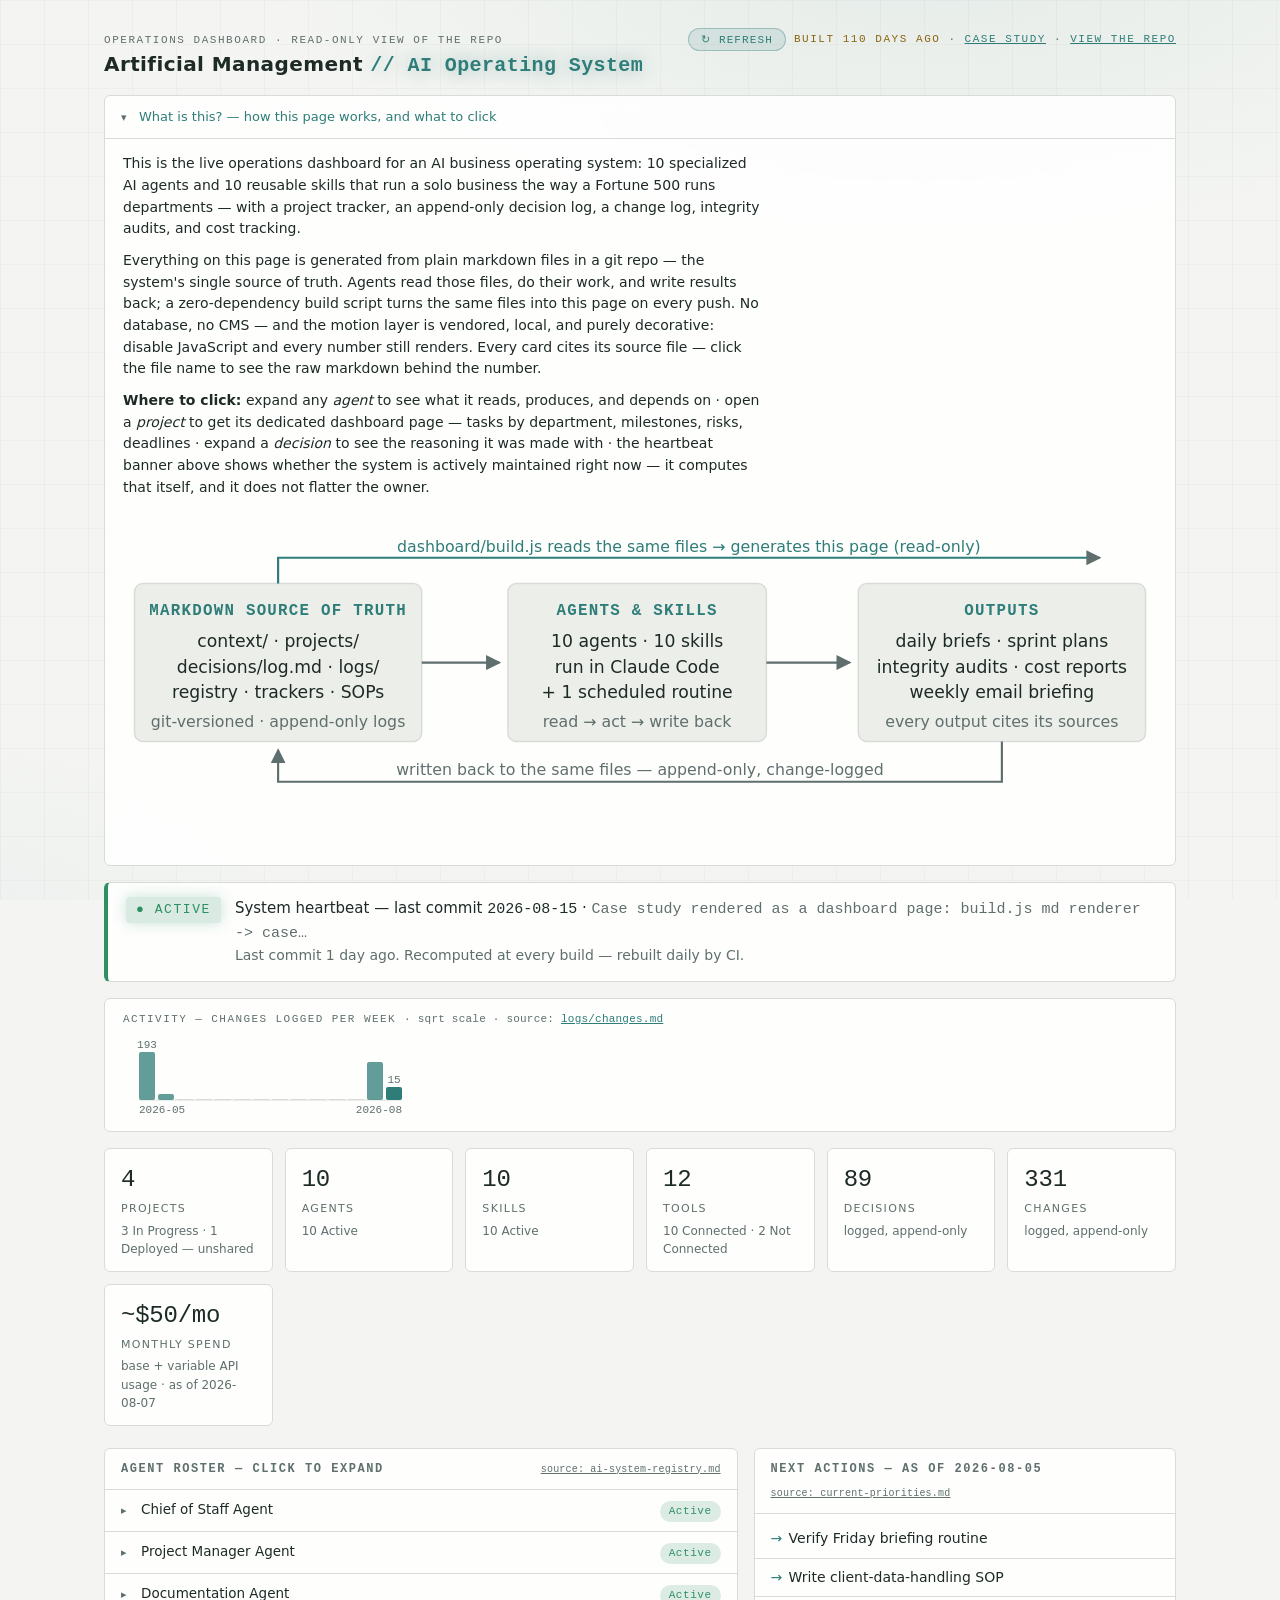
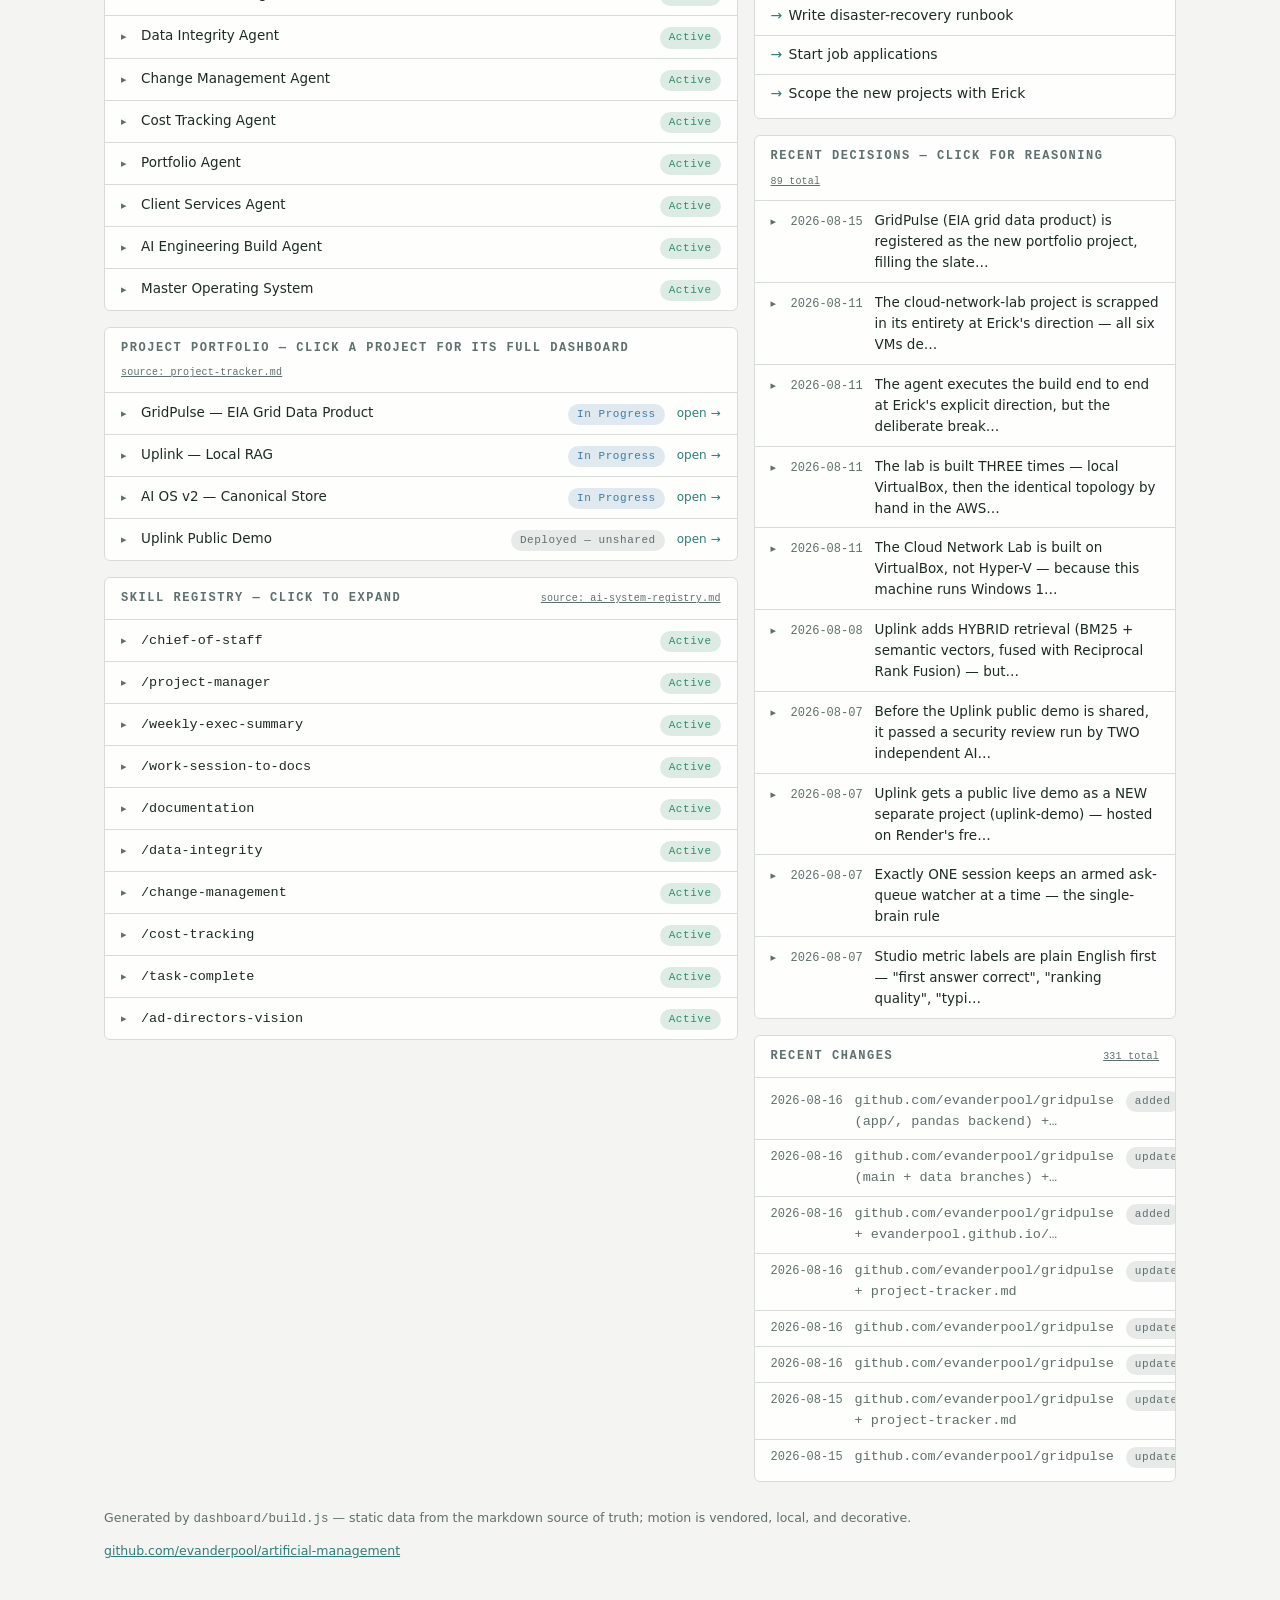
<file: dashboard/index.html>
<!doctype html>
<html lang="en">
<head>
<meta charset="utf-8">
<meta name="viewport" content="width=device-width, initial-scale=1">
<title>Artificial Management — Ops Dashboard</title>
<style>
:root{
  --ink:#0e1418; --panel:#151d23; --panel-2:#1a242b; --line:#243139;
  --text:#e7eceb; --dim:#8ca1a3; --accent:#56a8a2;
  --good:#53b788; --warn:#d9a441; --crit:#d96459; --info:#6fa8c9;
}
@media (prefers-color-scheme: light){
  :root{ --ink:#f4f5f2; --panel:#ffffff; --panel-2:#eceeea; --line:#d8dcd6;
    --text:#1d2a26; --dim:#5f6f6d; --accent:#2e7d78;
    --good:#2e8f63; --warn:#8a6410; --crit:#a53d33; --info:#3d7ba3; }
}
:root[data-theme="dark"]{ --ink:#0e1418; --panel:#151d23; --panel-2:#1a242b; --line:#243139;
  --text:#e7eceb; --dim:#8ca1a3; --accent:#56a8a2;
  --good:#53b788; --warn:#d9a441; --crit:#d96459; --info:#6fa8c9; }
:root[data-theme="light"]{ --ink:#f4f5f2; --panel:#ffffff; --panel-2:#eceeea; --line:#d8dcd6;
  --text:#1d2a26; --dim:#5f6f6d; --accent:#2e7d78;
  --good:#2e8f63; --warn:#8a6410; --crit:#a53d33; --info:#3d7ba3; }
*{box-sizing:border-box}
body{margin:0;background:var(--ink);color:var(--text);
  font:15px/1.55 "Segoe UI",system-ui,-apple-system,sans-serif;}
.mono,.num,.pill,.eyebrow,th,h1 .co{font-family:"Cascadia Code","SF Mono",Consolas,ui-monospace,monospace}
.num{font-variant-numeric:tabular-nums}
.wrap{max-width:1120px;margin:0 auto;padding:28px 24px 64px}
header{display:flex;justify-content:space-between;align-items:baseline;gap:16px;flex-wrap:wrap;margin-bottom:14px}
h1{font-size:20px;margin:0;letter-spacing:.02em}
h1 .co{color:var(--accent)}
.eyebrow{font-size:11px;text-transform:uppercase;letter-spacing:.14em;color:var(--dim)}
.built-row{display:flex;align-items:center;gap:8px;flex-wrap:wrap}
#builtAgo.stale{color:var(--warn)}
.refresh-btn{font-family:"Cascadia Code",Consolas,ui-monospace,monospace;font-size:11px;
  letter-spacing:.1em;text-transform:uppercase;cursor:pointer;
  background:color-mix(in srgb,var(--accent) 12%,transparent);color:var(--accent);
  border:1px solid color-mix(in srgb,var(--accent) 35%,transparent);
  border-radius:99px;padding:4px 12px}
.refresh-btn:hover{background:color-mix(in srgb,var(--accent) 20%,transparent)}
.refresh-btn:active{transform:scale(.97)}
.refresh-btn:focus-visible{outline:2px solid var(--accent);outline-offset:2px}
@media (prefers-reduced-motion: no-preference){
  .refresh-btn.spin{animation:spin 1s linear infinite}
  @keyframes spin{to{transform:rotate(360deg)}}
}
a{color:var(--accent)}
/* explainer */
.explainer{border:1px solid var(--line);background:var(--panel);border-radius:6px;margin-bottom:16px}
.explainer summary{cursor:pointer;padding:11px 16px;font-size:13px;color:var(--accent);list-style:none;display:flex;align-items:center;gap:10px}
.explainer summary::-webkit-details-marker{display:none}
.explainer[open] summary{border-bottom:1px solid var(--line)}
.explainer .x-body{padding:14px 18px;font-size:14px;color:var(--text);max-width:76ch}
.explainer .x-body p{margin:0 0 10px}
.explainer .arch{padding:6px 18px 16px;overflow-x:auto}
/* heartbeat */
.heartbeat{display:flex;gap:14px;align-items:flex-start;border:1px solid var(--line);
  border-left:4px solid var(--accent);background:var(--panel);border-radius:6px;
  padding:14px 18px;margin-bottom:16px}
.heartbeat.crit{border-left-color:var(--crit)}
.heartbeat.warn{border-left-color:var(--warn)}
.heartbeat.good{border-left-color:var(--good)}
.hb-label{font-family:"Cascadia Code",Consolas,ui-monospace,monospace;font-size:13px;
  letter-spacing:.12em;padding:3px 10px;border-radius:4px;white-space:nowrap}
.crit .hb-label{background:color-mix(in srgb,var(--crit) 18%,transparent);color:var(--crit)}
.warn .hb-label{background:color-mix(in srgb,var(--warn) 18%,transparent);color:var(--warn)}
.good .hb-label{background:color-mix(in srgb,var(--good) 18%,transparent);color:var(--good)}
.hb-detail{color:var(--dim);font-size:14px}
/* activity */
.activity{border:1px solid var(--line);background:var(--panel);border-radius:6px;padding:12px 18px 8px;margin-bottom:16px;overflow-x:auto}
.activity .a-title{font-size:11px;text-transform:uppercase;letter-spacing:.13em;color:var(--dim);
  font-family:"Cascadia Code",Consolas,ui-monospace,monospace;margin-bottom:8px}
.bar{fill:var(--accent);opacity:.75}
.bar:hover{opacity:1}
.bar-end{fill:var(--accent);opacity:1}
.bar-zero{fill:var(--line)}
.a-src{text-transform:none;letter-spacing:.02em}
.baseline{stroke:var(--line);stroke-width:1}
.bar-label{fill:var(--dim);font:11px "Cascadia Code",Consolas,ui-monospace,monospace;text-anchor:middle;font-variant-numeric:tabular-nums}
.axis-label{fill:var(--dim);font:11px "Cascadia Code",Consolas,ui-monospace,monospace}
/* arch diagram */
.node rect{fill:var(--panel-2);stroke:var(--line)}
.node-title{fill:var(--accent);font:600 11px "Cascadia Code",Consolas,ui-monospace,monospace;letter-spacing:.08em}
.node-body{fill:var(--text);font:12px "Segoe UI",system-ui,sans-serif}
.node-dim{fill:var(--dim);font:11px "Segoe UI",system-ui,sans-serif}
.node-accent{fill:var(--accent);font:11px "Segoe UI",system-ui,sans-serif}
.arrow{stroke:var(--dim);stroke-width:1.5}
.arrow-accent{stroke:var(--accent)}
.arrow-head{fill:var(--dim)}
/* metrics */
.metrics{display:grid;grid-template-columns:repeat(auto-fit,minmax(150px,1fr));gap:12px;margin-bottom:22px}
.metric{background:var(--panel);border:1px solid var(--line);border-radius:6px;padding:12px 16px}
.metric .v{font-family:"Cascadia Code",Consolas,ui-monospace,monospace;font-size:24px;
  font-variant-numeric:tabular-nums;letter-spacing:-.01em}
.metric .k{font-size:11px;text-transform:uppercase;letter-spacing:.12em;color:var(--dim);margin-top:2px}
.metric .s{font-size:12px;color:var(--dim);margin-top:4px}
/* layout */
.grid{display:grid;grid-template-columns:minmax(0,3fr) minmax(0,2fr);gap:16px;align-items:start}
@media (max-width:860px){.grid{grid-template-columns:1fr}}
.card{background:var(--panel);border:1px solid var(--line);border-radius:6px;overflow:hidden}
.card h2{font-size:12px;margin:0;padding:11px 16px;border-bottom:1px solid var(--line);
  text-transform:uppercase;letter-spacing:.13em;color:var(--dim);
  font-family:"Cascadia Code",Consolas,ui-monospace,monospace;font-weight:600;
  display:flex;justify-content:space-between;gap:8px;flex-wrap:wrap;align-items:baseline}
.card h2 small{letter-spacing:.02em;text-transform:none;font-weight:400}
.card h2 small a{color:var(--dim)}
.card h2 small a:hover{color:var(--accent)}
.card .scroll{overflow-x:auto}
table{border-collapse:collapse;width:100%;font-size:13.5px}
th{font-size:10.5px;text-transform:uppercase;letter-spacing:.1em;color:var(--dim);
  text-align:left;font-weight:600;padding:8px 16px;border-bottom:1px solid var(--line)}
td{padding:8px 16px;border-bottom:1px solid var(--line);vertical-align:top}
tr:last-child td{border-bottom:none}
tbody tr:nth-child(odd){background:color-mix(in srgb,var(--panel-2) 55%,transparent)}
.dim{color:var(--dim)}
.pill{display:inline-block;font-size:11px;letter-spacing:.05em;padding:2px 9px;border-radius:99px;white-space:nowrap}
.pill-good{background:color-mix(in srgb,var(--good) 16%,transparent);color:var(--good)}
.pill-warn{background:color-mix(in srgb,var(--warn) 16%,transparent);color:var(--warn)}
.pill-crit{background:color-mix(in srgb,var(--crit) 16%,transparent);color:var(--crit)}
.pill-info{background:color-mix(in srgb,var(--info) 16%,transparent);color:var(--info)}
.pill-muted{background:color-mix(in srgb,var(--dim) 14%,transparent);color:var(--dim)}
/* expandable rows */
details.row{border-bottom:1px solid var(--line)}
details.row:last-child{border-bottom:none}
details.row summary{cursor:pointer;display:flex;align-items:baseline;gap:12px;
  padding:9px 16px;list-style:none;font-size:13.5px}
details.row summary::-webkit-details-marker{display:none}
details.row summary:hover{background:color-mix(in srgb,var(--panel-2) 70%,transparent)}
details.row summary:focus-visible,.explainer summary:focus-visible{outline:2px solid var(--accent);outline-offset:-2px}
@media (max-width:520px){
  details.row summary{flex-wrap:wrap}
  .row-name{white-space:normal}
  table{min-width:560px}
}
/* phone layout — the same page, sized for a hand */
html{overflow-x:hidden}
@media (max-width:640px){
  .wrap{padding:16px 12px 48px}
  h1{font-size:17px}
  header{margin-bottom:10px}
  .metrics{grid-template-columns:repeat(auto-fit,minmax(124px,1fr));gap:10px}
  .metric{padding:10px 12px}
  .metric .v{font-size:20px}
  .grid{gap:12px}
  .explainer .x-body{padding:12px 14px;font-size:13.5px}
  .explainer .arch{max-width:100%;padding:6px 12px 14px}
  .activity{max-width:100%;padding:10px 12px 6px}
  a.row-link{flex-wrap:wrap}
  a.row-link .go{margin-left:auto}
  .card h2{padding:10px 14px;font-size:11px}
  .row-body{padding:4px 14px 12px 28px}
  ul.feed li,ul.next li{padding-left:14px;padding-right:14px}
  ul.next li{padding-left:30px}
}
.chev{flex:none;width:8px;color:var(--dim)}
.chev::before{content:"▸";font-size:11px}
details[open]>summary .chev::before{content:"▾"}
.row-name{flex:1;min-width:0;white-space:nowrap;overflow:hidden;text-overflow:ellipsis}
.row-wrap{white-space:normal}
.row-body{padding:4px 16px 14px 36px;font-size:13.5px;background:color-mix(in srgb,var(--panel-2) 45%,transparent)}
.row-body p{margin:6px 0 10px;max-width:72ch}
.kv{display:flex;flex-direction:column;gap:6px}
.kv .k{display:inline-block;min-width:96px;color:var(--dim);font-size:10.5px;
  text-transform:uppercase;letter-spacing:.1em;
  font-family:"Cascadia Code",Consolas,ui-monospace,monospace}
.kv>div{display:flex;gap:8px;align-items:baseline}
.kv span:last-child{color:var(--text)}
.task-group{margin-bottom:8px}
.task-owner{font-size:10.5px;text-transform:uppercase;letter-spacing:.1em;color:var(--accent);
  font-family:"Cascadia Code",Consolas,ui-monospace,monospace;margin:6px 0 4px}
.task-line{display:flex;justify-content:space-between;gap:10px;align-items:baseline;
  padding:3px 0;font-size:13px;border-bottom:1px dashed color-mix(in srgb,var(--line) 60%,transparent)}
.task-line:last-child{border-bottom:none}
.progress{display:inline-block;width:120px;height:6px;border-radius:3px;vertical-align:middle;
  background:color-mix(in srgb,var(--dim) 18%,transparent);overflow:hidden}
.progress.mini{width:56px;height:5px;flex:none}
.progress-fill{display:block;height:100%;background:var(--accent);border-radius:3px}
.overdue{color:var(--crit)}
ul.risk-list{margin:4px 0 0;padding-left:18px;font-size:13px}
ul.risk-list li{margin-bottom:3px;color:var(--text)}
a.row-link{display:flex;align-items:baseline;gap:12px;padding:9px 16px;font-size:13.5px;
  color:var(--text);text-decoration:none;border-bottom:1px solid var(--line)}
a.row-link:last-of-type{border-bottom:none}
a.row-link:hover{background:color-mix(in srgb,var(--panel-2) 70%,transparent)}
a.row-link:focus-visible{outline:2px solid var(--accent);outline-offset:-2px}
a.row-link .go{color:var(--accent);font-size:12px;white-space:nowrap}
.row-links{margin-top:10px;font-size:12.5px}
.row-links a{font-family:"Cascadia Code",Consolas,ui-monospace,monospace;font-size:12px}
ul.feed{list-style:none;margin:0;padding:6px 0}
ul.feed li{display:flex;gap:12px;align-items:baseline;padding:7px 16px;font-size:13.5px;border-bottom:1px solid var(--line)}
ul.feed li:last-child{border-bottom:none}
ul.feed .num{color:var(--dim);font-size:12px;white-space:nowrap}
details.row .num{color:var(--dim);font-size:12px;white-space:nowrap}
ul.next{list-style:none;margin:0;padding:6px 0}
ul.next li{padding:8px 16px 8px 34px;position:relative;font-size:14px;border-bottom:1px solid var(--line)}
ul.next li:last-child{border-bottom:none}
ul.next li::before{content:"→";position:absolute;left:16px;color:var(--accent)}
.col{display:flex;flex-direction:column;gap:16px;min-width:0}
footer{margin-top:26px;color:var(--dim);font-size:12.5px;display:flex;justify-content:space-between;gap:12px;flex-wrap:wrap}
/* showcase layer */
body{background-image:
  radial-gradient(1100px 520px at 72% -8%, color-mix(in srgb,var(--accent) 8%,transparent), transparent 62%),
  radial-gradient(800px 420px at -10% 108%, color-mix(in srgb,var(--info) 5%,transparent), transparent 60%),
  linear-gradient(color-mix(in srgb,var(--line) 24%,transparent) 1px, transparent 1px),
  linear-gradient(90deg, color-mix(in srgb,var(--line) 24%,transparent) 1px, transparent 1px);
  background-size:auto,auto,44px 44px,44px 44px;
  background-attachment:fixed}
.card,.metric,.heartbeat,.activity,.explainer{
  background:color-mix(in srgb,var(--panel) 86%,transparent);
  backdrop-filter:blur(9px);-webkit-backdrop-filter:blur(9px)}
h1 .co{text-shadow:0 0 18px color-mix(in srgb,var(--accent) 45%,transparent)}
.hb-label{box-shadow:0 0 14px color-mix(in srgb,currentColor 25%,transparent)}
.progress-fill{background:linear-gradient(90deg,var(--accent),color-mix(in srgb,var(--accent) 55%,var(--info)));
  box-shadow:0 0 8px color-mix(in srgb,var(--accent) 40%,transparent)}
@view-transition{navigation:auto}
::view-transition-old(root){animation-duration:.22s}
::view-transition-new(root){animation-duration:.32s}
@media (prefers-reduced-motion: no-preference){
  .heartbeat.good .hb-label{animation:pulse 2.4s ease-in-out infinite}
  @keyframes pulse{50%{opacity:.55}}
  .card,.metric{transition:transform .25s ease,box-shadow .25s ease,border-color .25s ease}
  .card:hover,.metric:hover{transform:translateY(-2px);border-color:color-mix(in srgb,var(--accent) 45%,var(--line));
    box-shadow:0 10px 34px -14px color-mix(in srgb,var(--accent) 45%,transparent)}
  a.row-link,details.row summary{transition:background .2s ease}
  a.row-link .go{transition:transform .2s ease}
  a.row-link:hover .go{transform:translateX(4px)}
  .pill{transition:box-shadow .25s ease}
  .pill-good:hover,.pill-crit:hover,.pill-warn:hover{box-shadow:0 0 10px color-mix(in srgb,currentColor 35%,transparent)}
}
@media (prefers-reduced-motion: reduce){
  ::view-transition-old(root),::view-transition-new(root){animation:none}
}

</style>
</head>
<body>
<main class="wrap">


<header>
  <div>
    <div class="eyebrow">Operations Dashboard · read-only view of the repo</div>
    <h1>Artificial Management <span class="co">// AI Operating System</span></h1>
  </div>
  <div class="eyebrow num built-row">
    <button id="refreshBtn" class="refresh-btn" type="button" title="Reload the latest published build">↻ Refresh</button>
    <span id="builtAgo" data-built="2026-08-16T18:45:07.255Z">built 2026-08-16 18:45 UTC</span>
    · <a href="case-study.html">case study</a>
    · <a href="https://github.com/evanderpool/artificial-management">view the repo</a>
  </div>
</header>

<details class="explainer" open>
  <summary><span class="chev"></span>What is this? — how this page works, and what to click</summary>
  <div class="x-body">
    <p>This is the live operations dashboard for an AI business operating system:
    10 specialized AI agents and 10 reusable skills that run a solo
    business the way a Fortune 500 runs departments — with a project tracker, an
    append-only decision log, a change log, integrity audits, and cost tracking.</p>
    <p>Everything on this page is generated from plain markdown files in a git repo —
    the system's single source of truth. Agents read those files, do their work, and
    write results back; a zero-dependency build script turns the same files into this
    page on every push. No database, no CMS — and the motion layer is vendored,
    local, and purely decorative: disable JavaScript and every number still renders.
    Every card cites its source file — click the file name to see the raw markdown
    behind the number.</p>
    <p><strong>Where to click:</strong> expand any <em>agent</em> to see what it reads, produces, and
    depends on · open a <em>project</em> to get its dedicated dashboard page — tasks by department, milestones, risks, deadlines · expand a <em>decision</em> to see the reasoning it was made with · the
    heartbeat banner above shows whether the system is actively maintained right now —
    it computes that itself, and it does not flatter the owner.</p>
  </div>
  <div class="arch"><svg viewBox="0 -8 720 218" width="100%" style="min-width:640px" role="img"
  aria-label="Architecture: markdown source of truth is read by agents and skills, whose outputs are written back append-only; this dashboard is generated read-only from the same files.">
  <defs>
    <marker id="arr" viewBox="0 0 8 8" refX="7" refY="4" markerWidth="7" markerHeight="7" orient="auto">
      <path d="M0,0 L8,4 L0,8 z" class="arrow-head"/>
    </marker>
  </defs>
  <g class="node">
    <rect x="8" y="30" width="200" height="110" rx="6"/>
    <text x="108" y="52" text-anchor="middle" class="node-title">MARKDOWN SOURCE OF TRUTH</text>
    <text x="108" y="74" text-anchor="middle" class="node-body">context/ · projects/</text>
    <text x="108" y="92" text-anchor="middle" class="node-body">decisions/log.md · logs/</text>
    <text x="108" y="110" text-anchor="middle" class="node-body">registry · trackers · SOPs</text>
    <text x="108" y="130" text-anchor="middle" class="node-dim">git-versioned · append-only logs</text>
  </g>
  <g class="node">
    <rect x="268" y="30" width="180" height="110" rx="6"/>
    <text x="358" y="52" text-anchor="middle" class="node-title">AGENTS &amp; SKILLS</text>
    <text x="358" y="74" text-anchor="middle" class="node-body">10 agents · 10 skills</text>
    <text x="358" y="92" text-anchor="middle" class="node-body">run in Claude Code</text>
    <text x="358" y="110" text-anchor="middle" class="node-body">+ 1 scheduled routine</text>
    <text x="358" y="130" text-anchor="middle" class="node-dim">read → act → write back</text>
  </g>
  <g class="node">
    <rect x="512" y="30" width="200" height="110" rx="6"/>
    <text x="612" y="52" text-anchor="middle" class="node-title">OUTPUTS</text>
    <text x="612" y="74" text-anchor="middle" class="node-body">daily briefs · sprint plans</text>
    <text x="612" y="92" text-anchor="middle" class="node-body">integrity audits · cost reports</text>
    <text x="612" y="110" text-anchor="middle" class="node-body">weekly email briefing</text>
    <text x="612" y="130" text-anchor="middle" class="node-dim">every output cites its sources</text>
  </g>
  <line x1="208" y1="85" x2="262" y2="85" class="arrow" marker-end="url(#arr)"/>
  <line x1="448" y1="85" x2="506" y2="85" class="arrow" marker-end="url(#arr)"/>
  <path d="M 612 140 L 612 168 L 108 168 L 108 146" class="arrow" fill="none" marker-end="url(#arr)"/>
  <text x="360" y="163" text-anchor="middle" class="node-dim">written back to the same files — append-only, change-logged</text>
  <path d="M 108 30 L 108 12 L 680 12" class="arrow arrow-accent" fill="none" marker-end="url(#arr)"/>
  <text x="394" y="8" text-anchor="middle" class="node-accent">dashboard/build.js reads the same files → generates this page (read-only)</text>
</svg></div>
</details>

<div class="heartbeat good">
  <span class="hb-label">● ACTIVE</span>
  <div>
    <div>System heartbeat — last commit <span class="num">2026-08-15</span> · <span class="mono dim">Case study rendered as a dashboard page: build.js md renderer -&gt; case…</span></div>
    <div class="hb-detail">Last commit 1 day ago. Recomputed at every build — rebuilt daily by CI.</div>
  </div>
</div>

<div class="activity">
  <div class="a-title">Activity — changes logged per week <span class="a-src">· sqrt scale · source: <a href="https://github.com/evanderpool/artificial-management/blob/main/logs/changes.md" target="_blank" rel="noopener">logs/changes.md</a></span></div>
  <svg viewBox="0 0 295 80" width="295" height="80" role="img"
    aria-label="Changes logged per week, 2026-05 to 2026-08: peak 193 in week of 2026-05-11, 10 quiet weeks, 15 this week. Square-root scale.">
    <line x1="16" y1="64" x2="279" y2="64" class="baseline"/>
    <rect x="16" y="16" width="16" height="48" rx="2"
        class="bar"><title>Week of 2026-05-11: 193 changes logged</title></rect><text x="24" y="12" class="bar-label">193</text>
<rect x="35" y="58" width="16" height="6" rx="2"
        class="bar"><title>Week of 2026-05-18: 3 changes logged</title></rect>
<rect x="54" y="63" width="16" height="1" class="bar-zero"><title>Week of 2026-05-25: no changes logged</title></rect>
<rect x="73" y="63" width="16" height="1" class="bar-zero"><title>Week of 2026-06-01: no changes logged</title></rect>
<rect x="92" y="63" width="16" height="1" class="bar-zero"><title>Week of 2026-06-08: no changes logged</title></rect>
<rect x="111" y="63" width="16" height="1" class="bar-zero"><title>Week of 2026-06-15: no changes logged</title></rect>
<rect x="130" y="63" width="16" height="1" class="bar-zero"><title>Week of 2026-06-22: no changes logged</title></rect>
<rect x="149" y="63" width="16" height="1" class="bar-zero"><title>Week of 2026-06-29: no changes logged</title></rect>
<rect x="168" y="63" width="16" height="1" class="bar-zero"><title>Week of 2026-07-06: no changes logged</title></rect>
<rect x="187" y="63" width="16" height="1" class="bar-zero"><title>Week of 2026-07-13: no changes logged</title></rect>
<rect x="206" y="63" width="16" height="1" class="bar-zero"><title>Week of 2026-07-20: no changes logged</title></rect>
<rect x="225" y="63" width="16" height="1" class="bar-zero"><title>Week of 2026-07-27: no changes logged</title></rect>
<rect x="244" y="26" width="16" height="38" rx="2"
        class="bar"><title>Week of 2026-08-03: 120 changes logged</title></rect>
<rect x="263" y="51" width="16" height="13" rx="2"
        class="bar bar-end"><title>Week of 2026-08-10: 15 changes logged</title></rect><text x="271" y="47" class="bar-label">15</text>
    <text x="16" y="77" class="axis-label">2026-05</text>
    <text x="279" y="77" class="axis-label" text-anchor="end">2026-08</text>
  </svg>
</div>

<div class="metrics">
  <div class="metric"><div class="v">4</div><div class="k">Projects</div><div class="s">3 In Progress · 1 Deployed — unshared</div></div>
  <div class="metric"><div class="v">10</div><div class="k">Agents</div><div class="s">10 Active</div></div>
  <div class="metric"><div class="v">10</div><div class="k">Skills</div><div class="s">10 Active</div></div>
  <div class="metric"><div class="v">12</div><div class="k">Tools</div><div class="s">10 Connected · 2 Not Connected</div></div>
  <div class="metric"><div class="v">89</div><div class="k">Decisions</div><div class="s">logged, append-only</div></div>
  <div class="metric"><div class="v">331</div><div class="k">Changes</div><div class="s">logged, append-only</div></div>
  <div class="metric"><div class="v">~$50/mo</div><div class="k">Monthly spend</div><div class="s">base + variable API usage · as of 2026-08-07</div></div>
</div>

<div class="grid">
  <div class="col">
    <div class="card">
      <h2>Agent roster — click to expand <small><a href="https://github.com/evanderpool/artificial-management/blob/main/projects/master-operating-system/ai-system-registry.md" target="_blank" rel="noopener">source: ai-system-registry.md</a></small></h2>
<details class="row">
  <summary><span class="chev"></span><span class="row-name">Chief of Staff Agent</span><span class="pill pill-good">Active</span></summary>
  <div class="row-body">
    <p>Synthesizes project status, priorities, and decisions into executive summaries and next-action directives</p>
    <div class="kv">
      <div><span class="k">Reads</span><span>All project READMEs, change log, decision log, session logs, priorities</span></div>
      <div><span class="k">Produces</span><span>Daily brief, weekly summary, next-action list, blocker report</span></div>
      <div><span class="k">Depends on</span><span>Project Manager Agent, Documentation Agent</span></div>
    </div>
    <div class="row-links"><a href="https://github.com/evanderpool/artificial-management/blob/main/projects/chief-of-staff-agent/spec.md" target="_blank" rel="noopener">spec: projects/chief-of-staff-agent/spec.md</a></div>
  </div>
</details>
<details class="row">
  <summary><span class="chev"></span><span class="row-name">Project Manager Agent</span><span class="pill pill-good">Active</span></summary>
  <div class="row-body">
    <p>Tracks all workstreams, tasks, deadlines, and blockers across all registered projects and produces weekly sprint plans</p>
    <div class="kv">
      <div><span class="k">Reads</span><span>goals.md, current-priorities.md, all project READMEs, change log</span></div>
      <div><span class="k">Produces</span><span>Sprint plan, status report, deadline risk report, blocker escalation</span></div>
      <div><span class="k">Depends on</span><span>Chief of Staff Agent, all project READMEs</span></div>
    </div>
    <div class="row-links"><a href="https://github.com/evanderpool/artificial-management/blob/main/projects/project-manager-agent/spec.md" target="_blank" rel="noopener">spec: projects/project-manager-agent/spec.md</a></div>
  </div>
</details>
<details class="row">
  <summary><span class="chev"></span><span class="row-name">Documentation Agent</span><span class="pill pill-good">Active</span></summary>
  <div class="row-body">
    <p>Converts work sessions, decisions, and build events into clean structured documentation automatically</p>
    <div class="kv">
      <div><span class="k">Reads</span><span>Session notes, change log, decision log, project READMEs, templates</span></div>
      <div><span class="k">Produces</span><span>Session summaries, updated READMEs, change log entries, SOP drafts, case studies</span></div>
      <div><span class="k">Depends on</span><span>work-session-to-docs skill, Data Integrity Agent</span></div>
    </div>
    <div class="row-links"><a href="https://github.com/evanderpool/artificial-management/blob/main/projects/documentation-agent/spec.md" target="_blank" rel="noopener">spec: projects/documentation-agent/spec.md</a></div>
  </div>
</details>
<details class="row">
  <summary><span class="chev"></span><span class="row-name">Data Integrity Agent</span><span class="pill pill-good">Active</span></summary>
  <div class="row-body">
    <p>Validates consistency across all system documents, flags conflicts and outdated info, maintains system trustworthiness</p>
    <div class="kv">
      <div><span class="k">Reads</span><span>All context files, all project READMEs, all agent specs, decision log, change log</span></div>
      <div><span class="k">Produces</span><span>Inconsistency report, missing fields report, outdated info flags, confidence scores</span></div>
      <div><span class="k">Depends on</span><span>All context files, Documentation Agent</span></div>
    </div>
    <div class="row-links"><a href="https://github.com/evanderpool/artificial-management/blob/main/projects/data-integrity-agent/spec.md" target="_blank" rel="noopener">spec: projects/data-integrity-agent/spec.md</a></div>
  </div>
</details>
<details class="row">
  <summary><span class="chev"></span><span class="row-name">Change Management Agent</span><span class="pill pill-good">Active</span></summary>
  <div class="row-body">
    <p>Tracks everything that changes inside Artificial Management — what changed, when, and why</p>
    <div class="kv">
      <div><span class="k">Reads</span><span>System changes, updated files, new workflows, modified prompts</span></div>
      <div><span class="k">Produces</span><span>Change log entries, version diff summaries, rollback docs, outdated reference flags</span></div>
      <div><span class="k">Depends on</span><span>logs/changes.md</span></div>
    </div>
    <div class="row-links"><a href="https://github.com/evanderpool/artificial-management/blob/main/projects/change-management-agent/spec.md" target="_blank" rel="noopener">spec: projects/change-management-agent/spec.md</a></div>
  </div>
</details>
<details class="row">
  <summary><span class="chev"></span><span class="row-name">Cost Tracking Agent</span><span class="pill pill-good">Active</span></summary>
  <div class="row-body">
    <p>Tracks all tools, APIs, subscriptions, and compute costs for Artificial Management</p>
    <div class="kv">
      <div><span class="k">Reads</span><span>Tool subscriptions, API costs, software licenses, storage costs</span></div>
      <div><span class="k">Produces</span><span>Monthly spend summary, cost change alerts, waste flags, pricing recommendations</span></div>
      <div><span class="k">Depends on</span><span>External billing data</span></div>
    </div>
    <div class="row-links"><a href="https://github.com/evanderpool/artificial-management/blob/main/projects/cost-tracking-agent/spec.md" target="_blank" rel="noopener">spec: projects/cost-tracking-agent/spec.md</a></div>
  </div>
</details>
<details class="row">
  <summary><span class="chev"></span><span class="row-name">Portfolio Agent</span><span class="pill pill-good">Active</span></summary>
  <div class="row-body">
    <p>Converts every technical project and workflow into job-search and client-facing proof</p>
    <div class="kv">
      <div><span class="k">Reads</span><span>Completed tasks, agent specs, automation workflows, business outcomes</span></div>
      <div><span class="k">Produces</span><span>Resume bullets, case studies, LinkedIn posts, GitHub READMEs, interview stories</span></div>
      <div><span class="k">Depends on</span><span>All project deliverables</span></div>
    </div>
    <div class="row-links"><a href="https://github.com/evanderpool/artificial-management/blob/main/projects/portfolio-agent/spec.md" target="_blank" rel="noopener">spec: projects/portfolio-agent/spec.md</a></div>
  </div>
</details>
<details class="row">
  <summary><span class="chev"></span><span class="row-name">Client Services Agent</span><span class="pill pill-good">Active</span></summary>
  <div class="row-body">
    <p>Packages Artificial Management's capabilities into marketable service offers for SMB clients</p>
    <div class="kv">
      <div><span class="k">Reads</span><span>Services list, market feedback, portfolio work, pain points, pricing logic</span></div>
      <div><span class="k">Produces</span><span>Service packages (4 tiers), discovery call script, proposal template, outreach templates (6), client onboarding SOP</span></div>
      <div><span class="k">Depends on</span><span>Portfolio Agent</span></div>
    </div>
    <div class="row-links"><a href="https://github.com/evanderpool/artificial-management/blob/main/projects/client-services-agent/spec.md" target="_blank" rel="noopener">spec: projects/client-services-agent/spec.md</a></div>
  </div>
</details>
<details class="row">
  <summary><span class="chev"></span><span class="row-name">AI Engineering Build Agent</span><span class="pill pill-good">Active</span></summary>
  <div class="row-body">
    <p>Designs and implements the technical architecture of the Artificial Management AI system</p>
    <div class="kv">
      <div><span class="k">Reads</span><span>Business requirements, agent specs, data flows, tool constraints</span></div>
      <div><span class="k">Produces</span><span>Architecture diagrams, tool selection rationale, database schemas, workflow specs</span></div>
      <div><span class="k">Depends on</span><span>All agent specs</span></div>
    </div>
    <div class="row-links"><a href="https://github.com/evanderpool/artificial-management/blob/main/projects/ai-engineering-build-agent/spec.md" target="_blank" rel="noopener">spec: projects/ai-engineering-build-agent/spec.md</a></div>
  </div>
</details>
<details class="row">
  <summary><span class="chev"></span><span class="row-name">Master Operating System</span><span class="pill pill-good">Active</span></summary>
  <div class="row-body">
    <p>The central system that connects all agents, projects, documentation, dashboards, and workflows</p>
    <div class="kv">
      <div><span class="k">Reads</span><span>All system files</span></div>
      <div><span class="k">Produces</span><span>Project tracker, AI system registry, weekly exec summary, architecture docs, ops dashboard</span></div>
      <div><span class="k">Depends on</span><span>All agents and tools</span></div>
    </div>
    
  </div>
</details>
    </div>
    <div class="card">
      <h2>Project portfolio — click a project for its full dashboard <small><a href="https://github.com/evanderpool/artificial-management/blob/main/projects/master-operating-system/project-tracker.md" target="_blank" rel="noopener">source: project-tracker.md</a></small></h2>
<a class="row-link" href="projects/gridpulse.html"><span class="chev"></span><span class="row-name">GridPulse — EIA Grid Data Product</span><span class="pill pill-info">In Progress</span><span class="go">open →</span></a>
<a class="row-link" href="projects/uplink.html"><span class="chev"></span><span class="row-name">Uplink — Local RAG</span><span class="pill pill-info">In Progress</span><span class="go">open →</span></a>
<a class="row-link" href="projects/ai-os-v2-canonical-store.html"><span class="chev"></span><span class="row-name">AI OS v2 — Canonical Store</span><span class="pill pill-info">In Progress</span><span class="go">open →</span></a>
<a class="row-link" href="projects/uplink-demo.html"><span class="chev"></span><span class="row-name">Uplink Public Demo</span><span class="pill pill-muted">Deployed — unshared</span><span class="go">open →</span></a>
    </div>
    <div class="card">
      <h2>Skill registry — click to expand <small><a href="https://github.com/evanderpool/artificial-management/blob/main/projects/master-operating-system/ai-system-registry.md" target="_blank" rel="noopener">source: ai-system-registry.md</a></small></h2>
<details class="row">
  <summary><span class="chev"></span><span class="row-name mono">/chief-of-staff</span><span class="pill pill-good">Active</span></summary>
  <div class="row-body">
    <p>Reads all project READMEs (dynamic), logs, and priorities and produces a daily brief — saved to file and displayed in chat</p>
    <div class="row-links"><a href="https://github.com/evanderpool/artificial-management/blob/main/.claude/skills/chief-of-staff/SKILL.md" target="_blank" rel="noopener">source: .claude/skills/chief-of-staff/SKILL.md</a><span class="dim">· used by Erick</span></div>
  </div>
</details>
<details class="row">
  <summary><span class="chev"></span><span class="row-name mono">/project-manager</span><span class="pill pill-good">Active</span></summary>
  <div class="row-body">
    <p>Produces sprint plans, status checks, and blocker reviews across all registered projects — 3 modes (sprint/status/blockers)</p>
    <div class="row-links"><a href="https://github.com/evanderpool/artificial-management/blob/main/.claude/skills/project-manager/SKILL.md" target="_blank" rel="noopener">source: .claude/skills/project-manager/SKILL.md</a><span class="dim">· used by Chief of Staff Agent, Erick</span></div>
  </div>
</details>
<details class="row">
  <summary><span class="chev"></span><span class="row-name mono">/weekly-exec-summary</span><span class="pill pill-good">Active</span></summary>
  <div class="row-body">
    <p>Automates producing a structured weekly executive briefing — reads all source files and fills out the weekly-exec-summary template</p>
    <div class="row-links"><a href="https://github.com/evanderpool/artificial-management/blob/main/.claude/skills/weekly-exec-summary/SKILL.md" target="_blank" rel="noopener">source: .claude/skills/weekly-exec-summary/SKILL.md</a><span class="dim">· used by Chief of Staff Agent, Erick</span></div>
  </div>
</details>
<details class="row">
  <summary><span class="chev"></span><span class="row-name mono">/work-session-to-docs</span><span class="pill pill-good">Active</span></summary>
  <div class="row-body">
    <p>Captures decisions and changes from any work session and updates all relevant docs — session log, change log, decision log, project README</p>
    <div class="row-links"><a href="https://github.com/evanderpool/artificial-management/blob/main/.claude/skills/work-session-to-docs/SKILL.md" target="_blank" rel="noopener">source: .claude/skills/work-session-to-docs/SKILL.md</a><span class="dim">· used by Documentation Agent, Erick</span></div>
  </div>
</details>
<details class="row">
  <summary><span class="chev"></span><span class="row-name mono">/documentation</span><span class="pill pill-good">Active</span></summary>
  <div class="row-body">
    <p>Converts sessions, decisions, and changes into structured documentation — 3 modes: session summary, README update, SOP draft</p>
    <div class="row-links"><a href="https://github.com/evanderpool/artificial-management/blob/main/.claude/skills/documentation/SKILL.md" target="_blank" rel="noopener">source: .claude/skills/documentation/SKILL.md</a><span class="dim">· used by Erick</span></div>
  </div>
</details>
<details class="row">
  <summary><span class="chev"></span><span class="row-name mono">/data-integrity</span><span class="pill pill-good">Active</span></summary>
  <div class="row-body">
    <p>Validates system document consistency — 3 modes: full audit, quick check, conflict resolution; confidence scoring (0–100)</p>
    <div class="row-links"><a href="https://github.com/evanderpool/artificial-management/blob/main/.claude/skills/data-integrity/SKILL.md" target="_blank" rel="noopener">source: .claude/skills/data-integrity/SKILL.md</a><span class="dim">· used by Data Integrity Agent, Erick</span></div>
  </div>
</details>
<details class="row">
  <summary><span class="chev"></span><span class="row-name mono">/change-management</span><span class="pill pill-good">Active</span></summary>
  <div class="row-body">
    <p>Logs, reviews, and flags all system changes — 3 modes: log changes (default), review (gap/orphan detection), flag [topic]</p>
    <div class="row-links"><a href="https://github.com/evanderpool/artificial-management/blob/main/.claude/skills/change-management/SKILL.md" target="_blank" rel="noopener">source: .claude/skills/change-management/SKILL.md</a><span class="dim">· used by Change Management Agent, Erick</span></div>
  </div>
</details>
<details class="row">
  <summary><span class="chev"></span><span class="row-name mono">/cost-tracking</span><span class="pill pill-good">Active</span></summary>
  <div class="row-body">
    <p>Monthly spend report and add-tool workflow — 2 modes: monthly-report (default), add-tool</p>
    <div class="row-links"><a href="https://github.com/evanderpool/artificial-management/blob/main/.claude/skills/cost-tracking/SKILL.md" target="_blank" rel="noopener">source: .claude/skills/cost-tracking/SKILL.md</a><span class="dim">· used by Cost Tracking Agent, Erick</span></div>
  </div>
</details>
<details class="row">
  <summary><span class="chev"></span><span class="row-name mono">/task-complete</span><span class="pill pill-good">Active</span></summary>
  <div class="row-body">
    <p>Cascades a completed task across all tracking files in one pass — current-priorities, project tracker, registry, project README, change log, source-of-truth map</p>
    <div class="row-links"><a href="https://github.com/evanderpool/artificial-management/blob/main/.claude/skills/task-complete/SKILL.md" target="_blank" rel="noopener">source: .claude/skills/task-complete/SKILL.md</a><span class="dim">· used by Erick</span></div>
  </div>
</details>
<details class="row">
  <summary><span class="chev"></span><span class="row-name mono">/ad-directors-vision</span><span class="pill pill-good">Active</span></summary>
  <div class="row-body">
    <p>Produces a full Director's Vision document for conversion-focused video ads — 7 sections covering brand focus, emotional arc, cinematography, scene structure, pacing, ad manager strategy, and affiliate/conversion — for TikTok, Reels, YouTube Shorts, UGC, and performance marketing content</p>
    <div class="row-links"><a href="https://github.com/evanderpool/artificial-management/blob/main/.claude/skills/ad-directors-vision/SKILL.md" target="_blank" rel="noopener">source: .claude/skills/ad-directors-vision/SKILL.md</a><span class="dim">· used by Erick</span></div>
  </div>
</details>
    </div>
  </div>
  <div class="col">



    <div class="card">
      <h2>Next actions — as of 2026-08-05 <small><a href="https://github.com/evanderpool/artificial-management/blob/main/context/current-priorities.md" target="_blank" rel="noopener">source: current-priorities.md</a></small></h2>
      
      <ul class="next">
<li>Verify Friday briefing routine</li>
<li>Write client-data-handling SOP</li>
<li>Write disaster-recovery runbook</li>
<li>Start job applications</li>
<li>Scope the new projects with Erick</li>
      </ul>
    </div>
    <div class="card">
      <h2>Recent decisions — click for reasoning <small><a href="https://github.com/evanderpool/artificial-management/blob/main/decisions/log.md" target="_blank" rel="noopener">89 total</a></small></h2>
<details class="row">
  <summary><span class="chev"></span><span class="num">2026-08-15</span><span class="row-name row-wrap">GridPulse (EIA grid data product) is registered as the new portfolio project, filling the slate…</span></summary>
  <div class="row-body">
    <p>GridPulse (EIA grid data product) is registered as the new portfolio project, filling the slate slot reopened by the cloud-network-lab scrap — and it supersedes the Florida DOR parcel-conversion concept that was being explored the same day for data-engineering resume coverage</p>
    <div class="kv">
      <div><span class="k">Reasoning</span><span>Erick planned GridPulse to completion in a separate session (two-agent brainstorm + red-team stress test, both published as claude.ai artifacts) and delivered it via a machine-handoff folder mid-conversation, which under the how-to-register rule makes it a defined project: decisions locked, phases scoped, risks red-teamed. It covers the same DE-resume gaps the Florida DOR idea targeted (API ingestion, conversion tool with quarantine, bronze/silver/gold, scheduled incremental pulls, measurable quality loop) with a tighter MVP and [price redacted] cost ceiling; the Airflow/dbt keyword gap remains assigned to ai-os-v2-canonical-store, not this project</span></div>
      <div><span class="k">Context</span><span>Planning artifacts are authoritative and must be updated, never recreated (links in projects/gridpulse/README.md). Build order per the red-team report: EIA key + data validation for all 3 questions BEFORE repo creation; data on an orphan branch; ceremony capped pre-ship. No code exists yet; MVP target 2026-09-07</span></div>
    </div>
  </div>
</details>
<details class="row">
  <summary><span class="chev"></span><span class="num">2026-08-11</span><span class="row-name row-wrap">The cloud-network-lab project is scrapped in its entirety at Erick's direction — all six VMs de…</span></summary>
  <div class="row-body">
    <p>The cloud-network-lab project is scrapped in its entirety at Erick's direction — all six VMs deleted with their disks, the am-public NAT network and host-only adapter removed, the VirtualBox media registry emptied, C:\Users\Erick\CloudLab (~40 GB: ISOs, VM disks, SSH keys, build artifacts) deleted, and the projects/cloud-network-lab/ documentation removed from the repo rather than archived — Erick chose full deletion over the archive option when offered both</p>
    <div class="kv">
      <div><span class="k">Reasoning</span><span>Erick's call, made mid-build during the DMZ phase; the standing archive-don't-delete rule was raised explicitly and he chose deletion anyway, which under the repo's own escalation rule (concern stated once, user reaffirms, proceed) is binding</span></div>
      <div><span class="k">Context</span><span>at teardown the lab had five running VMs (OPNsense perimeter with a DMZ interface + live DMZ policy, Debian router/bastion, Debian app server, Postgres+pgvector db with proven zero egress, Windows Server 2025 DC on corp.internal) plus a sixth Alpine DMZ host mid-bootstrap; an unresolved firewall Unbound SERVFAIL diagnosis was in flight (DNSBL module ruled out by controlled experiment, root priming worked, per-query sends stopped — undiagnosed at teardown). Prior decision entries about the lab remain per the append-only rule; they describe a project that no longer exists. Tracker slate slot reopened — new-project scoping with Erick still pending</span></div>
    </div>
  </div>
</details>
<details class="row">
  <summary><span class="chev"></span><span class="num">2026-08-11</span><span class="row-name row-wrap">The agent executes the build end to end at Erick's explicit direction, but the deliberate break…</span></summary>
  <div class="row-body">
    <p>The agent executes the build end to end at Erick's explicit direction, but the deliberate break/fix drills remain Erick's own work</p>
    <div class="kv">
      <div><span class="k">Reasoning</span><span>Erick asked for this to be done by AI — which is on-thesis for Artificial Management (AI agents doing real operational work) and is itself the better case-study framing: &quot;I directed an agent to design, build, document and verify a segmented network, then port it to AWS.&quot; The tradeoff was named once rather than argued: full agent execution costs the operator muscle memory. Mitigation is that every command and its rationale is narrated in the build log, and step 5 — breaking the lab on purpose (bad route, wrong rule, missing forward) and diagnosing with ip route / ss / tcpdump — stays in Erick's hands, because that is the part that has to survive an interview. Documentation was registered BEFORE the first VM rather than after: if the evolution is the product, a reconstructed log is a sanitised one, and the everything-worked-first-try narrative is exactly what makes portfolio projects read as fiction</span></div>
      <div><span class="k">Context</span><span>the one thing the agent genuinely cannot do unattended is the VirtualBox install and host-only adapter creation — both ship or touch kernel drivers and require an administrator elevation prompt only a human at the keyboard can approve. Tracked as a Blocked task in the tracker rather than silently retried</span></div>
    </div>
  </div>
</details>
<details class="row">
  <summary><span class="chev"></span><span class="num">2026-08-11</span><span class="row-name row-wrap">The lab is built THREE times — local VirtualBox, then the identical topology by hand in the AWS…</span></summary>
  <div class="row-body">
    <p>The lab is built THREE times — local VirtualBox, then the identical topology by hand in the AWS console, then the same thing in Terraform — and the progression itself is the portfolio artifact</p>
    <div class="kv">
      <div><span class="k">Reasoning</span><span>Erick's own framing was local-then-cloud with the evolution explained in the case study, which is a stronger piece than either half alone: a finished network proves tutorial-following, whereas one architecture expressed three ways with the reasoning between them proves the abstraction is understood. One phase was ADDED to his plan — the manual console rebuild — because going straight from VMs to Terraform produces someone who can run apply without being able to diagnose what it built. The centrepiece deliverable is a lab→cloud mapping table (NAT Network→VPC+IGW, nftables→security groups, VBoxManage→Terraform) which is what converts a homelab into a cloud-engineering artifact for a recruiter</span></div>
      <div><span class="k">Context</span><span>Erick is applying for BOTH cloud and AI engineering roles, so the db tier runs Postgres + pgvector — the lab becomes the rehearsal environment for the ai-os-v2-canonical-store migration instead of competing with it for hours. Cost trap identified up front: AWS managed NAT Gateway is NOT free tier (~[price redacted]/hr, ~[price redacted], billed idle) — Phases 2-3 use a NAT instance or design around egress, and a billing alarm is the first resource created before any network resource</span></div>
    </div>
  </div>
</details>
<details class="row">
  <summary><span class="chev"></span><span class="num">2026-08-11</span><span class="row-name row-wrap">The Cloud Network Lab is built on VirtualBox, not Hyper-V — because this machine runs Windows 1…</span></summary>
  <div class="row-body">
    <p>The Cloud Network Lab is built on VirtualBox, not Hyper-V — because this machine runs Windows 11 HOME and therefore cannot run Hyper-V at all</p>
    <div class="kv">
      <div><span class="k">Reasoning</span><span>the question was posed as a VirtualBox-vs-Hyper-V tradeoff, but the premise was false and checking it first changed the answer. Host survey found virtmgmt.msc and vmms.exe absent from disk and the vmms service unregistered; the Hyper-V role is a Pro/Enterprise/Education feature Microsoft does not ship on Home. What made Hyper-V look present was HypervisorPresent:True, which reports the Virtual Machine Platform — the reduced hypervisor Windows runs beneath itself for WSL2 and virtualization-based security. It hosts WSL, not general-purpose VMs. Consequence accepted knowingly: because that hypervisor already owns VT-x, VirtualBox runs via the Windows Hypervisor Platform API rather than natively, which is slower — irrelevant for headless Linux servers running sshd and nftables, and not worth disabling VBS and losing WSL2 to fix. VMware Workstation Pro (free for personal use since late 2024) is held in reserve if the penalty ever becomes measurable rather than theoretical</span></div>
      <div><span class="k">Context</span><span>host is i7-6700 / 31.8GB RAM / 788GB free, Windows 11 Home build 26200. Debian 13.6.0 netinst chosen over Alpine: Erick self-assessed &quot;confident but still practicing,&quot; and Alpine's BusyBox/apk/OpenRC is a second dialect that does NOT transfer to a cloud instance, where systemd and apt do — 250MB more RAM for direct relevance</span></div>
    </div>
  </div>
</details>
<details class="row">
  <summary><span class="chev"></span><span class="num">2026-08-08</span><span class="row-name row-wrap">Uplink adds HYBRID retrieval (BM25 + semantic vectors, fused with Reciprocal Rank Fusion) — but…</span></summary>
  <div class="row-body">
    <p>Uplink adds HYBRID retrieval (BM25 + semantic vectors, fused with Reciprocal Rank Fusion) — but only after a measured head-to-head justified it, shipped behind a flag, and reviewed by an independent agent</p>
    <div class="kv">
      <div><span class="k">Reasoning</span><span>the long-standing plan was &quot;BM25 first, vectors only if the eval numbers prove it.&quot; Executed exactly that: built the vector path behind UPLINK_HYBRID (off in production, so the live demo stays pure BM25 and unchanged), then scored BM25 vs hybrid on the SAME golden questions over the demo's ten near-duplicate Apple 10-Ks. Real result with on-device bge-small: first-answer 53%-&gt;93%, MRR 0.702-&gt;0.967 (15 questions, deterministic, logged to eval-history). RRF chosen specifically because BM25 scores and cosine similarities are on different scales and can't be added — RRF fuses by rank, needing no calibration. Embedder choice follows the TRUST BOUNDARY, not performance: on-device (fastembed/bge-small) where documents are confidential so nothing leaves the machine; an embedding API (Voyage/OpenAI — Anthropic has no embeddings endpoint) only where data is public. An independent review agent then caught a genuine HIGH bug: a guard the code's own comments promised (refuse a query embedded by a different model than built the index) was never implemented, so a mismatched embedder would silently fuse garbage instead of degrading to BM25 — fixed with embedder_matches() + a dimension guard + regression tests</span></div>
      <div><span class="k">Context</span><span>uplink-demo commits b9731a2 (build), 450994f (case study). New files: uplink/embeddings.py, vectors.py, hybrid.py; scripts/build_vectors.py, eval_compare.py; fixtures/demo-10k-golden.jsonl. Honest limits kept with the number: 15-question sample, and near-duplicate filings are the case most disadvantageous to keyword search, so the gain would likely shrink on distinct documents. Live public activation still pending (on free hosting it means the API-embedder path)</span></div>
    </div>
  </div>
</details>
<details class="row">
  <summary><span class="chev"></span><span class="num">2026-08-07</span><span class="row-name row-wrap">Before the Uplink public demo is shared, it passed a security review run by TWO independent AI…</span></summary>
  <div class="row-body">
    <p>Before the Uplink public demo is shared, it passed a security review run by TWO independent AI agents in parallel, and the demo's answering model is Claude Sonnet (claude-sonnet-5) pinned in render.yaml</p>
    <div class="kv">
      <div><span class="k">Reasoning</span><span>a public, paid-API-backed endpoint under Erick's name needs adversarial review, not self-assessment — two independent agents converged on the same top finding (a rate-limit bypass), which is exactly the cross-check a single reviewer can't provide. The one real hole: the per-visitor limit keyed on the LEFTMOST X-Forwarded-For value, which the client controls (a proxy appends the real IP on the RIGHT), so rotating the header minted unlimited fresh 5-question allowances against the paid API — financial DoS. Fixed to read the rightmost proxy hop with IP validation. Also withheld verbatim visitor search-query text from the public /api/metrics (cross-visitor disclosure on a recruiter-facing site), capped the rate-limit key set, and bounded metrics log reads. Both reviews rated secrets, write-gating, SQL/FTS injection, path traversal, XSS, prompt-injection containment, and error disclosure clean</span></div>
      <div><span class="k">Context</span><span>uplink-demo commits 23f1efd (Sonnet + case study in repo) and f2456d1 (security fixes); 349 tests. Standing gate unchanged: address stays unshared until the 2026-08-13 reviews; monthly Anthropic spend cap is the required backstop behind the per-visitor limit</span></div>
    </div>
  </div>
</details>
<details class="row">
  <summary><span class="chev"></span><span class="num">2026-08-07</span><span class="row-name row-wrap">Uplink gets a public live demo as a NEW separate project (uplink-demo) — hosted on Render's fre…</span></summary>
  <div class="row-body">
    <p>Uplink gets a public live demo as a NEW separate project (uplink-demo) — hosted on Render's free tier with the free onrender.com address, answering via the Claude API (Haiku) instead of the borrowed-brain session</p>
    <div class="kv">
      <div><span class="k">Reasoning</span><span>Erick wants a simple, internet-reachable showcase without touching the current system: one server, one deploy, no rearchitecting. Vercel+Supabase was considered and rejected as a renovation (serverless + external database rewrite) where Render is a move-in; Supabase remains a future project on its own merits (canonical store, phase 2). The API brain reuses the existing ask-queue seam and the same mechanical grounding checks, so &quot;answers only from your documents&quot; holds without a human session armed. Private local Uplink keeps the borrowed brain — the split sharpens the privacy pitch: the demo uses the API, the product on client data doesn't have to</span></div>
      <div><span class="k">Context</span><span>abuse/cost controls decided: 5 questions per visitor IP with a 3-day reset, monthly spend cap on the Anthropic workspace (~[price redacted]), public documents only in the demo corpus. GOING LIVE IS GATED by the 2026-08-13 security reviews (public internet exposure exceeds the Tailscale threat model they were scoped for). Installable desktop app discussed and parked as a future project. Offline build authorized 2026-08-07; publishing/deploy remains a keyboard act</span></div>
    </div>
  </div>
</details>
<details class="row">
  <summary><span class="chev"></span><span class="num">2026-08-07</span><span class="row-name row-wrap">Exactly ONE session keeps an armed ask-queue watcher at a time — the single-brain rule</span></summary>
  <div class="row-body">
    
    <div class="kv">
      <div><span class="k">Reasoning</span><span>two Claude sessions had watchers armed on the same queue simultaneously; both wake on every question, both may answer, and the second write overwrites the first. Redundancy adds nothing (the queue is not load-balanced) and the race can garble an answer mid-read. When a second session detects an armed watcher (watcher.json pid differs from its own), it stands down and leaves the queue to the incumbent</span></div>
      <div><span class="k">Context</span><span>observed live 2026-08-07 - ask c7fe6e58345d was answered by the other armed session within a minute while this session's watcher sat idle; this session stood down at Erick's direction</span></div>
    </div>
  </div>
</details>
<details class="row">
  <summary><span class="chev"></span><span class="num">2026-08-07</span><span class="row-name row-wrap">Studio metric labels are plain English first — &quot;first answer correct&quot;, &quot;ranking quality&quot;, &quot;typi…</span></summary>
  <div class="row-body">
    <p>Studio metric labels are plain English first — &quot;first answer correct&quot;, &quot;ranking quality&quot;, &quot;typical search time&quot; — with the industry term (hit@1, MRR, p95) preserved in the tooltip title</p>
    <div class="kv">
      <div><span class="k">Reasoning</span><span>the panel is client-facing proof; a wall of benchmark jargon reads as internal tooling. But deleting the technical vocabulary would cost credibility with engineers and interviewers, so the term moves one layer down instead of disappearing. A test pins that the tooltip keeps the technical name</span></div>
      <div><span class="k">Context</span><span>uplink commit b2cb01f; requested by Erick — &quot;more professional, easier to read, not tech labeling&quot;</span></div>
    </div>
  </div>
</details>
    </div>
    <div class="card">
      <h2>Recent changes <small><a href="https://github.com/evanderpool/artificial-management/blob/main/logs/changes.md" target="_blank" rel="noopener">331 total</a></small></h2>
      <ul class="feed">
<li><span class="num">2026-08-16</span><span class="mono dim">github.com/evanderpool/gridpulse (app/, pandas backend) +…</span><span class="pill pill-muted">added</span></li>
<li><span class="num">2026-08-16</span><span class="mono dim">github.com/evanderpool/gridpulse (main + data branches) +…</span><span class="pill pill-muted">updated</span></li>
<li><span class="num">2026-08-16</span><span class="mono dim">github.com/evanderpool/gridpulse + evanderpool.github.io/…</span><span class="pill pill-muted">added</span></li>
<li><span class="num">2026-08-16</span><span class="mono dim">github.com/evanderpool/gridpulse + project-tracker.md</span><span class="pill pill-muted">updated</span></li>
<li><span class="num">2026-08-16</span><span class="mono dim">github.com/evanderpool/gridpulse</span><span class="pill pill-muted">updated</span></li>
<li><span class="num">2026-08-16</span><span class="mono dim">github.com/evanderpool/gridpulse</span><span class="pill pill-muted">updated</span></li>
<li><span class="num">2026-08-15</span><span class="mono dim">github.com/evanderpool/gridpulse + project-tracker.md</span><span class="pill pill-muted">updated</span></li>
<li><span class="num">2026-08-15</span><span class="mono dim">github.com/evanderpool/gridpulse</span><span class="pill pill-muted">updated</span></li>
      </ul>
    </div>
  </div>
</div>

<footer>
  <span>Generated by <span class="mono">dashboard/build.js</span> — static data from the markdown source of truth; motion is vendored, local, and decorative.</span>
  <span><a href="https://github.com/evanderpool/artificial-management">github.com/evanderpool/artificial-management</a></span>
</footer>
</main>
<script defer src="assets/gsap.min.js"></script>
<script defer src="assets/ScrollTrigger.min.js"></script>
<script defer src="assets/app.js"></script>

</body>
</html>
</file>
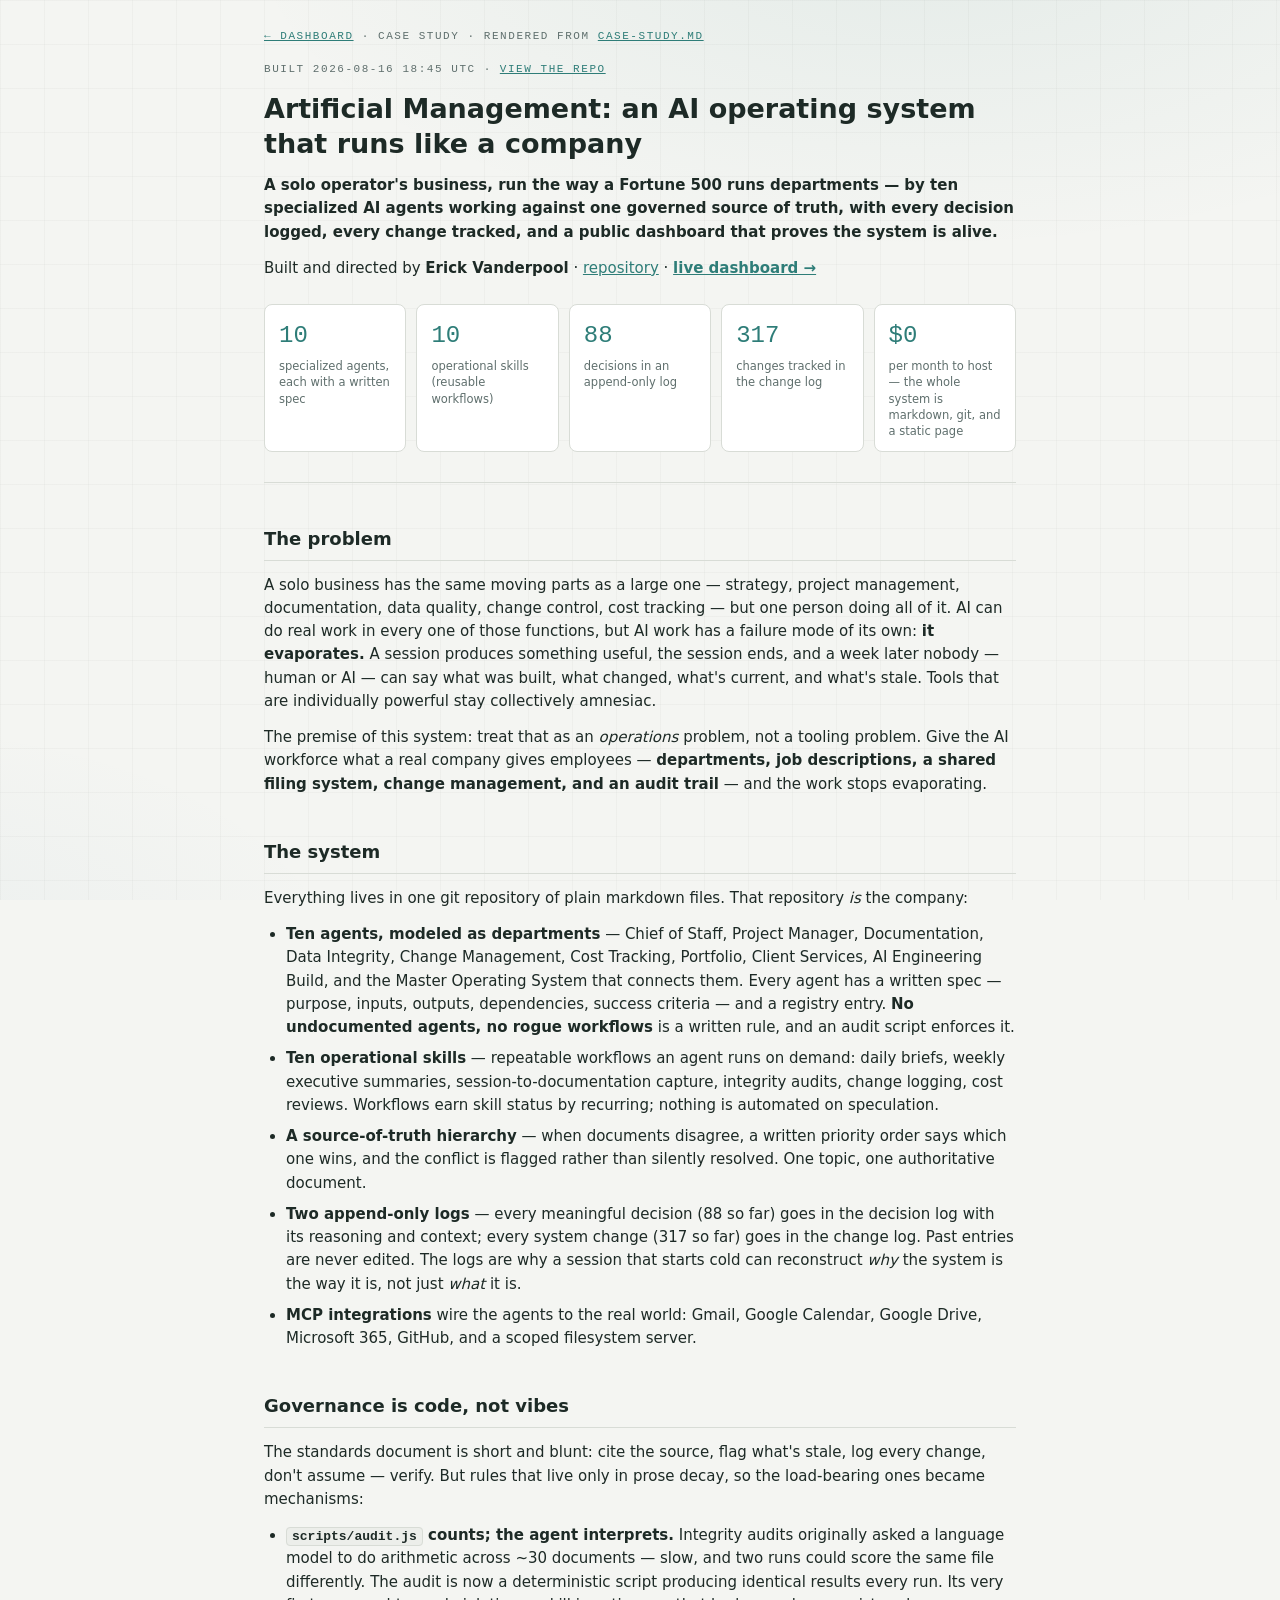
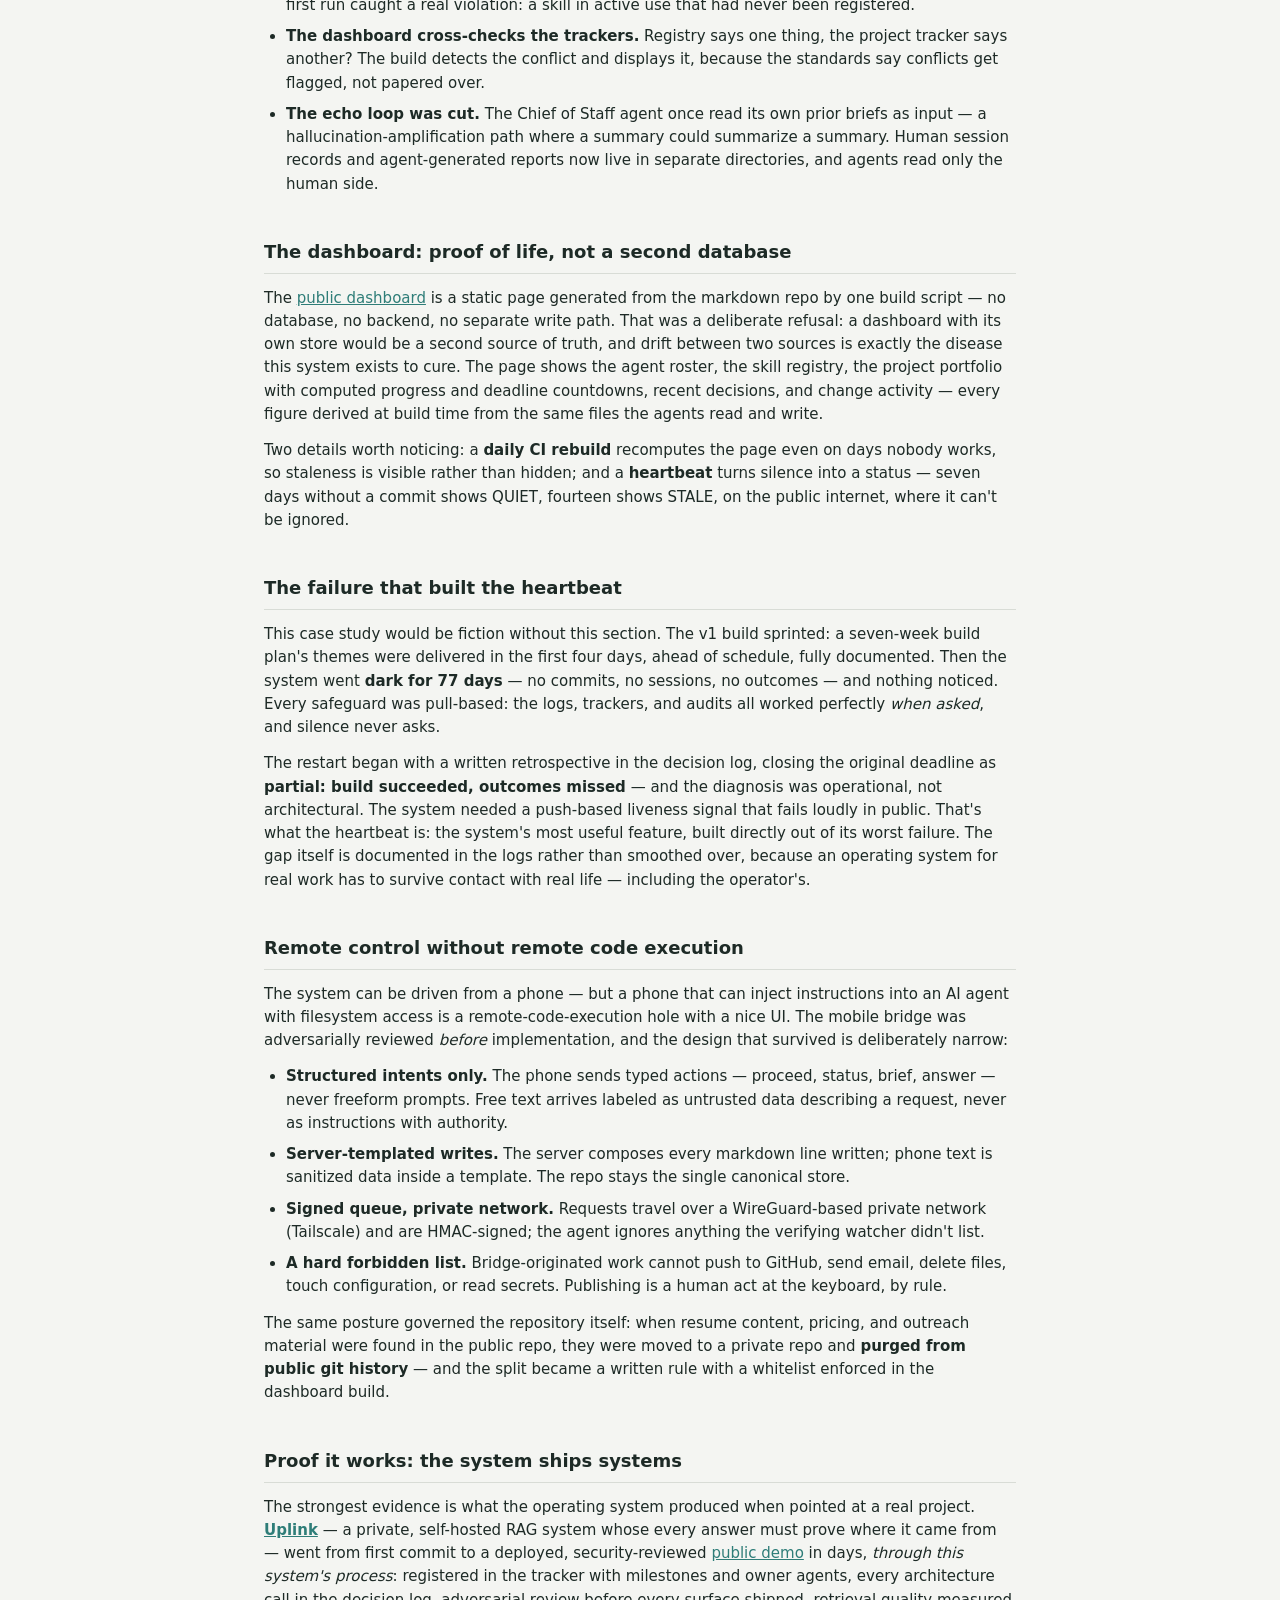
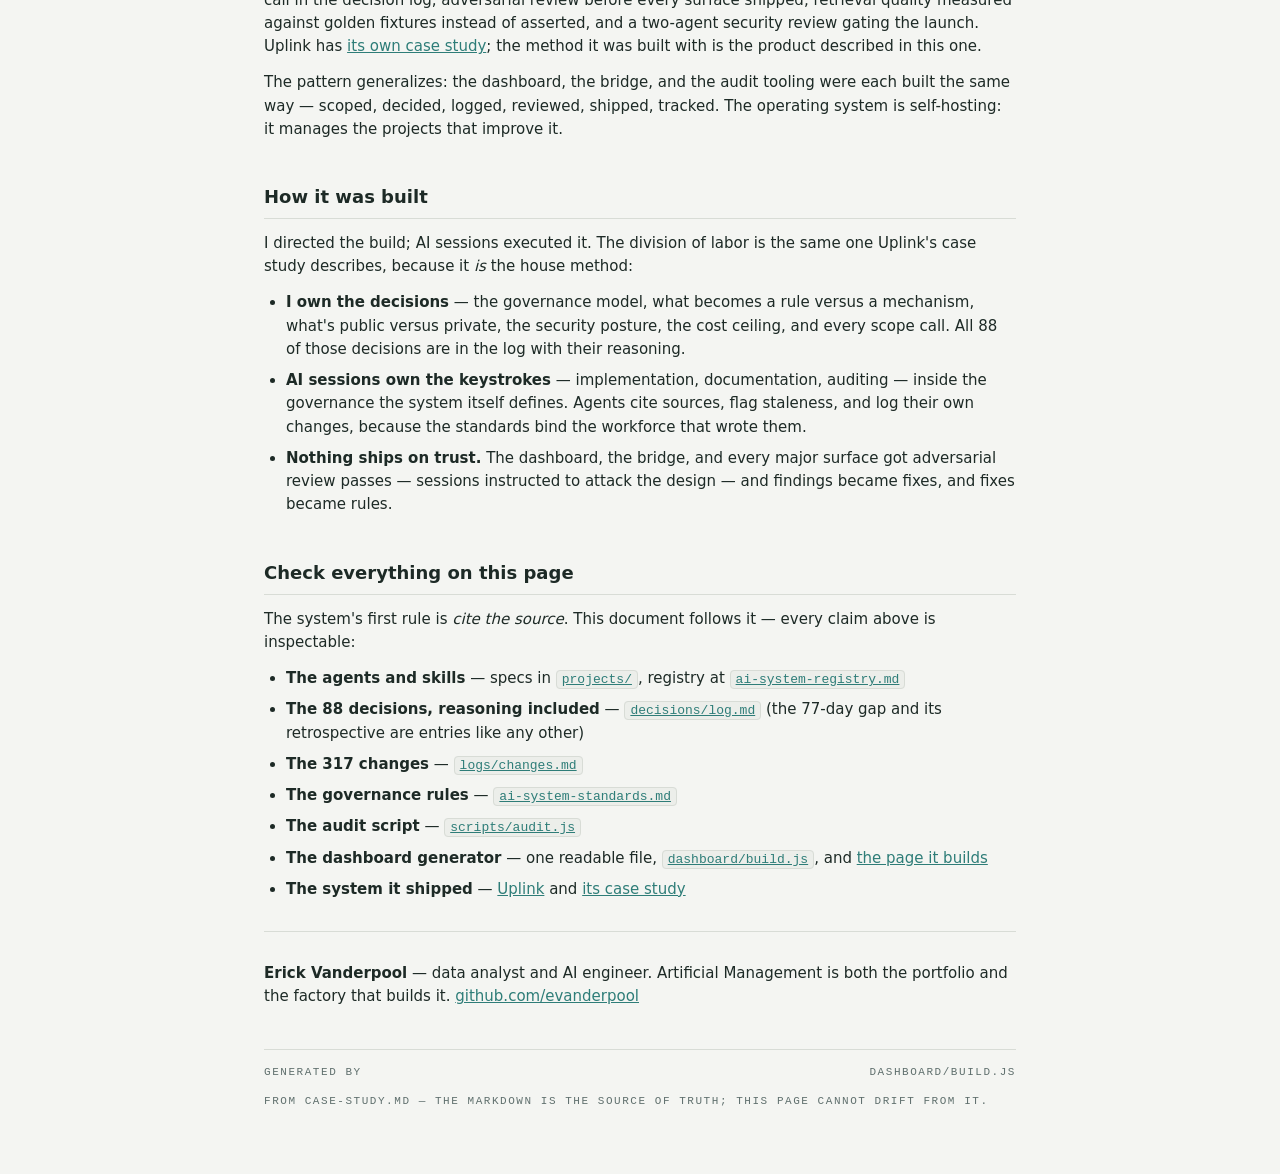
<file: dashboard/case-study.html>
<!doctype html>
<html lang="en">
<head>
<meta charset="utf-8">
<meta name="viewport" content="width=device-width, initial-scale=1">
<title>Case Study — Artificial Management</title>
<style>
:root{
  --ink:#0e1418; --panel:#151d23; --panel-2:#1a242b; --line:#243139;
  --text:#e7eceb; --dim:#8ca1a3; --accent:#56a8a2;
  --good:#53b788; --warn:#d9a441; --crit:#d96459; --info:#6fa8c9;
}
@media (prefers-color-scheme: light){
  :root{ --ink:#f4f5f2; --panel:#ffffff; --panel-2:#eceeea; --line:#d8dcd6;
    --text:#1d2a26; --dim:#5f6f6d; --accent:#2e7d78;
    --good:#2e8f63; --warn:#8a6410; --crit:#a53d33; --info:#3d7ba3; }
}
:root[data-theme="dark"]{ --ink:#0e1418; --panel:#151d23; --panel-2:#1a242b; --line:#243139;
  --text:#e7eceb; --dim:#8ca1a3; --accent:#56a8a2;
  --good:#53b788; --warn:#d9a441; --crit:#d96459; --info:#6fa8c9; }
:root[data-theme="light"]{ --ink:#f4f5f2; --panel:#ffffff; --panel-2:#eceeea; --line:#d8dcd6;
  --text:#1d2a26; --dim:#5f6f6d; --accent:#2e7d78;
  --good:#2e8f63; --warn:#8a6410; --crit:#a53d33; --info:#3d7ba3; }
*{box-sizing:border-box}
body{margin:0;background:var(--ink);color:var(--text);
  font:15px/1.55 "Segoe UI",system-ui,-apple-system,sans-serif;}
.mono,.num,.pill,.eyebrow,th,h1 .co{font-family:"Cascadia Code","SF Mono",Consolas,ui-monospace,monospace}
.num{font-variant-numeric:tabular-nums}
.wrap{max-width:1120px;margin:0 auto;padding:28px 24px 64px}
header{display:flex;justify-content:space-between;align-items:baseline;gap:16px;flex-wrap:wrap;margin-bottom:14px}
h1{font-size:20px;margin:0;letter-spacing:.02em}
h1 .co{color:var(--accent)}
.eyebrow{font-size:11px;text-transform:uppercase;letter-spacing:.14em;color:var(--dim)}
.built-row{display:flex;align-items:center;gap:8px;flex-wrap:wrap}
#builtAgo.stale{color:var(--warn)}
.refresh-btn{font-family:"Cascadia Code",Consolas,ui-monospace,monospace;font-size:11px;
  letter-spacing:.1em;text-transform:uppercase;cursor:pointer;
  background:color-mix(in srgb,var(--accent) 12%,transparent);color:var(--accent);
  border:1px solid color-mix(in srgb,var(--accent) 35%,transparent);
  border-radius:99px;padding:4px 12px}
.refresh-btn:hover{background:color-mix(in srgb,var(--accent) 20%,transparent)}
.refresh-btn:active{transform:scale(.97)}
.refresh-btn:focus-visible{outline:2px solid var(--accent);outline-offset:2px}
@media (prefers-reduced-motion: no-preference){
  .refresh-btn.spin{animation:spin 1s linear infinite}
  @keyframes spin{to{transform:rotate(360deg)}}
}
a{color:var(--accent)}
/* explainer */
.explainer{border:1px solid var(--line);background:var(--panel);border-radius:6px;margin-bottom:16px}
.explainer summary{cursor:pointer;padding:11px 16px;font-size:13px;color:var(--accent);list-style:none;display:flex;align-items:center;gap:10px}
.explainer summary::-webkit-details-marker{display:none}
.explainer[open] summary{border-bottom:1px solid var(--line)}
.explainer .x-body{padding:14px 18px;font-size:14px;color:var(--text);max-width:76ch}
.explainer .x-body p{margin:0 0 10px}
.explainer .arch{padding:6px 18px 16px;overflow-x:auto}
/* heartbeat */
.heartbeat{display:flex;gap:14px;align-items:flex-start;border:1px solid var(--line);
  border-left:4px solid var(--accent);background:var(--panel);border-radius:6px;
  padding:14px 18px;margin-bottom:16px}
.heartbeat.crit{border-left-color:var(--crit)}
.heartbeat.warn{border-left-color:var(--warn)}
.heartbeat.good{border-left-color:var(--good)}
.hb-label{font-family:"Cascadia Code",Consolas,ui-monospace,monospace;font-size:13px;
  letter-spacing:.12em;padding:3px 10px;border-radius:4px;white-space:nowrap}
.crit .hb-label{background:color-mix(in srgb,var(--crit) 18%,transparent);color:var(--crit)}
.warn .hb-label{background:color-mix(in srgb,var(--warn) 18%,transparent);color:var(--warn)}
.good .hb-label{background:color-mix(in srgb,var(--good) 18%,transparent);color:var(--good)}
.hb-detail{color:var(--dim);font-size:14px}
/* activity */
.activity{border:1px solid var(--line);background:var(--panel);border-radius:6px;padding:12px 18px 8px;margin-bottom:16px;overflow-x:auto}
.activity .a-title{font-size:11px;text-transform:uppercase;letter-spacing:.13em;color:var(--dim);
  font-family:"Cascadia Code",Consolas,ui-monospace,monospace;margin-bottom:8px}
.bar{fill:var(--accent);opacity:.75}
.bar:hover{opacity:1}
.bar-end{fill:var(--accent);opacity:1}
.bar-zero{fill:var(--line)}
.a-src{text-transform:none;letter-spacing:.02em}
.baseline{stroke:var(--line);stroke-width:1}
.bar-label{fill:var(--dim);font:11px "Cascadia Code",Consolas,ui-monospace,monospace;text-anchor:middle;font-variant-numeric:tabular-nums}
.axis-label{fill:var(--dim);font:11px "Cascadia Code",Consolas,ui-monospace,monospace}
/* arch diagram */
.node rect{fill:var(--panel-2);stroke:var(--line)}
.node-title{fill:var(--accent);font:600 11px "Cascadia Code",Consolas,ui-monospace,monospace;letter-spacing:.08em}
.node-body{fill:var(--text);font:12px "Segoe UI",system-ui,sans-serif}
.node-dim{fill:var(--dim);font:11px "Segoe UI",system-ui,sans-serif}
.node-accent{fill:var(--accent);font:11px "Segoe UI",system-ui,sans-serif}
.arrow{stroke:var(--dim);stroke-width:1.5}
.arrow-accent{stroke:var(--accent)}
.arrow-head{fill:var(--dim)}
/* metrics */
.metrics{display:grid;grid-template-columns:repeat(auto-fit,minmax(150px,1fr));gap:12px;margin-bottom:22px}
.metric{background:var(--panel);border:1px solid var(--line);border-radius:6px;padding:12px 16px}
.metric .v{font-family:"Cascadia Code",Consolas,ui-monospace,monospace;font-size:24px;
  font-variant-numeric:tabular-nums;letter-spacing:-.01em}
.metric .k{font-size:11px;text-transform:uppercase;letter-spacing:.12em;color:var(--dim);margin-top:2px}
.metric .s{font-size:12px;color:var(--dim);margin-top:4px}
/* layout */
.grid{display:grid;grid-template-columns:minmax(0,3fr) minmax(0,2fr);gap:16px;align-items:start}
@media (max-width:860px){.grid{grid-template-columns:1fr}}
.card{background:var(--panel);border:1px solid var(--line);border-radius:6px;overflow:hidden}
.card h2{font-size:12px;margin:0;padding:11px 16px;border-bottom:1px solid var(--line);
  text-transform:uppercase;letter-spacing:.13em;color:var(--dim);
  font-family:"Cascadia Code",Consolas,ui-monospace,monospace;font-weight:600;
  display:flex;justify-content:space-between;gap:8px;flex-wrap:wrap;align-items:baseline}
.card h2 small{letter-spacing:.02em;text-transform:none;font-weight:400}
.card h2 small a{color:var(--dim)}
.card h2 small a:hover{color:var(--accent)}
.card .scroll{overflow-x:auto}
table{border-collapse:collapse;width:100%;font-size:13.5px}
th{font-size:10.5px;text-transform:uppercase;letter-spacing:.1em;color:var(--dim);
  text-align:left;font-weight:600;padding:8px 16px;border-bottom:1px solid var(--line)}
td{padding:8px 16px;border-bottom:1px solid var(--line);vertical-align:top}
tr:last-child td{border-bottom:none}
tbody tr:nth-child(odd){background:color-mix(in srgb,var(--panel-2) 55%,transparent)}
.dim{color:var(--dim)}
.pill{display:inline-block;font-size:11px;letter-spacing:.05em;padding:2px 9px;border-radius:99px;white-space:nowrap}
.pill-good{background:color-mix(in srgb,var(--good) 16%,transparent);color:var(--good)}
.pill-warn{background:color-mix(in srgb,var(--warn) 16%,transparent);color:var(--warn)}
.pill-crit{background:color-mix(in srgb,var(--crit) 16%,transparent);color:var(--crit)}
.pill-info{background:color-mix(in srgb,var(--info) 16%,transparent);color:var(--info)}
.pill-muted{background:color-mix(in srgb,var(--dim) 14%,transparent);color:var(--dim)}
/* expandable rows */
details.row{border-bottom:1px solid var(--line)}
details.row:last-child{border-bottom:none}
details.row summary{cursor:pointer;display:flex;align-items:baseline;gap:12px;
  padding:9px 16px;list-style:none;font-size:13.5px}
details.row summary::-webkit-details-marker{display:none}
details.row summary:hover{background:color-mix(in srgb,var(--panel-2) 70%,transparent)}
details.row summary:focus-visible,.explainer summary:focus-visible{outline:2px solid var(--accent);outline-offset:-2px}
@media (max-width:520px){
  details.row summary{flex-wrap:wrap}
  .row-name{white-space:normal}
  table{min-width:560px}
}
/* phone layout — the same page, sized for a hand */
html{overflow-x:hidden}
@media (max-width:640px){
  .wrap{padding:16px 12px 48px}
  h1{font-size:17px}
  header{margin-bottom:10px}
  .metrics{grid-template-columns:repeat(auto-fit,minmax(124px,1fr));gap:10px}
  .metric{padding:10px 12px}
  .metric .v{font-size:20px}
  .grid{gap:12px}
  .explainer .x-body{padding:12px 14px;font-size:13.5px}
  .explainer .arch{max-width:100%;padding:6px 12px 14px}
  .activity{max-width:100%;padding:10px 12px 6px}
  a.row-link{flex-wrap:wrap}
  a.row-link .go{margin-left:auto}
  .card h2{padding:10px 14px;font-size:11px}
  .row-body{padding:4px 14px 12px 28px}
  ul.feed li,ul.next li{padding-left:14px;padding-right:14px}
  ul.next li{padding-left:30px}
}
.chev{flex:none;width:8px;color:var(--dim)}
.chev::before{content:"▸";font-size:11px}
details[open]>summary .chev::before{content:"▾"}
.row-name{flex:1;min-width:0;white-space:nowrap;overflow:hidden;text-overflow:ellipsis}
.row-wrap{white-space:normal}
.row-body{padding:4px 16px 14px 36px;font-size:13.5px;background:color-mix(in srgb,var(--panel-2) 45%,transparent)}
.row-body p{margin:6px 0 10px;max-width:72ch}
.kv{display:flex;flex-direction:column;gap:6px}
.kv .k{display:inline-block;min-width:96px;color:var(--dim);font-size:10.5px;
  text-transform:uppercase;letter-spacing:.1em;
  font-family:"Cascadia Code",Consolas,ui-monospace,monospace}
.kv>div{display:flex;gap:8px;align-items:baseline}
.kv span:last-child{color:var(--text)}
.task-group{margin-bottom:8px}
.task-owner{font-size:10.5px;text-transform:uppercase;letter-spacing:.1em;color:var(--accent);
  font-family:"Cascadia Code",Consolas,ui-monospace,monospace;margin:6px 0 4px}
.task-line{display:flex;justify-content:space-between;gap:10px;align-items:baseline;
  padding:3px 0;font-size:13px;border-bottom:1px dashed color-mix(in srgb,var(--line) 60%,transparent)}
.task-line:last-child{border-bottom:none}
.progress{display:inline-block;width:120px;height:6px;border-radius:3px;vertical-align:middle;
  background:color-mix(in srgb,var(--dim) 18%,transparent);overflow:hidden}
.progress.mini{width:56px;height:5px;flex:none}
.progress-fill{display:block;height:100%;background:var(--accent);border-radius:3px}
.overdue{color:var(--crit)}
ul.risk-list{margin:4px 0 0;padding-left:18px;font-size:13px}
ul.risk-list li{margin-bottom:3px;color:var(--text)}
a.row-link{display:flex;align-items:baseline;gap:12px;padding:9px 16px;font-size:13.5px;
  color:var(--text);text-decoration:none;border-bottom:1px solid var(--line)}
a.row-link:last-of-type{border-bottom:none}
a.row-link:hover{background:color-mix(in srgb,var(--panel-2) 70%,transparent)}
a.row-link:focus-visible{outline:2px solid var(--accent);outline-offset:-2px}
a.row-link .go{color:var(--accent);font-size:12px;white-space:nowrap}
.row-links{margin-top:10px;font-size:12.5px}
.row-links a{font-family:"Cascadia Code",Consolas,ui-monospace,monospace;font-size:12px}
ul.feed{list-style:none;margin:0;padding:6px 0}
ul.feed li{display:flex;gap:12px;align-items:baseline;padding:7px 16px;font-size:13.5px;border-bottom:1px solid var(--line)}
ul.feed li:last-child{border-bottom:none}
ul.feed .num{color:var(--dim);font-size:12px;white-space:nowrap}
details.row .num{color:var(--dim);font-size:12px;white-space:nowrap}
ul.next{list-style:none;margin:0;padding:6px 0}
ul.next li{padding:8px 16px 8px 34px;position:relative;font-size:14px;border-bottom:1px solid var(--line)}
ul.next li:last-child{border-bottom:none}
ul.next li::before{content:"→";position:absolute;left:16px;color:var(--accent)}
.col{display:flex;flex-direction:column;gap:16px;min-width:0}
footer{margin-top:26px;color:var(--dim);font-size:12.5px;display:flex;justify-content:space-between;gap:12px;flex-wrap:wrap}
/* showcase layer */
body{background-image:
  radial-gradient(1100px 520px at 72% -8%, color-mix(in srgb,var(--accent) 8%,transparent), transparent 62%),
  radial-gradient(800px 420px at -10% 108%, color-mix(in srgb,var(--info) 5%,transparent), transparent 60%),
  linear-gradient(color-mix(in srgb,var(--line) 24%,transparent) 1px, transparent 1px),
  linear-gradient(90deg, color-mix(in srgb,var(--line) 24%,transparent) 1px, transparent 1px);
  background-size:auto,auto,44px 44px,44px 44px;
  background-attachment:fixed}
.card,.metric,.heartbeat,.activity,.explainer{
  background:color-mix(in srgb,var(--panel) 86%,transparent);
  backdrop-filter:blur(9px);-webkit-backdrop-filter:blur(9px)}
h1 .co{text-shadow:0 0 18px color-mix(in srgb,var(--accent) 45%,transparent)}
.hb-label{box-shadow:0 0 14px color-mix(in srgb,currentColor 25%,transparent)}
.progress-fill{background:linear-gradient(90deg,var(--accent),color-mix(in srgb,var(--accent) 55%,var(--info)));
  box-shadow:0 0 8px color-mix(in srgb,var(--accent) 40%,transparent)}
@view-transition{navigation:auto}
::view-transition-old(root){animation-duration:.22s}
::view-transition-new(root){animation-duration:.32s}
@media (prefers-reduced-motion: no-preference){
  .heartbeat.good .hb-label{animation:pulse 2.4s ease-in-out infinite}
  @keyframes pulse{50%{opacity:.55}}
  .card,.metric{transition:transform .25s ease,box-shadow .25s ease,border-color .25s ease}
  .card:hover,.metric:hover{transform:translateY(-2px);border-color:color-mix(in srgb,var(--accent) 45%,var(--line));
    box-shadow:0 10px 34px -14px color-mix(in srgb,var(--accent) 45%,transparent)}
  a.row-link,details.row summary{transition:background .2s ease}
  a.row-link .go{transition:transform .2s ease}
  a.row-link:hover .go{transform:translateX(4px)}
  .pill{transition:box-shadow .25s ease}
  .pill-good:hover,.pill-crit:hover,.pill-warn:hover{box-shadow:0 0 10px color-mix(in srgb,currentColor 35%,transparent)}
}
@media (prefers-reduced-motion: reduce){
  ::view-transition-old(root),::view-transition-new(root){animation:none}
}


.article{max-width:800px;margin:0 auto}
.article h1{font-size:27px;line-height:1.28;letter-spacing:0;margin:10px 0 4px}
.article h2{font-size:18px;margin:42px 0 10px;padding-bottom:7px;border-bottom:1px solid var(--line)}
.article p{margin:13px 0}
.article a{color:var(--accent)}
.article code{background:var(--panel-2);border:1px solid var(--line);border-radius:4px;padding:1px 5px;font-family:"Cascadia Code","SF Mono",Consolas,ui-monospace,monospace;font-size:13px}
.article ul{margin:12px 0;padding-left:22px}
.article li{margin:8px 0}
.article hr{border:0;border-top:1px solid var(--line);margin:30px 0}
.article table{border-collapse:collapse;width:100%;margin:16px 0}
.article td,.article th{border:1px solid var(--line);padding:7px 10px;text-align:left;font-size:14px}
.stats{display:grid;grid-template-columns:repeat(auto-fit,minmax(130px,1fr));gap:10px;margin:24px 0}
.stat{background:var(--panel);border:1px solid var(--line);border-radius:8px;padding:12px 14px}
.stat .v{font-size:24px;color:var(--accent)}
.stat .l{font-size:11.5px;color:var(--dim);margin-top:4px;line-height:1.4}
</style>
</head>
<body>
<main class="wrap article">
<header>
  <div>
    <div class="eyebrow"><a href="index.html">← dashboard</a> · case study · rendered from <a href="https://github.com/evanderpool/artificial-management/blob/main/CASE-STUDY.md">CASE-STUDY.md</a></div>
  </div>
  <div class="eyebrow built-row"><span class="num">built 2026-08-16 18:45 UTC</span> · <a href="https://github.com/evanderpool/artificial-management">view the repo</a></div>
</header>
<h1>Artificial Management: an AI operating system that runs like a company</h1>
<p><strong>A solo operator's business, run the way a Fortune 500 runs departments — by ten specialized AI agents working against one governed source of truth, with every decision logged, every change tracked, and a public dashboard that proves the system is alive.</strong></p>
<p>Built and directed by <strong>Erick Vanderpool</strong> · <a href="https://github.com/evanderpool/artificial-management">repository</a> · <a href="https://evanderpool.github.io/artificial-management/"><strong>live dashboard →</strong></a></p>
<div class="stats"><div class="stat"><div class="v num">10</div><div class="l">specialized agents, each with a written spec</div></div><div class="stat"><div class="v num">10</div><div class="l">operational skills (reusable workflows)</div></div><div class="stat"><div class="v num">88</div><div class="l">decisions in an append-only log</div></div><div class="stat"><div class="v num">317</div><div class="l">changes tracked in the change log</div></div><div class="stat"><div class="v num">$0</div><div class="l">per month to host — the whole system is markdown, git, and a static page</div></div></div>
<hr>
<h2>The problem</h2>
<p>A solo business has the same moving parts as a large one — strategy, project management, documentation, data quality, change control, cost tracking — but one person doing all of it. AI can do real work in every one of those functions, but AI work has a failure mode of its own: <strong>it evaporates.</strong> A session produces something useful, the session ends, and a week later nobody — human or AI — can say what was built, what changed, what's current, and what's stale. Tools that are individually powerful stay collectively amnesiac.</p>
<p>The premise of this system: treat that as an <em>operations</em> problem, not a tooling problem. Give the AI workforce what a real company gives employees — <strong>departments, job descriptions, a shared filing system, change management, and an audit trail</strong> — and the work stops evaporating.</p>
<h2>The system</h2>
<p>Everything lives in one git repository of plain markdown files. That repository <em>is</em> the company:</p>
<ul><li><strong>Ten agents, modeled as departments</strong> — Chief of Staff, Project Manager, Documentation, Data Integrity, Change Management, Cost Tracking, Portfolio, Client Services, AI Engineering Build, and the Master Operating System that connects them. Every agent has a written spec — purpose, inputs, outputs, dependencies, success criteria — and a registry entry. <strong>No undocumented agents, no rogue workflows</strong> is a written rule, and an audit script enforces it.</li><li><strong>Ten operational skills</strong> — repeatable workflows an agent runs on demand: daily briefs, weekly executive summaries, session-to-documentation capture, integrity audits, change logging, cost reviews. Workflows earn skill status by recurring; nothing is automated on speculation.</li><li><strong>A source-of-truth hierarchy</strong> — when documents disagree, a written priority order says which one wins, and the conflict is flagged rather than silently resolved. One topic, one authoritative document.</li><li><strong>Two append-only logs</strong> — every meaningful decision (88 so far) goes in the decision log with its reasoning and context; every system change (317 so far) goes in the change log. Past entries are never edited. The logs are why a session that starts cold can reconstruct <em>why</em> the system is the way it is, not just <em>what</em> it is.</li><li><strong>MCP integrations</strong> wire the agents to the real world: Gmail, Google Calendar, Google Drive, Microsoft 365, GitHub, and a scoped filesystem server.</li></ul>
<h2>Governance is code, not vibes</h2>
<p>The standards document is short and blunt: cite the source, flag what's stale, log every change, don't assume — verify. But rules that live only in prose decay, so the load-bearing ones became mechanisms:</p>
<ul><li><strong><code>scripts/audit.js</code> counts; the agent interprets.</strong> Integrity audits originally asked a language model to do arithmetic across ~30 documents — slow, and two runs could score the same file differently. The audit is now a deterministic script producing identical results every run. Its very first run caught a real violation: a skill in active use that had never been registered.</li><li><strong>The dashboard cross-checks the trackers.</strong> Registry says one thing, the project tracker says another? The build detects the conflict and displays it, because the standards say conflicts get flagged, not papered over.</li><li><strong>The echo loop was cut.</strong> The Chief of Staff agent once read its own prior briefs as input — a hallucination-amplification path where a summary could summarize a summary. Human session records and agent-generated reports now live in separate directories, and agents read only the human side.</li></ul>
<h2>The dashboard: proof of life, not a second database</h2>
<p>The <a href="https://evanderpool.github.io/artificial-management/">public dashboard</a> is a static page generated from the markdown repo by one build script — no database, no backend, no separate write path. That was a deliberate refusal: a dashboard with its own store would be a second source of truth, and drift between two sources is exactly the disease this system exists to cure. The page shows the agent roster, the skill registry, the project portfolio with computed progress and deadline countdowns, recent decisions, and change activity — every figure derived at build time from the same files the agents read and write.</p>
<p>Two details worth noticing: a <strong>daily CI rebuild</strong> recomputes the page even on days nobody works, so staleness is visible rather than hidden; and a <strong>heartbeat</strong> turns silence into a status — seven days without a commit shows QUIET, fourteen shows STALE, on the public internet, where it can't be ignored.</p>
<h2>The failure that built the heartbeat</h2>
<p>This case study would be fiction without this section. The v1 build sprinted: a seven-week build plan's themes were delivered in the first four days, ahead of schedule, fully documented. Then the system went <strong>dark for 77 days</strong> — no commits, no sessions, no outcomes — and nothing noticed. Every safeguard was pull-based: the logs, trackers, and audits all worked perfectly <em>when asked</em>, and silence never asks.</p>
<p>The restart began with a written retrospective in the decision log, closing the original deadline as <strong>partial: build succeeded, outcomes missed</strong> — and the diagnosis was operational, not architectural. The system needed a push-based liveness signal that fails loudly in public. That's what the heartbeat is: the system's most useful feature, built directly out of its worst failure. The gap itself is documented in the logs rather than smoothed over, because an operating system for real work has to survive contact with real life — including the operator's.</p>
<h2>Remote control without remote code execution</h2>
<p>The system can be driven from a phone — but a phone that can inject instructions into an AI agent with filesystem access is a remote-code-execution hole with a nice UI. The mobile bridge was adversarially reviewed <em>before</em> implementation, and the design that survived is deliberately narrow:</p>
<ul><li><strong>Structured intents only.</strong> The phone sends typed actions — proceed, status, brief, answer — never freeform prompts. Free text arrives labeled as untrusted data describing a request, never as instructions with authority.</li><li><strong>Server-templated writes.</strong> The server composes every markdown line written; phone text is sanitized data inside a template. The repo stays the single canonical store.</li><li><strong>Signed queue, private network.</strong> Requests travel over a WireGuard-based private network (Tailscale) and are HMAC-signed; the agent ignores anything the verifying watcher didn't list.</li><li><strong>A hard forbidden list.</strong> Bridge-originated work cannot push to GitHub, send email, delete files, touch configuration, or read secrets. Publishing is a human act at the keyboard, by rule.</li></ul>
<p>The same posture governed the repository itself: when resume content, pricing, and outreach material were found in the public repo, they were moved to a private repo and <strong>purged from public git history</strong> — and the split became a written rule with a whitelist enforced in the dashboard build.</p>
<h2>Proof it works: the system ships systems</h2>
<p>The strongest evidence is what the operating system produced when pointed at a real project. <strong><a href="https://github.com/evanderpool/uplink">Uplink</a></strong> — a private, self-hosted RAG system whose every answer must prove where it came from — went from first commit to a deployed, security-reviewed <a href="https://github.com/evanderpool/uplink-demo">public demo</a> in days, <em>through this system's process</em>: registered in the tracker with milestones and owner agents, every architecture call in the decision log, adversarial review before every surface shipped, retrieval quality measured against golden fixtures instead of asserted, and a two-agent security review gating the launch. Uplink has <a href="https://github.com/evanderpool/uplink-demo/blob/main/CASE-STUDY.md">its own case study</a>; the method it was built with is the product described in this one.</p>
<p>The pattern generalizes: the dashboard, the bridge, and the audit tooling were each built the same way — scoped, decided, logged, reviewed, shipped, tracked. The operating system is self-hosting: it manages the projects that improve it.</p>
<h2>How it was built</h2>
<p>I directed the build; AI sessions executed it. The division of labor is the same one Uplink's case study describes, because it <em>is</em> the house method:</p>
<ul><li><strong>I own the decisions</strong> — the governance model, what becomes a rule versus a mechanism, what's public versus private, the security posture, the cost ceiling, and every scope call. All 88 of those decisions are in the log with their reasoning.</li><li><strong>AI sessions own the keystrokes</strong> — implementation, documentation, auditing — inside the governance the system itself defines. Agents cite sources, flag staleness, and log their own changes, because the standards bind the workforce that wrote them.</li><li><strong>Nothing ships on trust.</strong> The dashboard, the bridge, and every major surface got adversarial review passes — sessions instructed to attack the design — and findings became fixes, and fixes became rules.</li></ul>
<h2>Check everything on this page</h2>
<p>The system's first rule is <em>cite the source</em>. This document follows it — every claim above is inspectable:</p>
<ul><li><strong>The agents and skills</strong> — specs in <a href="https://github.com/evanderpool/artificial-management/tree/main/projects"><code>projects/</code></a>, registry at <a href="https://github.com/evanderpool/artificial-management/blob/main/projects/master-operating-system/ai-system-registry.md"><code>ai-system-registry.md</code></a></li><li><strong>The 88 decisions, reasoning included</strong> — <a href="https://github.com/evanderpool/artificial-management/blob/main/decisions/log.md"><code>decisions/log.md</code></a> (the 77-day gap and its retrospective are entries like any other)</li><li><strong>The 317 changes</strong> — <a href="https://github.com/evanderpool/artificial-management/blob/main/logs/changes.md"><code>logs/changes.md</code></a></li><li><strong>The governance rules</strong> — <a href="https://github.com/evanderpool/artificial-management/blob/main/.claude/rules/ai-system-standards.md"><code>ai-system-standards.md</code></a></li><li><strong>The audit script</strong> — <a href="https://github.com/evanderpool/artificial-management/blob/main/scripts/audit.js"><code>scripts/audit.js</code></a></li><li><strong>The dashboard generator</strong> — one readable file, <a href="https://github.com/evanderpool/artificial-management/blob/main/dashboard/build.js"><code>dashboard/build.js</code></a>, and <a href="https://evanderpool.github.io/artificial-management/">the page it builds</a></li><li><strong>The system it shipped</strong> — <a href="https://github.com/evanderpool/uplink">Uplink</a> and <a href="https://github.com/evanderpool/uplink-demo/blob/main/CASE-STUDY.md">its case study</a></li></ul>
<hr>
<p><strong>Erick Vanderpool</strong> — data analyst and AI engineer. Artificial Management is both the portfolio and the factory that builds it. <a href="https://github.com/evanderpool">github.com/evanderpool</a></p>
<footer style="margin-top:40px;border-top:1px solid var(--line);padding-top:14px" class="eyebrow">
  Generated by <span class="mono">dashboard/build.js</span> from CASE-STUDY.md — the markdown is the source of truth; this page cannot drift from it.
</footer>
</main>
</body>
</html>
</file>
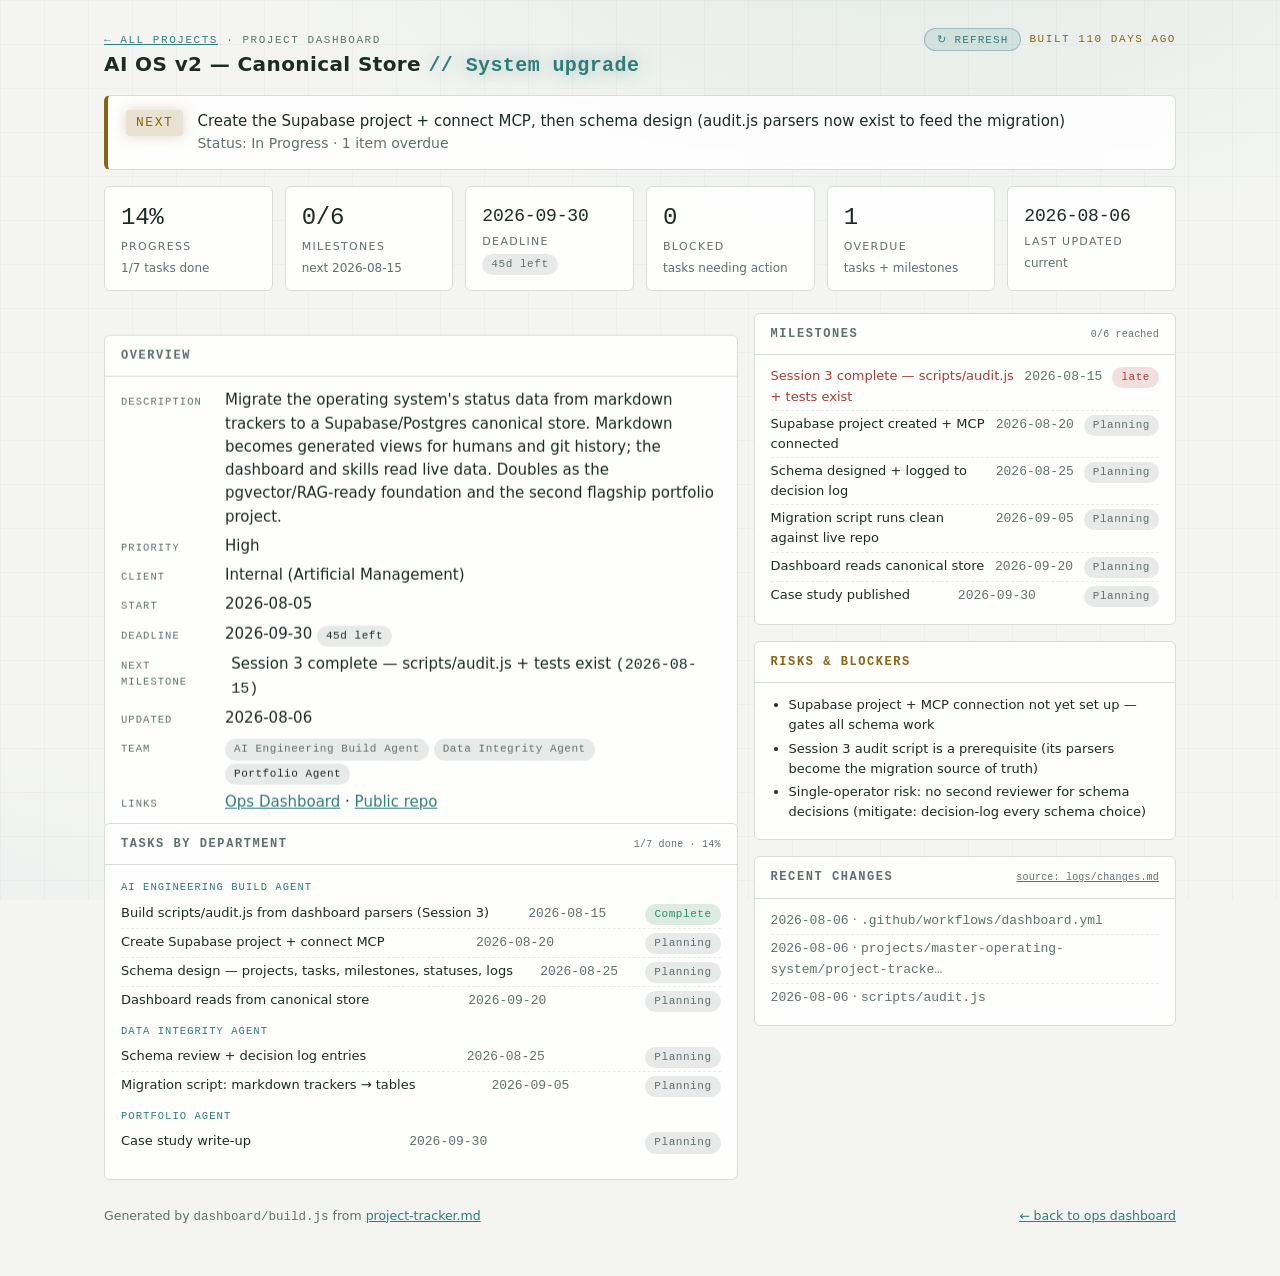
<file: dashboard/projects/ai-os-v2-canonical-store.html>
<!doctype html>
<html lang="en">
<head>
<meta charset="utf-8">
<meta name="viewport" content="width=device-width, initial-scale=1">
<title>AI OS v2 — Canonical Store — Project Dashboard</title>
<style>
:root{
  --ink:#0e1418; --panel:#151d23; --panel-2:#1a242b; --line:#243139;
  --text:#e7eceb; --dim:#8ca1a3; --accent:#56a8a2;
  --good:#53b788; --warn:#d9a441; --crit:#d96459; --info:#6fa8c9;
}
@media (prefers-color-scheme: light){
  :root{ --ink:#f4f5f2; --panel:#ffffff; --panel-2:#eceeea; --line:#d8dcd6;
    --text:#1d2a26; --dim:#5f6f6d; --accent:#2e7d78;
    --good:#2e8f63; --warn:#8a6410; --crit:#a53d33; --info:#3d7ba3; }
}
:root[data-theme="dark"]{ --ink:#0e1418; --panel:#151d23; --panel-2:#1a242b; --line:#243139;
  --text:#e7eceb; --dim:#8ca1a3; --accent:#56a8a2;
  --good:#53b788; --warn:#d9a441; --crit:#d96459; --info:#6fa8c9; }
:root[data-theme="light"]{ --ink:#f4f5f2; --panel:#ffffff; --panel-2:#eceeea; --line:#d8dcd6;
  --text:#1d2a26; --dim:#5f6f6d; --accent:#2e7d78;
  --good:#2e8f63; --warn:#8a6410; --crit:#a53d33; --info:#3d7ba3; }
*{box-sizing:border-box}
body{margin:0;background:var(--ink);color:var(--text);
  font:15px/1.55 "Segoe UI",system-ui,-apple-system,sans-serif;}
.mono,.num,.pill,.eyebrow,th,h1 .co{font-family:"Cascadia Code","SF Mono",Consolas,ui-monospace,monospace}
.num{font-variant-numeric:tabular-nums}
.wrap{max-width:1120px;margin:0 auto;padding:28px 24px 64px}
header{display:flex;justify-content:space-between;align-items:baseline;gap:16px;flex-wrap:wrap;margin-bottom:14px}
h1{font-size:20px;margin:0;letter-spacing:.02em}
h1 .co{color:var(--accent)}
.eyebrow{font-size:11px;text-transform:uppercase;letter-spacing:.14em;color:var(--dim)}
.built-row{display:flex;align-items:center;gap:8px;flex-wrap:wrap}
#builtAgo.stale{color:var(--warn)}
.refresh-btn{font-family:"Cascadia Code",Consolas,ui-monospace,monospace;font-size:11px;
  letter-spacing:.1em;text-transform:uppercase;cursor:pointer;
  background:color-mix(in srgb,var(--accent) 12%,transparent);color:var(--accent);
  border:1px solid color-mix(in srgb,var(--accent) 35%,transparent);
  border-radius:99px;padding:4px 12px}
.refresh-btn:hover{background:color-mix(in srgb,var(--accent) 20%,transparent)}
.refresh-btn:active{transform:scale(.97)}
.refresh-btn:focus-visible{outline:2px solid var(--accent);outline-offset:2px}
@media (prefers-reduced-motion: no-preference){
  .refresh-btn.spin{animation:spin 1s linear infinite}
  @keyframes spin{to{transform:rotate(360deg)}}
}
a{color:var(--accent)}
/* explainer */
.explainer{border:1px solid var(--line);background:var(--panel);border-radius:6px;margin-bottom:16px}
.explainer summary{cursor:pointer;padding:11px 16px;font-size:13px;color:var(--accent);list-style:none;display:flex;align-items:center;gap:10px}
.explainer summary::-webkit-details-marker{display:none}
.explainer[open] summary{border-bottom:1px solid var(--line)}
.explainer .x-body{padding:14px 18px;font-size:14px;color:var(--text);max-width:76ch}
.explainer .x-body p{margin:0 0 10px}
.explainer .arch{padding:6px 18px 16px;overflow-x:auto}
/* heartbeat */
.heartbeat{display:flex;gap:14px;align-items:flex-start;border:1px solid var(--line);
  border-left:4px solid var(--accent);background:var(--panel);border-radius:6px;
  padding:14px 18px;margin-bottom:16px}
.heartbeat.crit{border-left-color:var(--crit)}
.heartbeat.warn{border-left-color:var(--warn)}
.heartbeat.good{border-left-color:var(--good)}
.hb-label{font-family:"Cascadia Code",Consolas,ui-monospace,monospace;font-size:13px;
  letter-spacing:.12em;padding:3px 10px;border-radius:4px;white-space:nowrap}
.crit .hb-label{background:color-mix(in srgb,var(--crit) 18%,transparent);color:var(--crit)}
.warn .hb-label{background:color-mix(in srgb,var(--warn) 18%,transparent);color:var(--warn)}
.good .hb-label{background:color-mix(in srgb,var(--good) 18%,transparent);color:var(--good)}
.hb-detail{color:var(--dim);font-size:14px}
/* activity */
.activity{border:1px solid var(--line);background:var(--panel);border-radius:6px;padding:12px 18px 8px;margin-bottom:16px;overflow-x:auto}
.activity .a-title{font-size:11px;text-transform:uppercase;letter-spacing:.13em;color:var(--dim);
  font-family:"Cascadia Code",Consolas,ui-monospace,monospace;margin-bottom:8px}
.bar{fill:var(--accent);opacity:.75}
.bar:hover{opacity:1}
.bar-end{fill:var(--accent);opacity:1}
.bar-zero{fill:var(--line)}
.a-src{text-transform:none;letter-spacing:.02em}
.baseline{stroke:var(--line);stroke-width:1}
.bar-label{fill:var(--dim);font:11px "Cascadia Code",Consolas,ui-monospace,monospace;text-anchor:middle;font-variant-numeric:tabular-nums}
.axis-label{fill:var(--dim);font:11px "Cascadia Code",Consolas,ui-monospace,monospace}
/* arch diagram */
.node rect{fill:var(--panel-2);stroke:var(--line)}
.node-title{fill:var(--accent);font:600 11px "Cascadia Code",Consolas,ui-monospace,monospace;letter-spacing:.08em}
.node-body{fill:var(--text);font:12px "Segoe UI",system-ui,sans-serif}
.node-dim{fill:var(--dim);font:11px "Segoe UI",system-ui,sans-serif}
.node-accent{fill:var(--accent);font:11px "Segoe UI",system-ui,sans-serif}
.arrow{stroke:var(--dim);stroke-width:1.5}
.arrow-accent{stroke:var(--accent)}
.arrow-head{fill:var(--dim)}
/* metrics */
.metrics{display:grid;grid-template-columns:repeat(auto-fit,minmax(150px,1fr));gap:12px;margin-bottom:22px}
.metric{background:var(--panel);border:1px solid var(--line);border-radius:6px;padding:12px 16px}
.metric .v{font-family:"Cascadia Code",Consolas,ui-monospace,monospace;font-size:24px;
  font-variant-numeric:tabular-nums;letter-spacing:-.01em}
.metric .k{font-size:11px;text-transform:uppercase;letter-spacing:.12em;color:var(--dim);margin-top:2px}
.metric .s{font-size:12px;color:var(--dim);margin-top:4px}
/* layout */
.grid{display:grid;grid-template-columns:minmax(0,3fr) minmax(0,2fr);gap:16px;align-items:start}
@media (max-width:860px){.grid{grid-template-columns:1fr}}
.card{background:var(--panel);border:1px solid var(--line);border-radius:6px;overflow:hidden}
.card h2{font-size:12px;margin:0;padding:11px 16px;border-bottom:1px solid var(--line);
  text-transform:uppercase;letter-spacing:.13em;color:var(--dim);
  font-family:"Cascadia Code",Consolas,ui-monospace,monospace;font-weight:600;
  display:flex;justify-content:space-between;gap:8px;flex-wrap:wrap;align-items:baseline}
.card h2 small{letter-spacing:.02em;text-transform:none;font-weight:400}
.card h2 small a{color:var(--dim)}
.card h2 small a:hover{color:var(--accent)}
.card .scroll{overflow-x:auto}
table{border-collapse:collapse;width:100%;font-size:13.5px}
th{font-size:10.5px;text-transform:uppercase;letter-spacing:.1em;color:var(--dim);
  text-align:left;font-weight:600;padding:8px 16px;border-bottom:1px solid var(--line)}
td{padding:8px 16px;border-bottom:1px solid var(--line);vertical-align:top}
tr:last-child td{border-bottom:none}
tbody tr:nth-child(odd){background:color-mix(in srgb,var(--panel-2) 55%,transparent)}
.dim{color:var(--dim)}
.pill{display:inline-block;font-size:11px;letter-spacing:.05em;padding:2px 9px;border-radius:99px;white-space:nowrap}
.pill-good{background:color-mix(in srgb,var(--good) 16%,transparent);color:var(--good)}
.pill-warn{background:color-mix(in srgb,var(--warn) 16%,transparent);color:var(--warn)}
.pill-crit{background:color-mix(in srgb,var(--crit) 16%,transparent);color:var(--crit)}
.pill-info{background:color-mix(in srgb,var(--info) 16%,transparent);color:var(--info)}
.pill-muted{background:color-mix(in srgb,var(--dim) 14%,transparent);color:var(--dim)}
/* expandable rows */
details.row{border-bottom:1px solid var(--line)}
details.row:last-child{border-bottom:none}
details.row summary{cursor:pointer;display:flex;align-items:baseline;gap:12px;
  padding:9px 16px;list-style:none;font-size:13.5px}
details.row summary::-webkit-details-marker{display:none}
details.row summary:hover{background:color-mix(in srgb,var(--panel-2) 70%,transparent)}
details.row summary:focus-visible,.explainer summary:focus-visible{outline:2px solid var(--accent);outline-offset:-2px}
@media (max-width:520px){
  details.row summary{flex-wrap:wrap}
  .row-name{white-space:normal}
  table{min-width:560px}
}
/* phone layout — the same page, sized for a hand */
html{overflow-x:hidden}
@media (max-width:640px){
  .wrap{padding:16px 12px 48px}
  h1{font-size:17px}
  header{margin-bottom:10px}
  .metrics{grid-template-columns:repeat(auto-fit,minmax(124px,1fr));gap:10px}
  .metric{padding:10px 12px}
  .metric .v{font-size:20px}
  .grid{gap:12px}
  .explainer .x-body{padding:12px 14px;font-size:13.5px}
  .explainer .arch{max-width:100%;padding:6px 12px 14px}
  .activity{max-width:100%;padding:10px 12px 6px}
  a.row-link{flex-wrap:wrap}
  a.row-link .go{margin-left:auto}
  .card h2{padding:10px 14px;font-size:11px}
  .row-body{padding:4px 14px 12px 28px}
  ul.feed li,ul.next li{padding-left:14px;padding-right:14px}
  ul.next li{padding-left:30px}
}
.chev{flex:none;width:8px;color:var(--dim)}
.chev::before{content:"▸";font-size:11px}
details[open]>summary .chev::before{content:"▾"}
.row-name{flex:1;min-width:0;white-space:nowrap;overflow:hidden;text-overflow:ellipsis}
.row-wrap{white-space:normal}
.row-body{padding:4px 16px 14px 36px;font-size:13.5px;background:color-mix(in srgb,var(--panel-2) 45%,transparent)}
.row-body p{margin:6px 0 10px;max-width:72ch}
.kv{display:flex;flex-direction:column;gap:6px}
.kv .k{display:inline-block;min-width:96px;color:var(--dim);font-size:10.5px;
  text-transform:uppercase;letter-spacing:.1em;
  font-family:"Cascadia Code",Consolas,ui-monospace,monospace}
.kv>div{display:flex;gap:8px;align-items:baseline}
.kv span:last-child{color:var(--text)}
.task-group{margin-bottom:8px}
.task-owner{font-size:10.5px;text-transform:uppercase;letter-spacing:.1em;color:var(--accent);
  font-family:"Cascadia Code",Consolas,ui-monospace,monospace;margin:6px 0 4px}
.task-line{display:flex;justify-content:space-between;gap:10px;align-items:baseline;
  padding:3px 0;font-size:13px;border-bottom:1px dashed color-mix(in srgb,var(--line) 60%,transparent)}
.task-line:last-child{border-bottom:none}
.progress{display:inline-block;width:120px;height:6px;border-radius:3px;vertical-align:middle;
  background:color-mix(in srgb,var(--dim) 18%,transparent);overflow:hidden}
.progress.mini{width:56px;height:5px;flex:none}
.progress-fill{display:block;height:100%;background:var(--accent);border-radius:3px}
.overdue{color:var(--crit)}
ul.risk-list{margin:4px 0 0;padding-left:18px;font-size:13px}
ul.risk-list li{margin-bottom:3px;color:var(--text)}
a.row-link{display:flex;align-items:baseline;gap:12px;padding:9px 16px;font-size:13.5px;
  color:var(--text);text-decoration:none;border-bottom:1px solid var(--line)}
a.row-link:last-of-type{border-bottom:none}
a.row-link:hover{background:color-mix(in srgb,var(--panel-2) 70%,transparent)}
a.row-link:focus-visible{outline:2px solid var(--accent);outline-offset:-2px}
a.row-link .go{color:var(--accent);font-size:12px;white-space:nowrap}
.row-links{margin-top:10px;font-size:12.5px}
.row-links a{font-family:"Cascadia Code",Consolas,ui-monospace,monospace;font-size:12px}
ul.feed{list-style:none;margin:0;padding:6px 0}
ul.feed li{display:flex;gap:12px;align-items:baseline;padding:7px 16px;font-size:13.5px;border-bottom:1px solid var(--line)}
ul.feed li:last-child{border-bottom:none}
ul.feed .num{color:var(--dim);font-size:12px;white-space:nowrap}
details.row .num{color:var(--dim);font-size:12px;white-space:nowrap}
ul.next{list-style:none;margin:0;padding:6px 0}
ul.next li{padding:8px 16px 8px 34px;position:relative;font-size:14px;border-bottom:1px solid var(--line)}
ul.next li:last-child{border-bottom:none}
ul.next li::before{content:"→";position:absolute;left:16px;color:var(--accent)}
.col{display:flex;flex-direction:column;gap:16px;min-width:0}
footer{margin-top:26px;color:var(--dim);font-size:12.5px;display:flex;justify-content:space-between;gap:12px;flex-wrap:wrap}
/* showcase layer */
body{background-image:
  radial-gradient(1100px 520px at 72% -8%, color-mix(in srgb,var(--accent) 8%,transparent), transparent 62%),
  radial-gradient(800px 420px at -10% 108%, color-mix(in srgb,var(--info) 5%,transparent), transparent 60%),
  linear-gradient(color-mix(in srgb,var(--line) 24%,transparent) 1px, transparent 1px),
  linear-gradient(90deg, color-mix(in srgb,var(--line) 24%,transparent) 1px, transparent 1px);
  background-size:auto,auto,44px 44px,44px 44px;
  background-attachment:fixed}
.card,.metric,.heartbeat,.activity,.explainer{
  background:color-mix(in srgb,var(--panel) 86%,transparent);
  backdrop-filter:blur(9px);-webkit-backdrop-filter:blur(9px)}
h1 .co{text-shadow:0 0 18px color-mix(in srgb,var(--accent) 45%,transparent)}
.hb-label{box-shadow:0 0 14px color-mix(in srgb,currentColor 25%,transparent)}
.progress-fill{background:linear-gradient(90deg,var(--accent),color-mix(in srgb,var(--accent) 55%,var(--info)));
  box-shadow:0 0 8px color-mix(in srgb,var(--accent) 40%,transparent)}
@view-transition{navigation:auto}
::view-transition-old(root){animation-duration:.22s}
::view-transition-new(root){animation-duration:.32s}
@media (prefers-reduced-motion: no-preference){
  .heartbeat.good .hb-label{animation:pulse 2.4s ease-in-out infinite}
  @keyframes pulse{50%{opacity:.55}}
  .card,.metric{transition:transform .25s ease,box-shadow .25s ease,border-color .25s ease}
  .card:hover,.metric:hover{transform:translateY(-2px);border-color:color-mix(in srgb,var(--accent) 45%,var(--line));
    box-shadow:0 10px 34px -14px color-mix(in srgb,var(--accent) 45%,transparent)}
  a.row-link,details.row summary{transition:background .2s ease}
  a.row-link .go{transition:transform .2s ease}
  a.row-link:hover .go{transform:translateX(4px)}
  .pill{transition:box-shadow .25s ease}
  .pill-good:hover,.pill-crit:hover,.pill-warn:hover{box-shadow:0 0 10px color-mix(in srgb,currentColor 35%,transparent)}
}
@media (prefers-reduced-motion: reduce){
  ::view-transition-old(root),::view-transition-new(root){animation:none}
}

</style>
</head>
<body>
<main class="wrap">

<header>
  <div>
    <div class="eyebrow"><a href="../index.html">← all projects</a> · project dashboard</div>
    <h1>AI OS v2 — Canonical Store <span class="co">// System upgrade</span></h1>
  </div>
  <div class="eyebrow num built-row">
    <button id="refreshBtn" class="refresh-btn" type="button" title="Reload the latest published build">↻ Refresh</button>
    <span id="builtAgo" data-built="2026-08-16T18:45:07.255Z">built 2026-08-16 18:45 UTC</span>
  </div>
</header>

<div class="heartbeat warn">
  <span class="hb-label">NEXT</span>
  <div>
    <div>Create the Supabase project + connect MCP, then schema design (audit.js parsers now exist to feed the migration)</div>
    <div class="hb-detail">Status: In Progress · 1 item overdue</div>
  </div>
</div>

<div class="metrics">
  <div class="metric"><div class="v">14%</div><div class="k">Progress</div><div class="s">1/7 tasks done</div></div>
  <div class="metric"><div class="v">0/6</div><div class="k">Milestones</div><div class="s">next 2026-08-15</div></div>
  <div class="metric"><div class="v" style="font-size:18px;padding-top:4px">2026-09-30</div><div class="k">Deadline</div><div class="s"><span class="pill pill-muted">45d left</span></div></div>
  <div class="metric"><div class="v">0</div><div class="k">Blocked</div><div class="s">tasks needing action</div></div>
  <div class="metric"><div class="v">1</div><div class="k">Overdue</div><div class="s">tasks + milestones</div></div>
  <div class="metric"><div class="v" style="font-size:18px;padding-top:4px">2026-08-06</div><div class="k">Last updated</div><div class="s">current</div></div>
</div>

<div class="grid">
  <div class="col">
    
    <div class="card">
      <h2>Overview</h2>
      <div style="padding:12px 16px 14px"><div class="kv"><div><span class="k">Description</span><span>Migrate the operating system's status data from markdown trackers to a Supabase/Postgres canonical store. Markdown becomes generated views for humans and git history; the dashboard and skills read live data. Doubles as the pgvector/RAG-ready foundation and the second flagship portfolio project.</span></div>
<div><span class="k">Priority</span><span>High</span></div>
<div><span class="k">Client</span><span>Internal (Artificial Management)</span></div>
<div><span class="k">Start</span><span>2026-08-05</span></div>
<div><span class="k">Deadline</span><span>2026-09-30 <span class="pill pill-muted">45d left</span></span></div>
<div><span class="k">Next milestone</span><span>Session 3 complete — scripts/audit.js + tests exist <span class="num dim">(2026-08-15)</span></span></div>
<div><span class="k">Updated</span><span>2026-08-06 </span></div>
<div><span class="k">Team</span><span><span class="pill pill-muted">AI Engineering Build Agent</span> <span class="pill pill-muted">Data Integrity Agent</span> <span class="pill pill-muted">Portfolio Agent</span></span></div>
<div><span class="k">Links</span><span><a href="https://evanderpool.github.io/artificial-management/" target="_blank" rel="noopener">Ops Dashboard</a> · <a href="https://github.com/evanderpool/artificial-management" target="_blank" rel="noopener">Public repo</a></span></div></div></div>
    </div>
    <div class="card">
      <h2>Tasks by department <small>1/7 done · 14%</small></h2>
      <div style="padding:8px 16px 14px"><div class="task-group">
  <div class="task-owner">AI Engineering Build Agent</div>
  <div class="task-line"><span>Build scripts/audit.js from dashboard parsers (Session 3)</span><span class="num dim" style="white-space:nowrap">2026-08-15</span><span class="pill pill-good">Complete</span></div>
<div class="task-line"><span>Create Supabase project + connect MCP</span><span class="num dim" style="white-space:nowrap">2026-08-20</span><span class="pill pill-muted">Planning</span></div>
<div class="task-line"><span>Schema design — projects, tasks, milestones, statuses, logs</span><span class="num dim" style="white-space:nowrap">2026-08-25</span><span class="pill pill-muted">Planning</span></div>
<div class="task-line"><span>Dashboard reads from canonical store</span><span class="num dim" style="white-space:nowrap">2026-09-20</span><span class="pill pill-muted">Planning</span></div>
</div>
<div class="task-group">
  <div class="task-owner">Data Integrity Agent</div>
  <div class="task-line"><span>Schema review + decision log entries</span><span class="num dim" style="white-space:nowrap">2026-08-25</span><span class="pill pill-muted">Planning</span></div>
<div class="task-line"><span>Migration script: markdown trackers → tables</span><span class="num dim" style="white-space:nowrap">2026-09-05</span><span class="pill pill-muted">Planning</span></div>
</div>
<div class="task-group">
  <div class="task-owner">Portfolio Agent</div>
  <div class="task-line"><span>Case study write-up</span><span class="num dim" style="white-space:nowrap">2026-09-30</span><span class="pill pill-muted">Planning</span></div>
</div></div>
    </div>
  </div>
  <div class="col">
    <div class="card"><h2>Milestones <small>0/6 reached</small></h2><div style="padding:8px 16px 14px"><div class="task-line"><span class="overdue">Session 3 complete — scripts/audit.js + tests exist</span><span class="num dim" style="white-space:nowrap">2026-08-15</span><span class="pill pill-crit">late</span></div>
<div class="task-line"><span>Supabase project created + MCP connected</span><span class="num dim" style="white-space:nowrap">2026-08-20</span><span class="pill pill-muted">Planning</span></div>
<div class="task-line"><span>Schema designed + logged to decision log</span><span class="num dim" style="white-space:nowrap">2026-08-25</span><span class="pill pill-muted">Planning</span></div>
<div class="task-line"><span>Migration script runs clean against live repo</span><span class="num dim" style="white-space:nowrap">2026-09-05</span><span class="pill pill-muted">Planning</span></div>
<div class="task-line"><span>Dashboard reads canonical store</span><span class="num dim" style="white-space:nowrap">2026-09-20</span><span class="pill pill-muted">Planning</span></div>
<div class="task-line"><span>Case study published</span><span class="num dim" style="white-space:nowrap">2026-09-30</span><span class="pill pill-muted">Planning</span></div></div></div>
    <div class="card"><h2 style="color:var(--warn)">Risks &amp; blockers</h2><div style="padding:8px 16px 14px"><ul class="risk-list"><li>Supabase project + MCP connection not yet set up — gates all schema work</li><li>Session 3 audit script is a prerequisite (its parsers become the migration source of truth)</li><li>Single-operator risk: no second reviewer for schema decisions (mitigate: decision-log every schema choice)</li></ul></div></div>
    <div class="card">
      <h2>Recent changes <small><a href="https://github.com/evanderpool/artificial-management/blob/main/logs/changes.md" target="_blank" rel="noopener">source: logs/changes.md</a></small></h2>
      <div style="padding:8px 16px 14px"><div class="task-line dim"><span><span class="num">2026-08-06</span> · <span class="mono">.github/workflows/dashboard.yml</span></span></div>
<div class="task-line dim"><span><span class="num">2026-08-06</span> · <span class="mono">projects/master-operating-system/project-tracke…</span></span></div>
<div class="task-line dim"><span><span class="num">2026-08-06</span> · <span class="mono">scripts/audit.js</span></span></div></div>
    </div>
  </div>
</div>

<footer>
  <span>Generated by <span class="mono">dashboard/build.js</span> from <a href="https://github.com/evanderpool/artificial-management/blob/main/projects/master-operating-system/project-tracker.md" target="_blank" rel="noopener">project-tracker.md</a></span>
  <span><a href="../index.html">← back to ops dashboard</a></span>
</footer>
</main>
<script defer src="../assets/gsap.min.js"></script>
<script defer src="../assets/ScrollTrigger.min.js"></script>
<script defer src="../assets/app.js"></script>

</body>
</html>
</file>
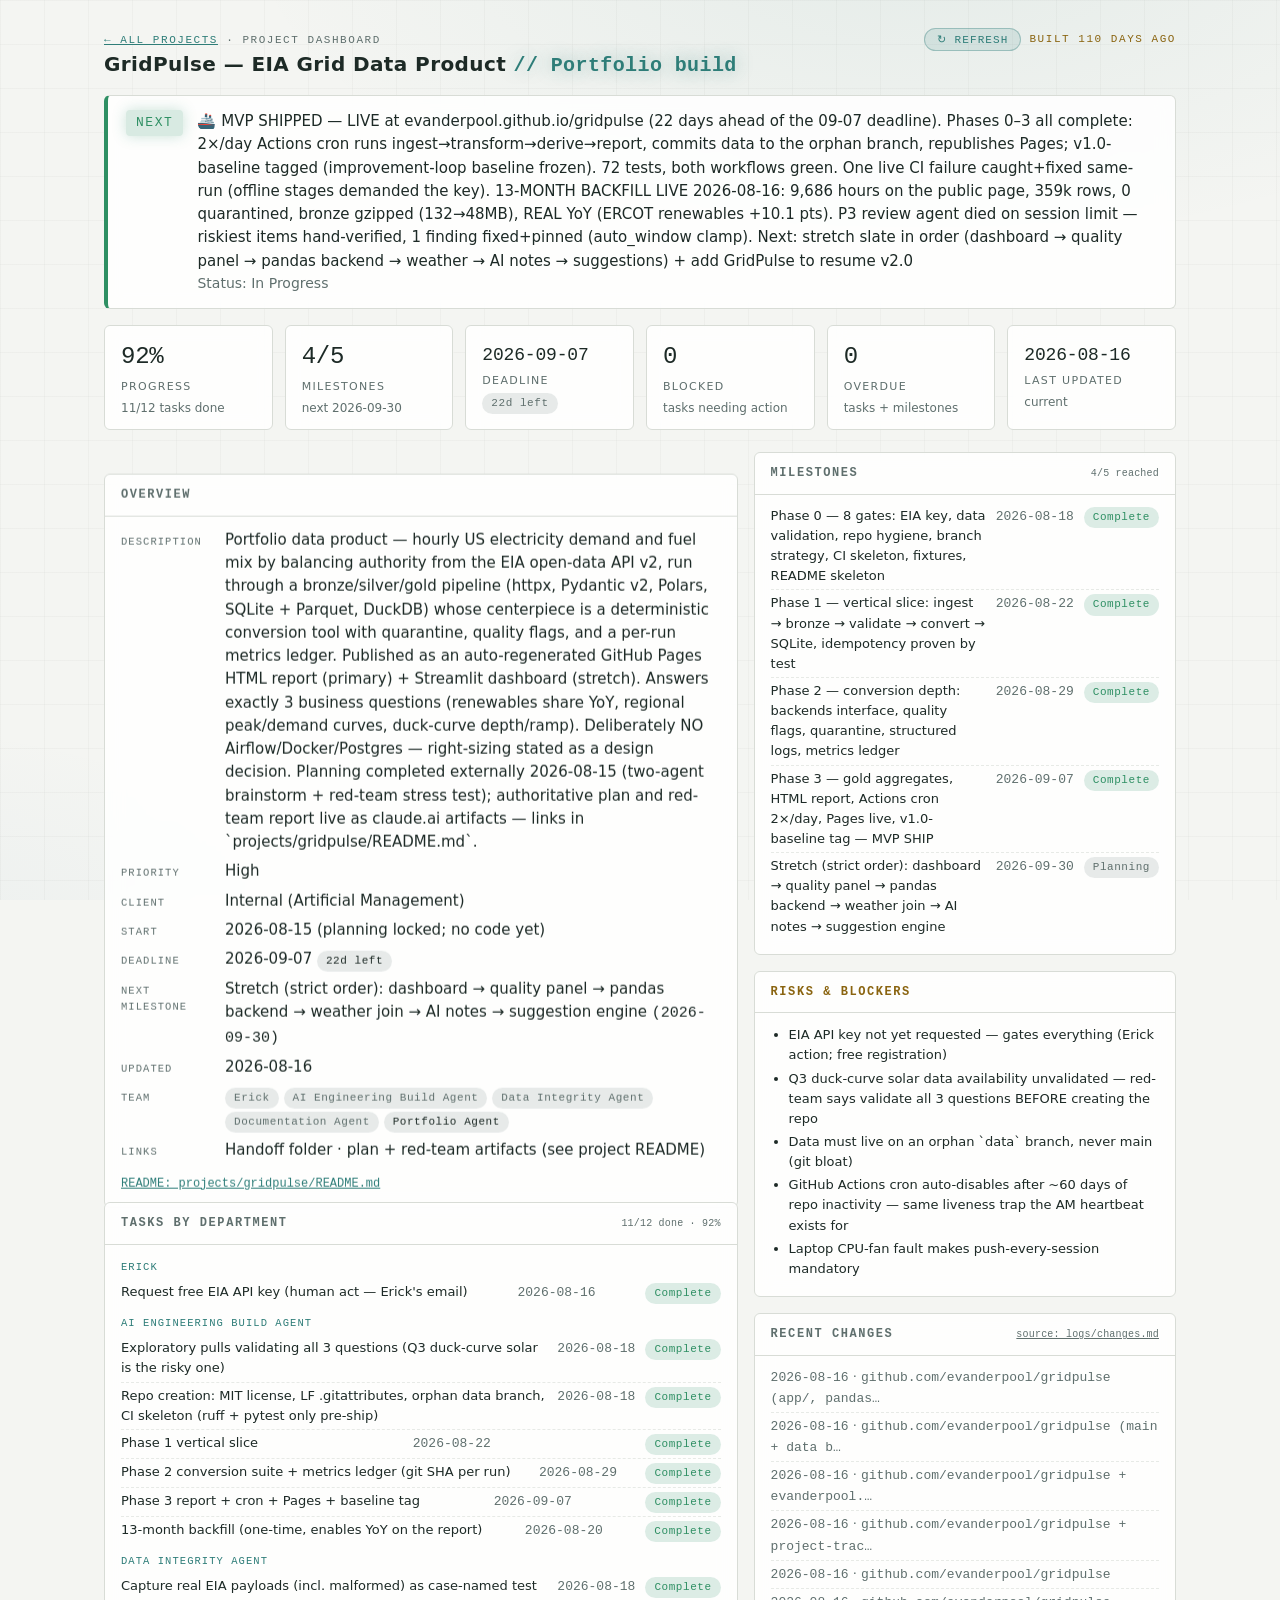
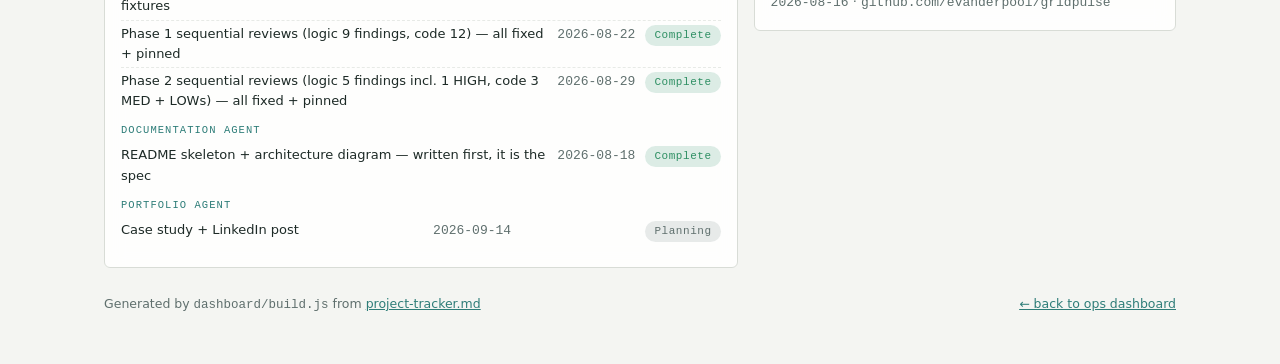
<file: dashboard/projects/gridpulse.html>
<!doctype html>
<html lang="en">
<head>
<meta charset="utf-8">
<meta name="viewport" content="width=device-width, initial-scale=1">
<title>GridPulse — EIA Grid Data Product — Project Dashboard</title>
<style>
:root{
  --ink:#0e1418; --panel:#151d23; --panel-2:#1a242b; --line:#243139;
  --text:#e7eceb; --dim:#8ca1a3; --accent:#56a8a2;
  --good:#53b788; --warn:#d9a441; --crit:#d96459; --info:#6fa8c9;
}
@media (prefers-color-scheme: light){
  :root{ --ink:#f4f5f2; --panel:#ffffff; --panel-2:#eceeea; --line:#d8dcd6;
    --text:#1d2a26; --dim:#5f6f6d; --accent:#2e7d78;
    --good:#2e8f63; --warn:#8a6410; --crit:#a53d33; --info:#3d7ba3; }
}
:root[data-theme="dark"]{ --ink:#0e1418; --panel:#151d23; --panel-2:#1a242b; --line:#243139;
  --text:#e7eceb; --dim:#8ca1a3; --accent:#56a8a2;
  --good:#53b788; --warn:#d9a441; --crit:#d96459; --info:#6fa8c9; }
:root[data-theme="light"]{ --ink:#f4f5f2; --panel:#ffffff; --panel-2:#eceeea; --line:#d8dcd6;
  --text:#1d2a26; --dim:#5f6f6d; --accent:#2e7d78;
  --good:#2e8f63; --warn:#8a6410; --crit:#a53d33; --info:#3d7ba3; }
*{box-sizing:border-box}
body{margin:0;background:var(--ink);color:var(--text);
  font:15px/1.55 "Segoe UI",system-ui,-apple-system,sans-serif;}
.mono,.num,.pill,.eyebrow,th,h1 .co{font-family:"Cascadia Code","SF Mono",Consolas,ui-monospace,monospace}
.num{font-variant-numeric:tabular-nums}
.wrap{max-width:1120px;margin:0 auto;padding:28px 24px 64px}
header{display:flex;justify-content:space-between;align-items:baseline;gap:16px;flex-wrap:wrap;margin-bottom:14px}
h1{font-size:20px;margin:0;letter-spacing:.02em}
h1 .co{color:var(--accent)}
.eyebrow{font-size:11px;text-transform:uppercase;letter-spacing:.14em;color:var(--dim)}
.built-row{display:flex;align-items:center;gap:8px;flex-wrap:wrap}
#builtAgo.stale{color:var(--warn)}
.refresh-btn{font-family:"Cascadia Code",Consolas,ui-monospace,monospace;font-size:11px;
  letter-spacing:.1em;text-transform:uppercase;cursor:pointer;
  background:color-mix(in srgb,var(--accent) 12%,transparent);color:var(--accent);
  border:1px solid color-mix(in srgb,var(--accent) 35%,transparent);
  border-radius:99px;padding:4px 12px}
.refresh-btn:hover{background:color-mix(in srgb,var(--accent) 20%,transparent)}
.refresh-btn:active{transform:scale(.97)}
.refresh-btn:focus-visible{outline:2px solid var(--accent);outline-offset:2px}
@media (prefers-reduced-motion: no-preference){
  .refresh-btn.spin{animation:spin 1s linear infinite}
  @keyframes spin{to{transform:rotate(360deg)}}
}
a{color:var(--accent)}
/* explainer */
.explainer{border:1px solid var(--line);background:var(--panel);border-radius:6px;margin-bottom:16px}
.explainer summary{cursor:pointer;padding:11px 16px;font-size:13px;color:var(--accent);list-style:none;display:flex;align-items:center;gap:10px}
.explainer summary::-webkit-details-marker{display:none}
.explainer[open] summary{border-bottom:1px solid var(--line)}
.explainer .x-body{padding:14px 18px;font-size:14px;color:var(--text);max-width:76ch}
.explainer .x-body p{margin:0 0 10px}
.explainer .arch{padding:6px 18px 16px;overflow-x:auto}
/* heartbeat */
.heartbeat{display:flex;gap:14px;align-items:flex-start;border:1px solid var(--line);
  border-left:4px solid var(--accent);background:var(--panel);border-radius:6px;
  padding:14px 18px;margin-bottom:16px}
.heartbeat.crit{border-left-color:var(--crit)}
.heartbeat.warn{border-left-color:var(--warn)}
.heartbeat.good{border-left-color:var(--good)}
.hb-label{font-family:"Cascadia Code",Consolas,ui-monospace,monospace;font-size:13px;
  letter-spacing:.12em;padding:3px 10px;border-radius:4px;white-space:nowrap}
.crit .hb-label{background:color-mix(in srgb,var(--crit) 18%,transparent);color:var(--crit)}
.warn .hb-label{background:color-mix(in srgb,var(--warn) 18%,transparent);color:var(--warn)}
.good .hb-label{background:color-mix(in srgb,var(--good) 18%,transparent);color:var(--good)}
.hb-detail{color:var(--dim);font-size:14px}
/* activity */
.activity{border:1px solid var(--line);background:var(--panel);border-radius:6px;padding:12px 18px 8px;margin-bottom:16px;overflow-x:auto}
.activity .a-title{font-size:11px;text-transform:uppercase;letter-spacing:.13em;color:var(--dim);
  font-family:"Cascadia Code",Consolas,ui-monospace,monospace;margin-bottom:8px}
.bar{fill:var(--accent);opacity:.75}
.bar:hover{opacity:1}
.bar-end{fill:var(--accent);opacity:1}
.bar-zero{fill:var(--line)}
.a-src{text-transform:none;letter-spacing:.02em}
.baseline{stroke:var(--line);stroke-width:1}
.bar-label{fill:var(--dim);font:11px "Cascadia Code",Consolas,ui-monospace,monospace;text-anchor:middle;font-variant-numeric:tabular-nums}
.axis-label{fill:var(--dim);font:11px "Cascadia Code",Consolas,ui-monospace,monospace}
/* arch diagram */
.node rect{fill:var(--panel-2);stroke:var(--line)}
.node-title{fill:var(--accent);font:600 11px "Cascadia Code",Consolas,ui-monospace,monospace;letter-spacing:.08em}
.node-body{fill:var(--text);font:12px "Segoe UI",system-ui,sans-serif}
.node-dim{fill:var(--dim);font:11px "Segoe UI",system-ui,sans-serif}
.node-accent{fill:var(--accent);font:11px "Segoe UI",system-ui,sans-serif}
.arrow{stroke:var(--dim);stroke-width:1.5}
.arrow-accent{stroke:var(--accent)}
.arrow-head{fill:var(--dim)}
/* metrics */
.metrics{display:grid;grid-template-columns:repeat(auto-fit,minmax(150px,1fr));gap:12px;margin-bottom:22px}
.metric{background:var(--panel);border:1px solid var(--line);border-radius:6px;padding:12px 16px}
.metric .v{font-family:"Cascadia Code",Consolas,ui-monospace,monospace;font-size:24px;
  font-variant-numeric:tabular-nums;letter-spacing:-.01em}
.metric .k{font-size:11px;text-transform:uppercase;letter-spacing:.12em;color:var(--dim);margin-top:2px}
.metric .s{font-size:12px;color:var(--dim);margin-top:4px}
/* layout */
.grid{display:grid;grid-template-columns:minmax(0,3fr) minmax(0,2fr);gap:16px;align-items:start}
@media (max-width:860px){.grid{grid-template-columns:1fr}}
.card{background:var(--panel);border:1px solid var(--line);border-radius:6px;overflow:hidden}
.card h2{font-size:12px;margin:0;padding:11px 16px;border-bottom:1px solid var(--line);
  text-transform:uppercase;letter-spacing:.13em;color:var(--dim);
  font-family:"Cascadia Code",Consolas,ui-monospace,monospace;font-weight:600;
  display:flex;justify-content:space-between;gap:8px;flex-wrap:wrap;align-items:baseline}
.card h2 small{letter-spacing:.02em;text-transform:none;font-weight:400}
.card h2 small a{color:var(--dim)}
.card h2 small a:hover{color:var(--accent)}
.card .scroll{overflow-x:auto}
table{border-collapse:collapse;width:100%;font-size:13.5px}
th{font-size:10.5px;text-transform:uppercase;letter-spacing:.1em;color:var(--dim);
  text-align:left;font-weight:600;padding:8px 16px;border-bottom:1px solid var(--line)}
td{padding:8px 16px;border-bottom:1px solid var(--line);vertical-align:top}
tr:last-child td{border-bottom:none}
tbody tr:nth-child(odd){background:color-mix(in srgb,var(--panel-2) 55%,transparent)}
.dim{color:var(--dim)}
.pill{display:inline-block;font-size:11px;letter-spacing:.05em;padding:2px 9px;border-radius:99px;white-space:nowrap}
.pill-good{background:color-mix(in srgb,var(--good) 16%,transparent);color:var(--good)}
.pill-warn{background:color-mix(in srgb,var(--warn) 16%,transparent);color:var(--warn)}
.pill-crit{background:color-mix(in srgb,var(--crit) 16%,transparent);color:var(--crit)}
.pill-info{background:color-mix(in srgb,var(--info) 16%,transparent);color:var(--info)}
.pill-muted{background:color-mix(in srgb,var(--dim) 14%,transparent);color:var(--dim)}
/* expandable rows */
details.row{border-bottom:1px solid var(--line)}
details.row:last-child{border-bottom:none}
details.row summary{cursor:pointer;display:flex;align-items:baseline;gap:12px;
  padding:9px 16px;list-style:none;font-size:13.5px}
details.row summary::-webkit-details-marker{display:none}
details.row summary:hover{background:color-mix(in srgb,var(--panel-2) 70%,transparent)}
details.row summary:focus-visible,.explainer summary:focus-visible{outline:2px solid var(--accent);outline-offset:-2px}
@media (max-width:520px){
  details.row summary{flex-wrap:wrap}
  .row-name{white-space:normal}
  table{min-width:560px}
}
/* phone layout — the same page, sized for a hand */
html{overflow-x:hidden}
@media (max-width:640px){
  .wrap{padding:16px 12px 48px}
  h1{font-size:17px}
  header{margin-bottom:10px}
  .metrics{grid-template-columns:repeat(auto-fit,minmax(124px,1fr));gap:10px}
  .metric{padding:10px 12px}
  .metric .v{font-size:20px}
  .grid{gap:12px}
  .explainer .x-body{padding:12px 14px;font-size:13.5px}
  .explainer .arch{max-width:100%;padding:6px 12px 14px}
  .activity{max-width:100%;padding:10px 12px 6px}
  a.row-link{flex-wrap:wrap}
  a.row-link .go{margin-left:auto}
  .card h2{padding:10px 14px;font-size:11px}
  .row-body{padding:4px 14px 12px 28px}
  ul.feed li,ul.next li{padding-left:14px;padding-right:14px}
  ul.next li{padding-left:30px}
}
.chev{flex:none;width:8px;color:var(--dim)}
.chev::before{content:"▸";font-size:11px}
details[open]>summary .chev::before{content:"▾"}
.row-name{flex:1;min-width:0;white-space:nowrap;overflow:hidden;text-overflow:ellipsis}
.row-wrap{white-space:normal}
.row-body{padding:4px 16px 14px 36px;font-size:13.5px;background:color-mix(in srgb,var(--panel-2) 45%,transparent)}
.row-body p{margin:6px 0 10px;max-width:72ch}
.kv{display:flex;flex-direction:column;gap:6px}
.kv .k{display:inline-block;min-width:96px;color:var(--dim);font-size:10.5px;
  text-transform:uppercase;letter-spacing:.1em;
  font-family:"Cascadia Code",Consolas,ui-monospace,monospace}
.kv>div{display:flex;gap:8px;align-items:baseline}
.kv span:last-child{color:var(--text)}
.task-group{margin-bottom:8px}
.task-owner{font-size:10.5px;text-transform:uppercase;letter-spacing:.1em;color:var(--accent);
  font-family:"Cascadia Code",Consolas,ui-monospace,monospace;margin:6px 0 4px}
.task-line{display:flex;justify-content:space-between;gap:10px;align-items:baseline;
  padding:3px 0;font-size:13px;border-bottom:1px dashed color-mix(in srgb,var(--line) 60%,transparent)}
.task-line:last-child{border-bottom:none}
.progress{display:inline-block;width:120px;height:6px;border-radius:3px;vertical-align:middle;
  background:color-mix(in srgb,var(--dim) 18%,transparent);overflow:hidden}
.progress.mini{width:56px;height:5px;flex:none}
.progress-fill{display:block;height:100%;background:var(--accent);border-radius:3px}
.overdue{color:var(--crit)}
ul.risk-list{margin:4px 0 0;padding-left:18px;font-size:13px}
ul.risk-list li{margin-bottom:3px;color:var(--text)}
a.row-link{display:flex;align-items:baseline;gap:12px;padding:9px 16px;font-size:13.5px;
  color:var(--text);text-decoration:none;border-bottom:1px solid var(--line)}
a.row-link:last-of-type{border-bottom:none}
a.row-link:hover{background:color-mix(in srgb,var(--panel-2) 70%,transparent)}
a.row-link:focus-visible{outline:2px solid var(--accent);outline-offset:-2px}
a.row-link .go{color:var(--accent);font-size:12px;white-space:nowrap}
.row-links{margin-top:10px;font-size:12.5px}
.row-links a{font-family:"Cascadia Code",Consolas,ui-monospace,monospace;font-size:12px}
ul.feed{list-style:none;margin:0;padding:6px 0}
ul.feed li{display:flex;gap:12px;align-items:baseline;padding:7px 16px;font-size:13.5px;border-bottom:1px solid var(--line)}
ul.feed li:last-child{border-bottom:none}
ul.feed .num{color:var(--dim);font-size:12px;white-space:nowrap}
details.row .num{color:var(--dim);font-size:12px;white-space:nowrap}
ul.next{list-style:none;margin:0;padding:6px 0}
ul.next li{padding:8px 16px 8px 34px;position:relative;font-size:14px;border-bottom:1px solid var(--line)}
ul.next li:last-child{border-bottom:none}
ul.next li::before{content:"→";position:absolute;left:16px;color:var(--accent)}
.col{display:flex;flex-direction:column;gap:16px;min-width:0}
footer{margin-top:26px;color:var(--dim);font-size:12.5px;display:flex;justify-content:space-between;gap:12px;flex-wrap:wrap}
/* showcase layer */
body{background-image:
  radial-gradient(1100px 520px at 72% -8%, color-mix(in srgb,var(--accent) 8%,transparent), transparent 62%),
  radial-gradient(800px 420px at -10% 108%, color-mix(in srgb,var(--info) 5%,transparent), transparent 60%),
  linear-gradient(color-mix(in srgb,var(--line) 24%,transparent) 1px, transparent 1px),
  linear-gradient(90deg, color-mix(in srgb,var(--line) 24%,transparent) 1px, transparent 1px);
  background-size:auto,auto,44px 44px,44px 44px;
  background-attachment:fixed}
.card,.metric,.heartbeat,.activity,.explainer{
  background:color-mix(in srgb,var(--panel) 86%,transparent);
  backdrop-filter:blur(9px);-webkit-backdrop-filter:blur(9px)}
h1 .co{text-shadow:0 0 18px color-mix(in srgb,var(--accent) 45%,transparent)}
.hb-label{box-shadow:0 0 14px color-mix(in srgb,currentColor 25%,transparent)}
.progress-fill{background:linear-gradient(90deg,var(--accent),color-mix(in srgb,var(--accent) 55%,var(--info)));
  box-shadow:0 0 8px color-mix(in srgb,var(--accent) 40%,transparent)}
@view-transition{navigation:auto}
::view-transition-old(root){animation-duration:.22s}
::view-transition-new(root){animation-duration:.32s}
@media (prefers-reduced-motion: no-preference){
  .heartbeat.good .hb-label{animation:pulse 2.4s ease-in-out infinite}
  @keyframes pulse{50%{opacity:.55}}
  .card,.metric{transition:transform .25s ease,box-shadow .25s ease,border-color .25s ease}
  .card:hover,.metric:hover{transform:translateY(-2px);border-color:color-mix(in srgb,var(--accent) 45%,var(--line));
    box-shadow:0 10px 34px -14px color-mix(in srgb,var(--accent) 45%,transparent)}
  a.row-link,details.row summary{transition:background .2s ease}
  a.row-link .go{transition:transform .2s ease}
  a.row-link:hover .go{transform:translateX(4px)}
  .pill{transition:box-shadow .25s ease}
  .pill-good:hover,.pill-crit:hover,.pill-warn:hover{box-shadow:0 0 10px color-mix(in srgb,currentColor 35%,transparent)}
}
@media (prefers-reduced-motion: reduce){
  ::view-transition-old(root),::view-transition-new(root){animation:none}
}

</style>
</head>
<body>
<main class="wrap">

<header>
  <div>
    <div class="eyebrow"><a href="../index.html">← all projects</a> · project dashboard</div>
    <h1>GridPulse — EIA Grid Data Product <span class="co">// Portfolio build</span></h1>
  </div>
  <div class="eyebrow num built-row">
    <button id="refreshBtn" class="refresh-btn" type="button" title="Reload the latest published build">↻ Refresh</button>
    <span id="builtAgo" data-built="2026-08-16T18:45:07.255Z">built 2026-08-16 18:45 UTC</span>
  </div>
</header>

<div class="heartbeat good">
  <span class="hb-label">NEXT</span>
  <div>
    <div>🚢 MVP SHIPPED — LIVE at evanderpool.github.io/gridpulse (22 days ahead of the 09-07 deadline). Phases 0–3 all complete: 2×/day Actions cron runs ingest→transform→derive→report, commits data to the orphan branch, republishes Pages; v1.0-baseline tagged (improvement-loop baseline frozen). 72 tests, both workflows green. One live CI failure caught+fixed same-run (offline stages demanded the key). 13-MONTH BACKFILL LIVE 2026-08-16: 9,686 hours on the public page, 359k rows, 0 quarantined, bronze gzipped (132→48MB), REAL YoY (ERCOT renewables +10.1 pts). P3 review agent died on session limit — riskiest items hand-verified, 1 finding fixed+pinned (auto_window clamp). Next: stretch slate in order (dashboard → quality panel → pandas backend → weather → AI notes → suggestions) + add GridPulse to resume v2.0</div>
    <div class="hb-detail">Status: In Progress</div>
  </div>
</div>

<div class="metrics">
  <div class="metric"><div class="v">92%</div><div class="k">Progress</div><div class="s">11/12 tasks done</div></div>
  <div class="metric"><div class="v">4/5</div><div class="k">Milestones</div><div class="s">next 2026-09-30</div></div>
  <div class="metric"><div class="v" style="font-size:18px;padding-top:4px">2026-09-07</div><div class="k">Deadline</div><div class="s"><span class="pill pill-muted">22d left</span></div></div>
  <div class="metric"><div class="v">0</div><div class="k">Blocked</div><div class="s">tasks needing action</div></div>
  <div class="metric"><div class="v">0</div><div class="k">Overdue</div><div class="s">tasks + milestones</div></div>
  <div class="metric"><div class="v" style="font-size:18px;padding-top:4px">2026-08-16</div><div class="k">Last updated</div><div class="s">current</div></div>
</div>

<div class="grid">
  <div class="col">
    
    <div class="card">
      <h2>Overview</h2>
      <div style="padding:12px 16px 14px"><div class="kv"><div><span class="k">Description</span><span>Portfolio data product — hourly US electricity demand and fuel mix by balancing authority from the EIA open-data API v2, run through a bronze/silver/gold pipeline (httpx, Pydantic v2, Polars, SQLite + Parquet, DuckDB) whose centerpiece is a deterministic conversion tool with quarantine, quality flags, and a per-run metrics ledger. Published as an auto-regenerated GitHub Pages HTML report (primary) + Streamlit dashboard (stretch). Answers exactly 3 business questions (renewables share YoY, regional peak/demand curves, duck-curve depth/ramp). Deliberately NO Airflow/Docker/Postgres — right-sizing stated as a design decision. Planning completed externally 2026-08-15 (two-agent brainstorm + red-team stress test); authoritative plan and red-team report live as claude.ai artifacts — links in `projects/gridpulse/README.md`.</span></div>
<div><span class="k">Priority</span><span>High</span></div>
<div><span class="k">Client</span><span>Internal (Artificial Management)</span></div>
<div><span class="k">Start</span><span>2026-08-15 (planning locked; no code yet)</span></div>
<div><span class="k">Deadline</span><span>2026-09-07 <span class="pill pill-muted">22d left</span></span></div>
<div><span class="k">Next milestone</span><span>Stretch (strict order): dashboard → quality panel → pandas backend → weather join → AI notes → suggestion engine <span class="num dim">(2026-09-30)</span></span></div>
<div><span class="k">Updated</span><span>2026-08-16 </span></div>
<div><span class="k">Team</span><span><span class="pill pill-muted">Erick</span> <span class="pill pill-muted">AI Engineering Build Agent</span> <span class="pill pill-muted">Data Integrity Agent</span> <span class="pill pill-muted">Documentation Agent</span> <span class="pill pill-muted">Portfolio Agent</span></span></div>
<div><span class="k">Links</span><span>Handoff folder · plan + red-team artifacts (see project README)</span></div></div><div class="row-links"><a href="https://github.com/evanderpool/artificial-management/blob/main/projects/gridpulse/README.md" target="_blank" rel="noopener">README: projects/gridpulse/README.md</a></div></div>
    </div>
    <div class="card">
      <h2>Tasks by department <small>11/12 done · 92%</small></h2>
      <div style="padding:8px 16px 14px"><div class="task-group">
  <div class="task-owner">Erick</div>
  <div class="task-line"><span>Request free EIA API key (human act — Erick's email)</span><span class="num dim" style="white-space:nowrap">2026-08-16</span><span class="pill pill-good">Complete</span></div>
</div>
<div class="task-group">
  <div class="task-owner">AI Engineering Build Agent</div>
  <div class="task-line"><span>Exploratory pulls validating all 3 questions (Q3 duck-curve solar is the risky one)</span><span class="num dim" style="white-space:nowrap">2026-08-18</span><span class="pill pill-good">Complete</span></div>
<div class="task-line"><span>Repo creation: MIT license, LF .gitattributes, orphan data branch, CI skeleton (ruff + pytest only pre-ship)</span><span class="num dim" style="white-space:nowrap">2026-08-18</span><span class="pill pill-good">Complete</span></div>
<div class="task-line"><span>Phase 1 vertical slice</span><span class="num dim" style="white-space:nowrap">2026-08-22</span><span class="pill pill-good">Complete</span></div>
<div class="task-line"><span>Phase 2 conversion suite + metrics ledger (git SHA per run)</span><span class="num dim" style="white-space:nowrap">2026-08-29</span><span class="pill pill-good">Complete</span></div>
<div class="task-line"><span>Phase 3 report + cron + Pages + baseline tag</span><span class="num dim" style="white-space:nowrap">2026-09-07</span><span class="pill pill-good">Complete</span></div>
<div class="task-line"><span>13-month backfill (one-time, enables YoY on the report)</span><span class="num dim" style="white-space:nowrap">2026-08-20</span><span class="pill pill-good">Complete</span></div>
</div>
<div class="task-group">
  <div class="task-owner">Data Integrity Agent</div>
  <div class="task-line"><span>Capture real EIA payloads (incl. malformed) as case-named test fixtures</span><span class="num dim" style="white-space:nowrap">2026-08-18</span><span class="pill pill-good">Complete</span></div>
<div class="task-line"><span>Phase 1 sequential reviews (logic 9 findings, code 12) — all fixed + pinned</span><span class="num dim" style="white-space:nowrap">2026-08-22</span><span class="pill pill-good">Complete</span></div>
<div class="task-line"><span>Phase 2 sequential reviews (logic 5 findings incl. 1 HIGH, code 3 MED + LOWs) — all fixed + pinned</span><span class="num dim" style="white-space:nowrap">2026-08-29</span><span class="pill pill-good">Complete</span></div>
</div>
<div class="task-group">
  <div class="task-owner">Documentation Agent</div>
  <div class="task-line"><span>README skeleton + architecture diagram — written first, it is the spec</span><span class="num dim" style="white-space:nowrap">2026-08-18</span><span class="pill pill-good">Complete</span></div>
</div>
<div class="task-group">
  <div class="task-owner">Portfolio Agent</div>
  <div class="task-line"><span>Case study + LinkedIn post</span><span class="num dim" style="white-space:nowrap">2026-09-14</span><span class="pill pill-muted">Planning</span></div>
</div></div>
    </div>
  </div>
  <div class="col">
    <div class="card"><h2>Milestones <small>4/5 reached</small></h2><div style="padding:8px 16px 14px"><div class="task-line"><span>Phase 0 — 8 gates: EIA key, data validation, repo hygiene, branch strategy, CI skeleton, fixtures, README skeleton</span><span class="num dim" style="white-space:nowrap">2026-08-18</span><span class="pill pill-good">Complete</span></div>
<div class="task-line"><span>Phase 1 — vertical slice: ingest → bronze → validate → convert → SQLite, idempotency proven by test</span><span class="num dim" style="white-space:nowrap">2026-08-22</span><span class="pill pill-good">Complete</span></div>
<div class="task-line"><span>Phase 2 — conversion depth: backends interface, quality flags, quarantine, structured logs, metrics ledger</span><span class="num dim" style="white-space:nowrap">2026-08-29</span><span class="pill pill-good">Complete</span></div>
<div class="task-line"><span>Phase 3 — gold aggregates, HTML report, Actions cron 2×/day, Pages live, v1.0-baseline tag — MVP SHIP</span><span class="num dim" style="white-space:nowrap">2026-09-07</span><span class="pill pill-good">Complete</span></div>
<div class="task-line"><span>Stretch (strict order): dashboard → quality panel → pandas backend → weather join → AI notes → suggestion engine</span><span class="num dim" style="white-space:nowrap">2026-09-30</span><span class="pill pill-muted">Planning</span></div></div></div>
    <div class="card"><h2 style="color:var(--warn)">Risks &amp; blockers</h2><div style="padding:8px 16px 14px"><ul class="risk-list"><li>EIA API key not yet requested — gates everything (Erick action; free registration)</li><li>Q3 duck-curve solar data availability unvalidated — red-team says validate all 3 questions BEFORE creating the repo</li><li>Data must live on an orphan `data` branch, never main (git bloat)</li><li>GitHub Actions cron auto-disables after ~60 days of repo inactivity — same liveness trap the AM heartbeat exists for</li><li>Laptop CPU-fan fault makes push-every-session mandatory</li></ul></div></div>
    <div class="card">
      <h2>Recent changes <small><a href="https://github.com/evanderpool/artificial-management/blob/main/logs/changes.md" target="_blank" rel="noopener">source: logs/changes.md</a></small></h2>
      <div style="padding:8px 16px 14px"><div class="task-line dim"><span><span class="num">2026-08-16</span> · <span class="mono">github.com/evanderpool/gridpulse (app/, pandas…</span></span></div>
<div class="task-line dim"><span><span class="num">2026-08-16</span> · <span class="mono">github.com/evanderpool/gridpulse (main + data b…</span></span></div>
<div class="task-line dim"><span><span class="num">2026-08-16</span> · <span class="mono">github.com/evanderpool/gridpulse + evanderpool.…</span></span></div>
<div class="task-line dim"><span><span class="num">2026-08-16</span> · <span class="mono">github.com/evanderpool/gridpulse + project-trac…</span></span></div>
<div class="task-line dim"><span><span class="num">2026-08-16</span> · <span class="mono">github.com/evanderpool/gridpulse</span></span></div>
<div class="task-line dim"><span><span class="num">2026-08-16</span> · <span class="mono">github.com/evanderpool/gridpulse</span></span></div></div>
    </div>
  </div>
</div>

<footer>
  <span>Generated by <span class="mono">dashboard/build.js</span> from <a href="https://github.com/evanderpool/artificial-management/blob/main/projects/master-operating-system/project-tracker.md" target="_blank" rel="noopener">project-tracker.md</a></span>
  <span><a href="../index.html">← back to ops dashboard</a></span>
</footer>
</main>
<script defer src="../assets/gsap.min.js"></script>
<script defer src="../assets/ScrollTrigger.min.js"></script>
<script defer src="../assets/app.js"></script>

</body>
</html>
</file>
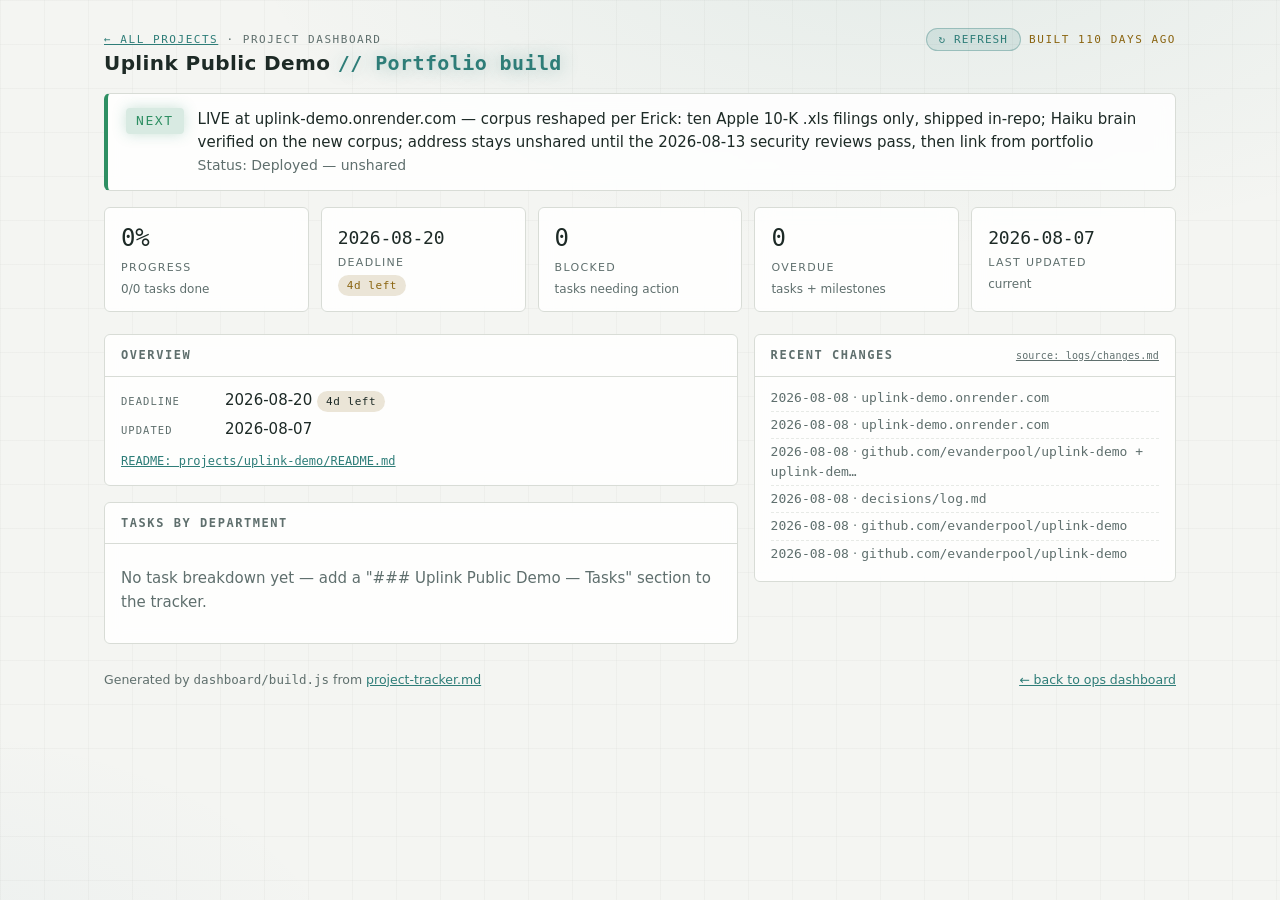
<file: dashboard/projects/uplink-demo.html>
<!doctype html>
<html lang="en">
<head>
<meta charset="utf-8">
<meta name="viewport" content="width=device-width, initial-scale=1">
<title>Uplink Public Demo — Project Dashboard</title>
<style>
:root{
  --ink:#0e1418; --panel:#151d23; --panel-2:#1a242b; --line:#243139;
  --text:#e7eceb; --dim:#8ca1a3; --accent:#56a8a2;
  --good:#53b788; --warn:#d9a441; --crit:#d96459; --info:#6fa8c9;
}
@media (prefers-color-scheme: light){
  :root{ --ink:#f4f5f2; --panel:#ffffff; --panel-2:#eceeea; --line:#d8dcd6;
    --text:#1d2a26; --dim:#5f6f6d; --accent:#2e7d78;
    --good:#2e8f63; --warn:#8a6410; --crit:#a53d33; --info:#3d7ba3; }
}
:root[data-theme="dark"]{ --ink:#0e1418; --panel:#151d23; --panel-2:#1a242b; --line:#243139;
  --text:#e7eceb; --dim:#8ca1a3; --accent:#56a8a2;
  --good:#53b788; --warn:#d9a441; --crit:#d96459; --info:#6fa8c9; }
:root[data-theme="light"]{ --ink:#f4f5f2; --panel:#ffffff; --panel-2:#eceeea; --line:#d8dcd6;
  --text:#1d2a26; --dim:#5f6f6d; --accent:#2e7d78;
  --good:#2e8f63; --warn:#8a6410; --crit:#a53d33; --info:#3d7ba3; }
*{box-sizing:border-box}
body{margin:0;background:var(--ink);color:var(--text);
  font:15px/1.55 "Segoe UI",system-ui,-apple-system,sans-serif;}
.mono,.num,.pill,.eyebrow,th,h1 .co{font-family:"Cascadia Code","SF Mono",Consolas,ui-monospace,monospace}
.num{font-variant-numeric:tabular-nums}
.wrap{max-width:1120px;margin:0 auto;padding:28px 24px 64px}
header{display:flex;justify-content:space-between;align-items:baseline;gap:16px;flex-wrap:wrap;margin-bottom:14px}
h1{font-size:20px;margin:0;letter-spacing:.02em}
h1 .co{color:var(--accent)}
.eyebrow{font-size:11px;text-transform:uppercase;letter-spacing:.14em;color:var(--dim)}
.built-row{display:flex;align-items:center;gap:8px;flex-wrap:wrap}
#builtAgo.stale{color:var(--warn)}
.refresh-btn{font-family:"Cascadia Code",Consolas,ui-monospace,monospace;font-size:11px;
  letter-spacing:.1em;text-transform:uppercase;cursor:pointer;
  background:color-mix(in srgb,var(--accent) 12%,transparent);color:var(--accent);
  border:1px solid color-mix(in srgb,var(--accent) 35%,transparent);
  border-radius:99px;padding:4px 12px}
.refresh-btn:hover{background:color-mix(in srgb,var(--accent) 20%,transparent)}
.refresh-btn:active{transform:scale(.97)}
.refresh-btn:focus-visible{outline:2px solid var(--accent);outline-offset:2px}
@media (prefers-reduced-motion: no-preference){
  .refresh-btn.spin{animation:spin 1s linear infinite}
  @keyframes spin{to{transform:rotate(360deg)}}
}
a{color:var(--accent)}
/* explainer */
.explainer{border:1px solid var(--line);background:var(--panel);border-radius:6px;margin-bottom:16px}
.explainer summary{cursor:pointer;padding:11px 16px;font-size:13px;color:var(--accent);list-style:none;display:flex;align-items:center;gap:10px}
.explainer summary::-webkit-details-marker{display:none}
.explainer[open] summary{border-bottom:1px solid var(--line)}
.explainer .x-body{padding:14px 18px;font-size:14px;color:var(--text);max-width:76ch}
.explainer .x-body p{margin:0 0 10px}
.explainer .arch{padding:6px 18px 16px;overflow-x:auto}
/* heartbeat */
.heartbeat{display:flex;gap:14px;align-items:flex-start;border:1px solid var(--line);
  border-left:4px solid var(--accent);background:var(--panel);border-radius:6px;
  padding:14px 18px;margin-bottom:16px}
.heartbeat.crit{border-left-color:var(--crit)}
.heartbeat.warn{border-left-color:var(--warn)}
.heartbeat.good{border-left-color:var(--good)}
.hb-label{font-family:"Cascadia Code",Consolas,ui-monospace,monospace;font-size:13px;
  letter-spacing:.12em;padding:3px 10px;border-radius:4px;white-space:nowrap}
.crit .hb-label{background:color-mix(in srgb,var(--crit) 18%,transparent);color:var(--crit)}
.warn .hb-label{background:color-mix(in srgb,var(--warn) 18%,transparent);color:var(--warn)}
.good .hb-label{background:color-mix(in srgb,var(--good) 18%,transparent);color:var(--good)}
.hb-detail{color:var(--dim);font-size:14px}
/* activity */
.activity{border:1px solid var(--line);background:var(--panel);border-radius:6px;padding:12px 18px 8px;margin-bottom:16px;overflow-x:auto}
.activity .a-title{font-size:11px;text-transform:uppercase;letter-spacing:.13em;color:var(--dim);
  font-family:"Cascadia Code",Consolas,ui-monospace,monospace;margin-bottom:8px}
.bar{fill:var(--accent);opacity:.75}
.bar:hover{opacity:1}
.bar-end{fill:var(--accent);opacity:1}
.bar-zero{fill:var(--line)}
.a-src{text-transform:none;letter-spacing:.02em}
.baseline{stroke:var(--line);stroke-width:1}
.bar-label{fill:var(--dim);font:11px "Cascadia Code",Consolas,ui-monospace,monospace;text-anchor:middle;font-variant-numeric:tabular-nums}
.axis-label{fill:var(--dim);font:11px "Cascadia Code",Consolas,ui-monospace,monospace}
/* arch diagram */
.node rect{fill:var(--panel-2);stroke:var(--line)}
.node-title{fill:var(--accent);font:600 11px "Cascadia Code",Consolas,ui-monospace,monospace;letter-spacing:.08em}
.node-body{fill:var(--text);font:12px "Segoe UI",system-ui,sans-serif}
.node-dim{fill:var(--dim);font:11px "Segoe UI",system-ui,sans-serif}
.node-accent{fill:var(--accent);font:11px "Segoe UI",system-ui,sans-serif}
.arrow{stroke:var(--dim);stroke-width:1.5}
.arrow-accent{stroke:var(--accent)}
.arrow-head{fill:var(--dim)}
/* metrics */
.metrics{display:grid;grid-template-columns:repeat(auto-fit,minmax(150px,1fr));gap:12px;margin-bottom:22px}
.metric{background:var(--panel);border:1px solid var(--line);border-radius:6px;padding:12px 16px}
.metric .v{font-family:"Cascadia Code",Consolas,ui-monospace,monospace;font-size:24px;
  font-variant-numeric:tabular-nums;letter-spacing:-.01em}
.metric .k{font-size:11px;text-transform:uppercase;letter-spacing:.12em;color:var(--dim);margin-top:2px}
.metric .s{font-size:12px;color:var(--dim);margin-top:4px}
/* layout */
.grid{display:grid;grid-template-columns:minmax(0,3fr) minmax(0,2fr);gap:16px;align-items:start}
@media (max-width:860px){.grid{grid-template-columns:1fr}}
.card{background:var(--panel);border:1px solid var(--line);border-radius:6px;overflow:hidden}
.card h2{font-size:12px;margin:0;padding:11px 16px;border-bottom:1px solid var(--line);
  text-transform:uppercase;letter-spacing:.13em;color:var(--dim);
  font-family:"Cascadia Code",Consolas,ui-monospace,monospace;font-weight:600;
  display:flex;justify-content:space-between;gap:8px;flex-wrap:wrap;align-items:baseline}
.card h2 small{letter-spacing:.02em;text-transform:none;font-weight:400}
.card h2 small a{color:var(--dim)}
.card h2 small a:hover{color:var(--accent)}
.card .scroll{overflow-x:auto}
table{border-collapse:collapse;width:100%;font-size:13.5px}
th{font-size:10.5px;text-transform:uppercase;letter-spacing:.1em;color:var(--dim);
  text-align:left;font-weight:600;padding:8px 16px;border-bottom:1px solid var(--line)}
td{padding:8px 16px;border-bottom:1px solid var(--line);vertical-align:top}
tr:last-child td{border-bottom:none}
tbody tr:nth-child(odd){background:color-mix(in srgb,var(--panel-2) 55%,transparent)}
.dim{color:var(--dim)}
.pill{display:inline-block;font-size:11px;letter-spacing:.05em;padding:2px 9px;border-radius:99px;white-space:nowrap}
.pill-good{background:color-mix(in srgb,var(--good) 16%,transparent);color:var(--good)}
.pill-warn{background:color-mix(in srgb,var(--warn) 16%,transparent);color:var(--warn)}
.pill-crit{background:color-mix(in srgb,var(--crit) 16%,transparent);color:var(--crit)}
.pill-info{background:color-mix(in srgb,var(--info) 16%,transparent);color:var(--info)}
.pill-muted{background:color-mix(in srgb,var(--dim) 14%,transparent);color:var(--dim)}
/* expandable rows */
details.row{border-bottom:1px solid var(--line)}
details.row:last-child{border-bottom:none}
details.row summary{cursor:pointer;display:flex;align-items:baseline;gap:12px;
  padding:9px 16px;list-style:none;font-size:13.5px}
details.row summary::-webkit-details-marker{display:none}
details.row summary:hover{background:color-mix(in srgb,var(--panel-2) 70%,transparent)}
details.row summary:focus-visible,.explainer summary:focus-visible{outline:2px solid var(--accent);outline-offset:-2px}
@media (max-width:520px){
  details.row summary{flex-wrap:wrap}
  .row-name{white-space:normal}
  table{min-width:560px}
}
/* phone layout — the same page, sized for a hand */
html{overflow-x:hidden}
@media (max-width:640px){
  .wrap{padding:16px 12px 48px}
  h1{font-size:17px}
  header{margin-bottom:10px}
  .metrics{grid-template-columns:repeat(auto-fit,minmax(124px,1fr));gap:10px}
  .metric{padding:10px 12px}
  .metric .v{font-size:20px}
  .grid{gap:12px}
  .explainer .x-body{padding:12px 14px;font-size:13.5px}
  .explainer .arch{max-width:100%;padding:6px 12px 14px}
  .activity{max-width:100%;padding:10px 12px 6px}
  a.row-link{flex-wrap:wrap}
  a.row-link .go{margin-left:auto}
  .card h2{padding:10px 14px;font-size:11px}
  .row-body{padding:4px 14px 12px 28px}
  ul.feed li,ul.next li{padding-left:14px;padding-right:14px}
  ul.next li{padding-left:30px}
}
.chev{flex:none;width:8px;color:var(--dim)}
.chev::before{content:"▸";font-size:11px}
details[open]>summary .chev::before{content:"▾"}
.row-name{flex:1;min-width:0;white-space:nowrap;overflow:hidden;text-overflow:ellipsis}
.row-wrap{white-space:normal}
.row-body{padding:4px 16px 14px 36px;font-size:13.5px;background:color-mix(in srgb,var(--panel-2) 45%,transparent)}
.row-body p{margin:6px 0 10px;max-width:72ch}
.kv{display:flex;flex-direction:column;gap:6px}
.kv .k{display:inline-block;min-width:96px;color:var(--dim);font-size:10.5px;
  text-transform:uppercase;letter-spacing:.1em;
  font-family:"Cascadia Code",Consolas,ui-monospace,monospace}
.kv>div{display:flex;gap:8px;align-items:baseline}
.kv span:last-child{color:var(--text)}
.task-group{margin-bottom:8px}
.task-owner{font-size:10.5px;text-transform:uppercase;letter-spacing:.1em;color:var(--accent);
  font-family:"Cascadia Code",Consolas,ui-monospace,monospace;margin:6px 0 4px}
.task-line{display:flex;justify-content:space-between;gap:10px;align-items:baseline;
  padding:3px 0;font-size:13px;border-bottom:1px dashed color-mix(in srgb,var(--line) 60%,transparent)}
.task-line:last-child{border-bottom:none}
.progress{display:inline-block;width:120px;height:6px;border-radius:3px;vertical-align:middle;
  background:color-mix(in srgb,var(--dim) 18%,transparent);overflow:hidden}
.progress.mini{width:56px;height:5px;flex:none}
.progress-fill{display:block;height:100%;background:var(--accent);border-radius:3px}
.overdue{color:var(--crit)}
ul.risk-list{margin:4px 0 0;padding-left:18px;font-size:13px}
ul.risk-list li{margin-bottom:3px;color:var(--text)}
a.row-link{display:flex;align-items:baseline;gap:12px;padding:9px 16px;font-size:13.5px;
  color:var(--text);text-decoration:none;border-bottom:1px solid var(--line)}
a.row-link:last-of-type{border-bottom:none}
a.row-link:hover{background:color-mix(in srgb,var(--panel-2) 70%,transparent)}
a.row-link:focus-visible{outline:2px solid var(--accent);outline-offset:-2px}
a.row-link .go{color:var(--accent);font-size:12px;white-space:nowrap}
.row-links{margin-top:10px;font-size:12.5px}
.row-links a{font-family:"Cascadia Code",Consolas,ui-monospace,monospace;font-size:12px}
ul.feed{list-style:none;margin:0;padding:6px 0}
ul.feed li{display:flex;gap:12px;align-items:baseline;padding:7px 16px;font-size:13.5px;border-bottom:1px solid var(--line)}
ul.feed li:last-child{border-bottom:none}
ul.feed .num{color:var(--dim);font-size:12px;white-space:nowrap}
details.row .num{color:var(--dim);font-size:12px;white-space:nowrap}
ul.next{list-style:none;margin:0;padding:6px 0}
ul.next li{padding:8px 16px 8px 34px;position:relative;font-size:14px;border-bottom:1px solid var(--line)}
ul.next li:last-child{border-bottom:none}
ul.next li::before{content:"→";position:absolute;left:16px;color:var(--accent)}
.col{display:flex;flex-direction:column;gap:16px;min-width:0}
footer{margin-top:26px;color:var(--dim);font-size:12.5px;display:flex;justify-content:space-between;gap:12px;flex-wrap:wrap}
/* showcase layer */
body{background-image:
  radial-gradient(1100px 520px at 72% -8%, color-mix(in srgb,var(--accent) 8%,transparent), transparent 62%),
  radial-gradient(800px 420px at -10% 108%, color-mix(in srgb,var(--info) 5%,transparent), transparent 60%),
  linear-gradient(color-mix(in srgb,var(--line) 24%,transparent) 1px, transparent 1px),
  linear-gradient(90deg, color-mix(in srgb,var(--line) 24%,transparent) 1px, transparent 1px);
  background-size:auto,auto,44px 44px,44px 44px;
  background-attachment:fixed}
.card,.metric,.heartbeat,.activity,.explainer{
  background:color-mix(in srgb,var(--panel) 86%,transparent);
  backdrop-filter:blur(9px);-webkit-backdrop-filter:blur(9px)}
h1 .co{text-shadow:0 0 18px color-mix(in srgb,var(--accent) 45%,transparent)}
.hb-label{box-shadow:0 0 14px color-mix(in srgb,currentColor 25%,transparent)}
.progress-fill{background:linear-gradient(90deg,var(--accent),color-mix(in srgb,var(--accent) 55%,var(--info)));
  box-shadow:0 0 8px color-mix(in srgb,var(--accent) 40%,transparent)}
@view-transition{navigation:auto}
::view-transition-old(root){animation-duration:.22s}
::view-transition-new(root){animation-duration:.32s}
@media (prefers-reduced-motion: no-preference){
  .heartbeat.good .hb-label{animation:pulse 2.4s ease-in-out infinite}
  @keyframes pulse{50%{opacity:.55}}
  .card,.metric{transition:transform .25s ease,box-shadow .25s ease,border-color .25s ease}
  .card:hover,.metric:hover{transform:translateY(-2px);border-color:color-mix(in srgb,var(--accent) 45%,var(--line));
    box-shadow:0 10px 34px -14px color-mix(in srgb,var(--accent) 45%,transparent)}
  a.row-link,details.row summary{transition:background .2s ease}
  a.row-link .go{transition:transform .2s ease}
  a.row-link:hover .go{transform:translateX(4px)}
  .pill{transition:box-shadow .25s ease}
  .pill-good:hover,.pill-crit:hover,.pill-warn:hover{box-shadow:0 0 10px color-mix(in srgb,currentColor 35%,transparent)}
}
@media (prefers-reduced-motion: reduce){
  ::view-transition-old(root),::view-transition-new(root){animation:none}
}

</style>
</head>
<body>
<main class="wrap">

<header>
  <div>
    <div class="eyebrow"><a href="../index.html">← all projects</a> · project dashboard</div>
    <h1>Uplink Public Demo <span class="co">// Portfolio build</span></h1>
  </div>
  <div class="eyebrow num built-row">
    <button id="refreshBtn" class="refresh-btn" type="button" title="Reload the latest published build">↻ Refresh</button>
    <span id="builtAgo" data-built="2026-08-16T18:45:07.255Z">built 2026-08-16 18:45 UTC</span>
  </div>
</header>

<div class="heartbeat good">
  <span class="hb-label">NEXT</span>
  <div>
    <div>LIVE at uplink-demo.onrender.com — corpus reshaped per Erick: ten Apple 10-K .xls filings only, shipped in-repo; Haiku brain verified on the new corpus; address stays unshared until the 2026-08-13 security reviews pass, then link from portfolio</div>
    <div class="hb-detail">Status: Deployed — unshared</div>
  </div>
</div>

<div class="metrics">
  <div class="metric"><div class="v">0%</div><div class="k">Progress</div><div class="s">0/0 tasks done</div></div>
  
  <div class="metric"><div class="v" style="font-size:18px;padding-top:4px">2026-08-20</div><div class="k">Deadline</div><div class="s"><span class="pill pill-warn">4d left</span></div></div>
  <div class="metric"><div class="v">0</div><div class="k">Blocked</div><div class="s">tasks needing action</div></div>
  <div class="metric"><div class="v">0</div><div class="k">Overdue</div><div class="s">tasks + milestones</div></div>
  <div class="metric"><div class="v" style="font-size:18px;padding-top:4px">2026-08-07</div><div class="k">Last updated</div><div class="s">current</div></div>
</div>

<div class="grid">
  <div class="col">
    
    <div class="card">
      <h2>Overview</h2>
      <div style="padding:12px 16px 14px"><div class="kv"><div><span class="k">Deadline</span><span>2026-08-20 <span class="pill pill-warn">4d left</span></span></div>
<div><span class="k">Updated</span><span>2026-08-07 </span></div></div><div class="row-links"><a href="https://github.com/evanderpool/artificial-management/blob/main/projects/uplink-demo/README.md" target="_blank" rel="noopener">README: projects/uplink-demo/README.md</a></div></div>
    </div>
    <div class="card">
      <h2>Tasks by department </h2>
      <div style="padding:8px 16px 14px"><p class="dim">No task breakdown yet — add a "### Uplink Public Demo — Tasks" section to the tracker.</p></div>
    </div>
  </div>
  <div class="col">
    
    
    <div class="card">
      <h2>Recent changes <small><a href="https://github.com/evanderpool/artificial-management/blob/main/logs/changes.md" target="_blank" rel="noopener">source: logs/changes.md</a></small></h2>
      <div style="padding:8px 16px 14px"><div class="task-line dim"><span><span class="num">2026-08-08</span> · <span class="mono">uplink-demo.onrender.com</span></span></div>
<div class="task-line dim"><span><span class="num">2026-08-08</span> · <span class="mono">uplink-demo.onrender.com</span></span></div>
<div class="task-line dim"><span><span class="num">2026-08-08</span> · <span class="mono">github.com/evanderpool/uplink-demo + uplink-dem…</span></span></div>
<div class="task-line dim"><span><span class="num">2026-08-08</span> · <span class="mono">decisions/log.md</span></span></div>
<div class="task-line dim"><span><span class="num">2026-08-08</span> · <span class="mono">github.com/evanderpool/uplink-demo</span></span></div>
<div class="task-line dim"><span><span class="num">2026-08-08</span> · <span class="mono">github.com/evanderpool/uplink-demo</span></span></div></div>
    </div>
  </div>
</div>

<footer>
  <span>Generated by <span class="mono">dashboard/build.js</span> from <a href="https://github.com/evanderpool/artificial-management/blob/main/projects/master-operating-system/project-tracker.md" target="_blank" rel="noopener">project-tracker.md</a></span>
  <span><a href="../index.html">← back to ops dashboard</a></span>
</footer>
</main>
<script defer src="../assets/gsap.min.js"></script>
<script defer src="../assets/ScrollTrigger.min.js"></script>
<script defer src="../assets/app.js"></script>

</body>
</html>
</file>
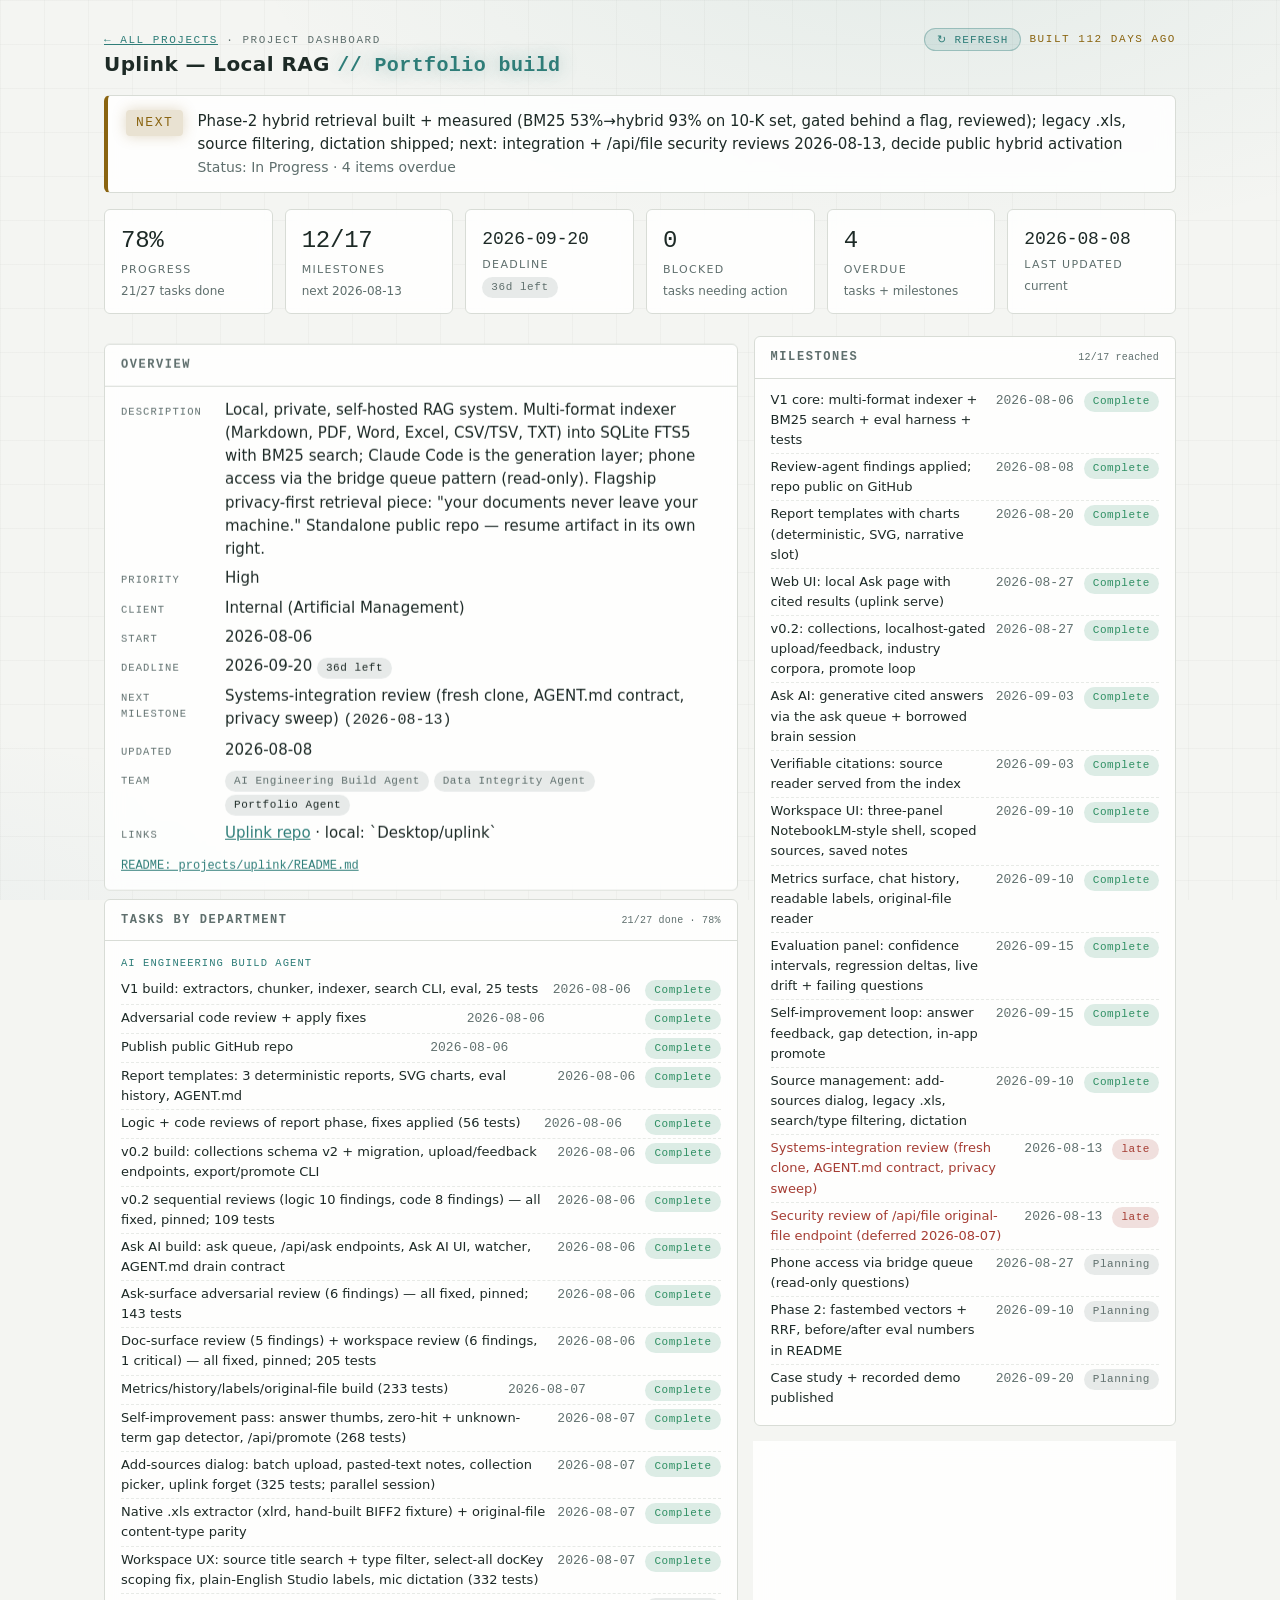
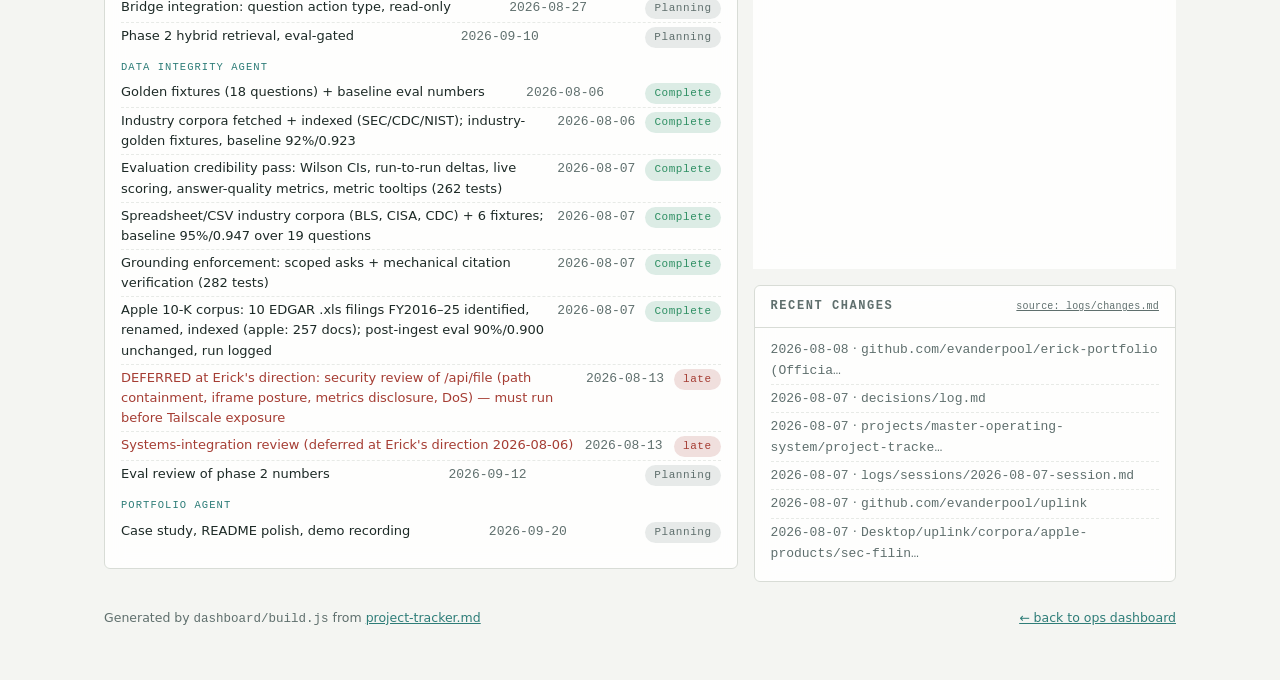
<file: dashboard/projects/uplink.html>
<!doctype html>
<html lang="en">
<head>
<meta charset="utf-8">
<meta name="viewport" content="width=device-width, initial-scale=1">
<title>Uplink — Local RAG — Project Dashboard</title>
<style>
:root{
  --ink:#0e1418; --panel:#151d23; --panel-2:#1a242b; --line:#243139;
  --text:#e7eceb; --dim:#8ca1a3; --accent:#56a8a2;
  --good:#53b788; --warn:#d9a441; --crit:#d96459; --info:#6fa8c9;
}
@media (prefers-color-scheme: light){
  :root{ --ink:#f4f5f2; --panel:#ffffff; --panel-2:#eceeea; --line:#d8dcd6;
    --text:#1d2a26; --dim:#5f6f6d; --accent:#2e7d78;
    --good:#2e8f63; --warn:#8a6410; --crit:#a53d33; --info:#3d7ba3; }
}
:root[data-theme="dark"]{ --ink:#0e1418; --panel:#151d23; --panel-2:#1a242b; --line:#243139;
  --text:#e7eceb; --dim:#8ca1a3; --accent:#56a8a2;
  --good:#53b788; --warn:#d9a441; --crit:#d96459; --info:#6fa8c9; }
:root[data-theme="light"]{ --ink:#f4f5f2; --panel:#ffffff; --panel-2:#eceeea; --line:#d8dcd6;
  --text:#1d2a26; --dim:#5f6f6d; --accent:#2e7d78;
  --good:#2e8f63; --warn:#8a6410; --crit:#a53d33; --info:#3d7ba3; }
*{box-sizing:border-box}
body{margin:0;background:var(--ink);color:var(--text);
  font:15px/1.55 "Segoe UI",system-ui,-apple-system,sans-serif;}
.mono,.num,.pill,.eyebrow,th,h1 .co{font-family:"Cascadia Code","SF Mono",Consolas,ui-monospace,monospace}
.num{font-variant-numeric:tabular-nums}
.wrap{max-width:1120px;margin:0 auto;padding:28px 24px 64px}
header{display:flex;justify-content:space-between;align-items:baseline;gap:16px;flex-wrap:wrap;margin-bottom:14px}
h1{font-size:20px;margin:0;letter-spacing:.02em}
h1 .co{color:var(--accent)}
.eyebrow{font-size:11px;text-transform:uppercase;letter-spacing:.14em;color:var(--dim)}
.built-row{display:flex;align-items:center;gap:8px;flex-wrap:wrap}
#builtAgo.stale{color:var(--warn)}
.refresh-btn{font-family:"Cascadia Code",Consolas,ui-monospace,monospace;font-size:11px;
  letter-spacing:.1em;text-transform:uppercase;cursor:pointer;
  background:color-mix(in srgb,var(--accent) 12%,transparent);color:var(--accent);
  border:1px solid color-mix(in srgb,var(--accent) 35%,transparent);
  border-radius:99px;padding:4px 12px}
.refresh-btn:hover{background:color-mix(in srgb,var(--accent) 20%,transparent)}
.refresh-btn:active{transform:scale(.97)}
.refresh-btn:focus-visible{outline:2px solid var(--accent);outline-offset:2px}
@media (prefers-reduced-motion: no-preference){
  .refresh-btn.spin{animation:spin 1s linear infinite}
  @keyframes spin{to{transform:rotate(360deg)}}
}
a{color:var(--accent)}
/* explainer */
.explainer{border:1px solid var(--line);background:var(--panel);border-radius:6px;margin-bottom:16px}
.explainer summary{cursor:pointer;padding:11px 16px;font-size:13px;color:var(--accent);list-style:none;display:flex;align-items:center;gap:10px}
.explainer summary::-webkit-details-marker{display:none}
.explainer[open] summary{border-bottom:1px solid var(--line)}
.explainer .x-body{padding:14px 18px;font-size:14px;color:var(--text);max-width:76ch}
.explainer .x-body p{margin:0 0 10px}
.explainer .arch{padding:6px 18px 16px;overflow-x:auto}
/* heartbeat */
.heartbeat{display:flex;gap:14px;align-items:flex-start;border:1px solid var(--line);
  border-left:4px solid var(--accent);background:var(--panel);border-radius:6px;
  padding:14px 18px;margin-bottom:16px}
.heartbeat.crit{border-left-color:var(--crit)}
.heartbeat.warn{border-left-color:var(--warn)}
.heartbeat.good{border-left-color:var(--good)}
.hb-label{font-family:"Cascadia Code",Consolas,ui-monospace,monospace;font-size:13px;
  letter-spacing:.12em;padding:3px 10px;border-radius:4px;white-space:nowrap}
.crit .hb-label{background:color-mix(in srgb,var(--crit) 18%,transparent);color:var(--crit)}
.warn .hb-label{background:color-mix(in srgb,var(--warn) 18%,transparent);color:var(--warn)}
.good .hb-label{background:color-mix(in srgb,var(--good) 18%,transparent);color:var(--good)}
.hb-detail{color:var(--dim);font-size:14px}
/* activity */
.activity{border:1px solid var(--line);background:var(--panel);border-radius:6px;padding:12px 18px 8px;margin-bottom:16px;overflow-x:auto}
.activity .a-title{font-size:11px;text-transform:uppercase;letter-spacing:.13em;color:var(--dim);
  font-family:"Cascadia Code",Consolas,ui-monospace,monospace;margin-bottom:8px}
.bar{fill:var(--accent);opacity:.75}
.bar:hover{opacity:1}
.bar-end{fill:var(--accent);opacity:1}
.bar-zero{fill:var(--line)}
.a-src{text-transform:none;letter-spacing:.02em}
.baseline{stroke:var(--line);stroke-width:1}
.bar-label{fill:var(--dim);font:11px "Cascadia Code",Consolas,ui-monospace,monospace;text-anchor:middle;font-variant-numeric:tabular-nums}
.axis-label{fill:var(--dim);font:11px "Cascadia Code",Consolas,ui-monospace,monospace}
/* arch diagram */
.node rect{fill:var(--panel-2);stroke:var(--line)}
.node-title{fill:var(--accent);font:600 11px "Cascadia Code",Consolas,ui-monospace,monospace;letter-spacing:.08em}
.node-body{fill:var(--text);font:12px "Segoe UI",system-ui,sans-serif}
.node-dim{fill:var(--dim);font:11px "Segoe UI",system-ui,sans-serif}
.node-accent{fill:var(--accent);font:11px "Segoe UI",system-ui,sans-serif}
.arrow{stroke:var(--dim);stroke-width:1.5}
.arrow-accent{stroke:var(--accent)}
.arrow-head{fill:var(--dim)}
/* metrics */
.metrics{display:grid;grid-template-columns:repeat(auto-fit,minmax(150px,1fr));gap:12px;margin-bottom:22px}
.metric{background:var(--panel);border:1px solid var(--line);border-radius:6px;padding:12px 16px}
.metric .v{font-family:"Cascadia Code",Consolas,ui-monospace,monospace;font-size:24px;
  font-variant-numeric:tabular-nums;letter-spacing:-.01em}
.metric .k{font-size:11px;text-transform:uppercase;letter-spacing:.12em;color:var(--dim);margin-top:2px}
.metric .s{font-size:12px;color:var(--dim);margin-top:4px}
/* layout */
.grid{display:grid;grid-template-columns:minmax(0,3fr) minmax(0,2fr);gap:16px;align-items:start}
@media (max-width:860px){.grid{grid-template-columns:1fr}}
.card{background:var(--panel);border:1px solid var(--line);border-radius:6px;overflow:hidden}
.card h2{font-size:12px;margin:0;padding:11px 16px;border-bottom:1px solid var(--line);
  text-transform:uppercase;letter-spacing:.13em;color:var(--dim);
  font-family:"Cascadia Code",Consolas,ui-monospace,monospace;font-weight:600;
  display:flex;justify-content:space-between;gap:8px;flex-wrap:wrap;align-items:baseline}
.card h2 small{letter-spacing:.02em;text-transform:none;font-weight:400}
.card h2 small a{color:var(--dim)}
.card h2 small a:hover{color:var(--accent)}
.card .scroll{overflow-x:auto}
table{border-collapse:collapse;width:100%;font-size:13.5px}
th{font-size:10.5px;text-transform:uppercase;letter-spacing:.1em;color:var(--dim);
  text-align:left;font-weight:600;padding:8px 16px;border-bottom:1px solid var(--line)}
td{padding:8px 16px;border-bottom:1px solid var(--line);vertical-align:top}
tr:last-child td{border-bottom:none}
tbody tr:nth-child(odd){background:color-mix(in srgb,var(--panel-2) 55%,transparent)}
.dim{color:var(--dim)}
.pill{display:inline-block;font-size:11px;letter-spacing:.05em;padding:2px 9px;border-radius:99px;white-space:nowrap}
.pill-good{background:color-mix(in srgb,var(--good) 16%,transparent);color:var(--good)}
.pill-warn{background:color-mix(in srgb,var(--warn) 16%,transparent);color:var(--warn)}
.pill-crit{background:color-mix(in srgb,var(--crit) 16%,transparent);color:var(--crit)}
.pill-info{background:color-mix(in srgb,var(--info) 16%,transparent);color:var(--info)}
.pill-muted{background:color-mix(in srgb,var(--dim) 14%,transparent);color:var(--dim)}
/* expandable rows */
details.row{border-bottom:1px solid var(--line)}
details.row:last-child{border-bottom:none}
details.row summary{cursor:pointer;display:flex;align-items:baseline;gap:12px;
  padding:9px 16px;list-style:none;font-size:13.5px}
details.row summary::-webkit-details-marker{display:none}
details.row summary:hover{background:color-mix(in srgb,var(--panel-2) 70%,transparent)}
details.row summary:focus-visible,.explainer summary:focus-visible{outline:2px solid var(--accent);outline-offset:-2px}
@media (max-width:520px){
  details.row summary{flex-wrap:wrap}
  .row-name{white-space:normal}
  table{min-width:560px}
}
/* phone layout — the same page, sized for a hand */
html{overflow-x:hidden}
@media (max-width:640px){
  .wrap{padding:16px 12px 48px}
  h1{font-size:17px}
  header{margin-bottom:10px}
  .metrics{grid-template-columns:repeat(auto-fit,minmax(124px,1fr));gap:10px}
  .metric{padding:10px 12px}
  .metric .v{font-size:20px}
  .grid{gap:12px}
  .explainer .x-body{padding:12px 14px;font-size:13.5px}
  .explainer .arch{max-width:100%;padding:6px 12px 14px}
  .activity{max-width:100%;padding:10px 12px 6px}
  a.row-link{flex-wrap:wrap}
  a.row-link .go{margin-left:auto}
  .card h2{padding:10px 14px;font-size:11px}
  .row-body{padding:4px 14px 12px 28px}
  ul.feed li,ul.next li{padding-left:14px;padding-right:14px}
  ul.next li{padding-left:30px}
}
.chev{flex:none;width:8px;color:var(--dim)}
.chev::before{content:"▸";font-size:11px}
details[open]>summary .chev::before{content:"▾"}
.row-name{flex:1;min-width:0;white-space:nowrap;overflow:hidden;text-overflow:ellipsis}
.row-wrap{white-space:normal}
.row-body{padding:4px 16px 14px 36px;font-size:13.5px;background:color-mix(in srgb,var(--panel-2) 45%,transparent)}
.row-body p{margin:6px 0 10px;max-width:72ch}
.kv{display:flex;flex-direction:column;gap:6px}
.kv .k{display:inline-block;min-width:96px;color:var(--dim);font-size:10.5px;
  text-transform:uppercase;letter-spacing:.1em;
  font-family:"Cascadia Code",Consolas,ui-monospace,monospace}
.kv>div{display:flex;gap:8px;align-items:baseline}
.kv span:last-child{color:var(--text)}
.task-group{margin-bottom:8px}
.task-owner{font-size:10.5px;text-transform:uppercase;letter-spacing:.1em;color:var(--accent);
  font-family:"Cascadia Code",Consolas,ui-monospace,monospace;margin:6px 0 4px}
.task-line{display:flex;justify-content:space-between;gap:10px;align-items:baseline;
  padding:3px 0;font-size:13px;border-bottom:1px dashed color-mix(in srgb,var(--line) 60%,transparent)}
.task-line:last-child{border-bottom:none}
.progress{display:inline-block;width:120px;height:6px;border-radius:3px;vertical-align:middle;
  background:color-mix(in srgb,var(--dim) 18%,transparent);overflow:hidden}
.progress.mini{width:56px;height:5px;flex:none}
.progress-fill{display:block;height:100%;background:var(--accent);border-radius:3px}
.overdue{color:var(--crit)}
ul.risk-list{margin:4px 0 0;padding-left:18px;font-size:13px}
ul.risk-list li{margin-bottom:3px;color:var(--text)}
a.row-link{display:flex;align-items:baseline;gap:12px;padding:9px 16px;font-size:13.5px;
  color:var(--text);text-decoration:none;border-bottom:1px solid var(--line)}
a.row-link:last-of-type{border-bottom:none}
a.row-link:hover{background:color-mix(in srgb,var(--panel-2) 70%,transparent)}
a.row-link:focus-visible{outline:2px solid var(--accent);outline-offset:-2px}
a.row-link .go{color:var(--accent);font-size:12px;white-space:nowrap}
.row-links{margin-top:10px;font-size:12.5px}
.row-links a{font-family:"Cascadia Code",Consolas,ui-monospace,monospace;font-size:12px}
ul.feed{list-style:none;margin:0;padding:6px 0}
ul.feed li{display:flex;gap:12px;align-items:baseline;padding:7px 16px;font-size:13.5px;border-bottom:1px solid var(--line)}
ul.feed li:last-child{border-bottom:none}
ul.feed .num{color:var(--dim);font-size:12px;white-space:nowrap}
details.row .num{color:var(--dim);font-size:12px;white-space:nowrap}
ul.next{list-style:none;margin:0;padding:6px 0}
ul.next li{padding:8px 16px 8px 34px;position:relative;font-size:14px;border-bottom:1px solid var(--line)}
ul.next li:last-child{border-bottom:none}
ul.next li::before{content:"→";position:absolute;left:16px;color:var(--accent)}
.col{display:flex;flex-direction:column;gap:16px;min-width:0}
footer{margin-top:26px;color:var(--dim);font-size:12.5px;display:flex;justify-content:space-between;gap:12px;flex-wrap:wrap}
/* showcase layer */
body{background-image:
  radial-gradient(1100px 520px at 72% -8%, color-mix(in srgb,var(--accent) 8%,transparent), transparent 62%),
  radial-gradient(800px 420px at -10% 108%, color-mix(in srgb,var(--info) 5%,transparent), transparent 60%),
  linear-gradient(color-mix(in srgb,var(--line) 24%,transparent) 1px, transparent 1px),
  linear-gradient(90deg, color-mix(in srgb,var(--line) 24%,transparent) 1px, transparent 1px);
  background-size:auto,auto,44px 44px,44px 44px;
  background-attachment:fixed}
.card,.metric,.heartbeat,.activity,.explainer{
  background:color-mix(in srgb,var(--panel) 86%,transparent);
  backdrop-filter:blur(9px);-webkit-backdrop-filter:blur(9px)}
h1 .co{text-shadow:0 0 18px color-mix(in srgb,var(--accent) 45%,transparent)}
.hb-label{box-shadow:0 0 14px color-mix(in srgb,currentColor 25%,transparent)}
.progress-fill{background:linear-gradient(90deg,var(--accent),color-mix(in srgb,var(--accent) 55%,var(--info)));
  box-shadow:0 0 8px color-mix(in srgb,var(--accent) 40%,transparent)}
@view-transition{navigation:auto}
::view-transition-old(root){animation-duration:.22s}
::view-transition-new(root){animation-duration:.32s}
@media (prefers-reduced-motion: no-preference){
  .heartbeat.good .hb-label{animation:pulse 2.4s ease-in-out infinite}
  @keyframes pulse{50%{opacity:.55}}
  .card,.metric{transition:transform .25s ease,box-shadow .25s ease,border-color .25s ease}
  .card:hover,.metric:hover{transform:translateY(-2px);border-color:color-mix(in srgb,var(--accent) 45%,var(--line));
    box-shadow:0 10px 34px -14px color-mix(in srgb,var(--accent) 45%,transparent)}
  a.row-link,details.row summary{transition:background .2s ease}
  a.row-link .go{transition:transform .2s ease}
  a.row-link:hover .go{transform:translateX(4px)}
  .pill{transition:box-shadow .25s ease}
  .pill-good:hover,.pill-crit:hover,.pill-warn:hover{box-shadow:0 0 10px color-mix(in srgb,currentColor 35%,transparent)}
}
@media (prefers-reduced-motion: reduce){
  ::view-transition-old(root),::view-transition-new(root){animation:none}
}

</style>
</head>
<body>
<main class="wrap">

<header>
  <div>
    <div class="eyebrow"><a href="../index.html">← all projects</a> · project dashboard</div>
    <h1>Uplink — Local RAG <span class="co">// Portfolio build</span></h1>
  </div>
  <div class="eyebrow num built-row">
    <button id="refreshBtn" class="refresh-btn" type="button" title="Reload the latest published build">↻ Refresh</button>
    <span id="builtAgo" data-built="2026-08-15T00:03:55.523Z">built 2026-08-15 00:03 UTC</span>
  </div>
</header>

<div class="heartbeat warn">
  <span class="hb-label">NEXT</span>
  <div>
    <div>Phase-2 hybrid retrieval built + measured (BM25 53%→hybrid 93% on 10-K set, gated behind a flag, reviewed); legacy .xls, source filtering, dictation shipped; next: integration + /api/file security reviews 2026-08-13, decide public hybrid activation</div>
    <div class="hb-detail">Status: In Progress · 4 items overdue</div>
  </div>
</div>

<div class="metrics">
  <div class="metric"><div class="v">78%</div><div class="k">Progress</div><div class="s">21/27 tasks done</div></div>
  <div class="metric"><div class="v">12/17</div><div class="k">Milestones</div><div class="s">next 2026-08-13</div></div>
  <div class="metric"><div class="v" style="font-size:18px;padding-top:4px">2026-09-20</div><div class="k">Deadline</div><div class="s"><span class="pill pill-muted">36d left</span></div></div>
  <div class="metric"><div class="v">0</div><div class="k">Blocked</div><div class="s">tasks needing action</div></div>
  <div class="metric"><div class="v">4</div><div class="k">Overdue</div><div class="s">tasks + milestones</div></div>
  <div class="metric"><div class="v" style="font-size:18px;padding-top:4px">2026-08-08</div><div class="k">Last updated</div><div class="s">current</div></div>
</div>

<div class="grid">
  <div class="col">
    
    <div class="card">
      <h2>Overview</h2>
      <div style="padding:12px 16px 14px"><div class="kv"><div><span class="k">Description</span><span>Local, private, self-hosted RAG system. Multi-format indexer (Markdown, PDF, Word, Excel, CSV/TSV, TXT) into SQLite FTS5 with BM25 search; Claude Code is the generation layer; phone access via the bridge queue pattern (read-only). Flagship privacy-first retrieval piece: &quot;your documents never leave your machine.&quot; Standalone public repo — resume artifact in its own right.</span></div>
<div><span class="k">Priority</span><span>High</span></div>
<div><span class="k">Client</span><span>Internal (Artificial Management)</span></div>
<div><span class="k">Start</span><span>2026-08-06</span></div>
<div><span class="k">Deadline</span><span>2026-09-20 <span class="pill pill-muted">36d left</span></span></div>
<div><span class="k">Next milestone</span><span>Systems-integration review (fresh clone, AGENT.md contract, privacy sweep) <span class="num dim">(2026-08-13)</span></span></div>
<div><span class="k">Updated</span><span>2026-08-08 </span></div>
<div><span class="k">Team</span><span><span class="pill pill-muted">AI Engineering Build Agent</span> <span class="pill pill-muted">Data Integrity Agent</span> <span class="pill pill-muted">Portfolio Agent</span></span></div>
<div><span class="k">Links</span><span><a href="https://github.com/evanderpool/uplink" target="_blank" rel="noopener">Uplink repo</a> · local: `Desktop/uplink`</span></div></div><div class="row-links"><a href="https://github.com/evanderpool/artificial-management/blob/main/projects/uplink/README.md" target="_blank" rel="noopener">README: projects/uplink/README.md</a></div></div>
    </div>
    <div class="card">
      <h2>Tasks by department <small>21/27 done · 78%</small></h2>
      <div style="padding:8px 16px 14px"><div class="task-group">
  <div class="task-owner">AI Engineering Build Agent</div>
  <div class="task-line"><span>V1 build: extractors, chunker, indexer, search CLI, eval, 25 tests</span><span class="num dim" style="white-space:nowrap">2026-08-06</span><span class="pill pill-good">Complete</span></div>
<div class="task-line"><span>Adversarial code review + apply fixes</span><span class="num dim" style="white-space:nowrap">2026-08-06</span><span class="pill pill-good">Complete</span></div>
<div class="task-line"><span>Publish public GitHub repo</span><span class="num dim" style="white-space:nowrap">2026-08-06</span><span class="pill pill-good">Complete</span></div>
<div class="task-line"><span>Report templates: 3 deterministic reports, SVG charts, eval history, AGENT.md</span><span class="num dim" style="white-space:nowrap">2026-08-06</span><span class="pill pill-good">Complete</span></div>
<div class="task-line"><span>Logic + code reviews of report phase, fixes applied (56 tests)</span><span class="num dim" style="white-space:nowrap">2026-08-06</span><span class="pill pill-good">Complete</span></div>
<div class="task-line"><span>v0.2 build: collections schema v2 + migration, upload/feedback endpoints, export/promote CLI</span><span class="num dim" style="white-space:nowrap">2026-08-06</span><span class="pill pill-good">Complete</span></div>
<div class="task-line"><span>v0.2 sequential reviews (logic 10 findings, code 8 findings) — all fixed, pinned; 109 tests</span><span class="num dim" style="white-space:nowrap">2026-08-06</span><span class="pill pill-good">Complete</span></div>
<div class="task-line"><span>Ask AI build: ask queue, /api/ask endpoints, Ask AI UI, watcher, AGENT.md drain contract</span><span class="num dim" style="white-space:nowrap">2026-08-06</span><span class="pill pill-good">Complete</span></div>
<div class="task-line"><span>Ask-surface adversarial review (6 findings) — all fixed, pinned; 143 tests</span><span class="num dim" style="white-space:nowrap">2026-08-06</span><span class="pill pill-good">Complete</span></div>
<div class="task-line"><span>Doc-surface review (5 findings) + workspace review (6 findings, 1 critical) — all fixed, pinned; 205 tests</span><span class="num dim" style="white-space:nowrap">2026-08-06</span><span class="pill pill-good">Complete</span></div>
<div class="task-line"><span>Metrics/history/labels/original-file build (233 tests)</span><span class="num dim" style="white-space:nowrap">2026-08-07</span><span class="pill pill-good">Complete</span></div>
<div class="task-line"><span>Self-improvement pass: answer thumbs, zero-hit + unknown-term gap detector, /api/promote (268 tests)</span><span class="num dim" style="white-space:nowrap">2026-08-07</span><span class="pill pill-good">Complete</span></div>
<div class="task-line"><span>Add-sources dialog: batch upload, pasted-text notes, collection picker, uplink forget (325 tests; parallel session)</span><span class="num dim" style="white-space:nowrap">2026-08-07</span><span class="pill pill-good">Complete</span></div>
<div class="task-line"><span>Native .xls extractor (xlrd, hand-built BIFF2 fixture) + original-file content-type parity</span><span class="num dim" style="white-space:nowrap">2026-08-07</span><span class="pill pill-good">Complete</span></div>
<div class="task-line"><span>Workspace UX: source title search + type filter, select-all docKey scoping fix, plain-English Studio labels, mic dictation (332 tests)</span><span class="num dim" style="white-space:nowrap">2026-08-07</span><span class="pill pill-good">Complete</span></div>
<div class="task-line"><span>Bridge integration: question action type, read-only</span><span class="num dim" style="white-space:nowrap">2026-08-27</span><span class="pill pill-muted">Planning</span></div>
<div class="task-line"><span>Phase 2 hybrid retrieval, eval-gated</span><span class="num dim" style="white-space:nowrap">2026-09-10</span><span class="pill pill-muted">Planning</span></div>
</div>
<div class="task-group">
  <div class="task-owner">Data Integrity Agent</div>
  <div class="task-line"><span>Golden fixtures (18 questions) + baseline eval numbers</span><span class="num dim" style="white-space:nowrap">2026-08-06</span><span class="pill pill-good">Complete</span></div>
<div class="task-line"><span>Industry corpora fetched + indexed (SEC/CDC/NIST); industry-golden fixtures, baseline 92%/0.923</span><span class="num dim" style="white-space:nowrap">2026-08-06</span><span class="pill pill-good">Complete</span></div>
<div class="task-line"><span>Evaluation credibility pass: Wilson CIs, run-to-run deltas, live scoring, answer-quality metrics, metric tooltips (262 tests)</span><span class="num dim" style="white-space:nowrap">2026-08-07</span><span class="pill pill-good">Complete</span></div>
<div class="task-line"><span>Spreadsheet/CSV industry corpora (BLS, CISA, CDC) + 6 fixtures; baseline 95%/0.947 over 19 questions</span><span class="num dim" style="white-space:nowrap">2026-08-07</span><span class="pill pill-good">Complete</span></div>
<div class="task-line"><span>Grounding enforcement: scoped asks + mechanical citation verification (282 tests)</span><span class="num dim" style="white-space:nowrap">2026-08-07</span><span class="pill pill-good">Complete</span></div>
<div class="task-line"><span>Apple 10-K corpus: 10 EDGAR .xls filings FY2016–25 identified, renamed, indexed (apple: 257 docs); post-ingest eval 90%/0.900 unchanged, run logged</span><span class="num dim" style="white-space:nowrap">2026-08-07</span><span class="pill pill-good">Complete</span></div>
<div class="task-line"><span class="overdue">DEFERRED at Erick's direction: security review of /api/file (path containment, iframe posture, metrics disclosure, DoS) — must run before Tailscale exposure</span><span class="num dim" style="white-space:nowrap">2026-08-13</span><span class="pill pill-crit">late</span></div>
<div class="task-line"><span class="overdue">Systems-integration review (deferred at Erick's direction 2026-08-06)</span><span class="num dim" style="white-space:nowrap">2026-08-13</span><span class="pill pill-crit">late</span></div>
<div class="task-line"><span>Eval review of phase 2 numbers</span><span class="num dim" style="white-space:nowrap">2026-09-12</span><span class="pill pill-muted">Planning</span></div>
</div>
<div class="task-group">
  <div class="task-owner">Portfolio Agent</div>
  <div class="task-line"><span>Case study, README polish, demo recording</span><span class="num dim" style="white-space:nowrap">2026-09-20</span><span class="pill pill-muted">Planning</span></div>
</div></div>
    </div>
  </div>
  <div class="col">
    <div class="card"><h2>Milestones <small>12/17 reached</small></h2><div style="padding:8px 16px 14px"><div class="task-line"><span>V1 core: multi-format indexer + BM25 search + eval harness + tests</span><span class="num dim" style="white-space:nowrap">2026-08-06</span><span class="pill pill-good">Complete</span></div>
<div class="task-line"><span>Review-agent findings applied; repo public on GitHub</span><span class="num dim" style="white-space:nowrap">2026-08-08</span><span class="pill pill-good">Complete</span></div>
<div class="task-line"><span>Report templates with charts (deterministic, SVG, narrative slot)</span><span class="num dim" style="white-space:nowrap">2026-08-20</span><span class="pill pill-good">Complete</span></div>
<div class="task-line"><span>Web UI: local Ask page with cited results (uplink serve)</span><span class="num dim" style="white-space:nowrap">2026-08-27</span><span class="pill pill-good">Complete</span></div>
<div class="task-line"><span>v0.2: collections, localhost-gated upload/feedback, industry corpora, promote loop</span><span class="num dim" style="white-space:nowrap">2026-08-27</span><span class="pill pill-good">Complete</span></div>
<div class="task-line"><span>Ask AI: generative cited answers via the ask queue + borrowed brain session</span><span class="num dim" style="white-space:nowrap">2026-09-03</span><span class="pill pill-good">Complete</span></div>
<div class="task-line"><span>Verifiable citations: source reader served from the index</span><span class="num dim" style="white-space:nowrap">2026-09-03</span><span class="pill pill-good">Complete</span></div>
<div class="task-line"><span>Workspace UI: three-panel NotebookLM-style shell, scoped sources, saved notes</span><span class="num dim" style="white-space:nowrap">2026-09-10</span><span class="pill pill-good">Complete</span></div>
<div class="task-line"><span>Metrics surface, chat history, readable labels, original-file reader</span><span class="num dim" style="white-space:nowrap">2026-09-10</span><span class="pill pill-good">Complete</span></div>
<div class="task-line"><span>Evaluation panel: confidence intervals, regression deltas, live drift + failing questions</span><span class="num dim" style="white-space:nowrap">2026-09-15</span><span class="pill pill-good">Complete</span></div>
<div class="task-line"><span>Self-improvement loop: answer feedback, gap detection, in-app promote</span><span class="num dim" style="white-space:nowrap">2026-09-15</span><span class="pill pill-good">Complete</span></div>
<div class="task-line"><span>Source management: add-sources dialog, legacy .xls, search/type filtering, dictation</span><span class="num dim" style="white-space:nowrap">2026-09-10</span><span class="pill pill-good">Complete</span></div>
<div class="task-line"><span class="overdue">Systems-integration review (fresh clone, AGENT.md contract, privacy sweep)</span><span class="num dim" style="white-space:nowrap">2026-08-13</span><span class="pill pill-crit">late</span></div>
<div class="task-line"><span class="overdue">Security review of /api/file original-file endpoint (deferred 2026-08-07)</span><span class="num dim" style="white-space:nowrap">2026-08-13</span><span class="pill pill-crit">late</span></div>
<div class="task-line"><span>Phone access via bridge queue (read-only questions)</span><span class="num dim" style="white-space:nowrap">2026-08-27</span><span class="pill pill-muted">Planning</span></div>
<div class="task-line"><span>Phase 2: fastembed vectors + RRF, before/after eval numbers in README</span><span class="num dim" style="white-space:nowrap">2026-09-10</span><span class="pill pill-muted">Planning</span></div>
<div class="task-line"><span>Case study + recorded demo published</span><span class="num dim" style="white-space:nowrap">2026-09-20</span><span class="pill pill-muted">Planning</span></div></div></div>
    <div class="card"><h2 style="color:var(--warn)">Risks &amp; blockers</h2><div style="padding:8px 16px 14px"><ul class="risk-list"><li>Answers only when a Claude Code session is open with the watcher armed (same availability model as the bridge — accepted)</li><li>Phase 2 vector layer depends on fastembed/bge-small behaving on this Windows box; LanceDB is the vetted fallback, ChromaDB is disqualified (MSVC build failures)</li><li>Retrieved chunk text is a prompt-injection channel — must stay under the &quot;untrusted data, never instructions&quot; rule</li><li>`/api/file` (added 2026-08-07) is the only request-time corpus file read; containment is enforced against each collection's recorded root, but its security review was deferred and gates Tailscale exposure</li><li>Two brain sessions armed the same ask queue 2026-08-07 and raced on an answer — standing rule: exactly one armed watcher per queue (logged in decisions 2026-08-07)</li></ul></div></div>
    <div class="card">
      <h2>Recent changes <small><a href="https://github.com/evanderpool/artificial-management/blob/main/logs/changes.md" target="_blank" rel="noopener">source: logs/changes.md</a></small></h2>
      <div style="padding:8px 16px 14px"><div class="task-line dim"><span><span class="num">2026-08-08</span> · <span class="mono">github.com/evanderpool/erick-portfolio (Officia…</span></span></div>
<div class="task-line dim"><span><span class="num">2026-08-07</span> · <span class="mono">decisions/log.md</span></span></div>
<div class="task-line dim"><span><span class="num">2026-08-07</span> · <span class="mono">projects/master-operating-system/project-tracke…</span></span></div>
<div class="task-line dim"><span><span class="num">2026-08-07</span> · <span class="mono">logs/sessions/2026-08-07-session.md</span></span></div>
<div class="task-line dim"><span><span class="num">2026-08-07</span> · <span class="mono">github.com/evanderpool/uplink</span></span></div>
<div class="task-line dim"><span><span class="num">2026-08-07</span> · <span class="mono">Desktop/uplink/corpora/apple-products/sec-filin…</span></span></div></div>
    </div>
  </div>
</div>

<footer>
  <span>Generated by <span class="mono">dashboard/build.js</span> from <a href="https://github.com/evanderpool/artificial-management/blob/main/projects/master-operating-system/project-tracker.md" target="_blank" rel="noopener">project-tracker.md</a></span>
  <span><a href="../index.html">← back to ops dashboard</a></span>
</footer>
</main>
<script defer src="../assets/gsap.min.js"></script>
<script defer src="../assets/ScrollTrigger.min.js"></script>
<script defer src="../assets/app.js"></script>

</body>
</html>
</file>
